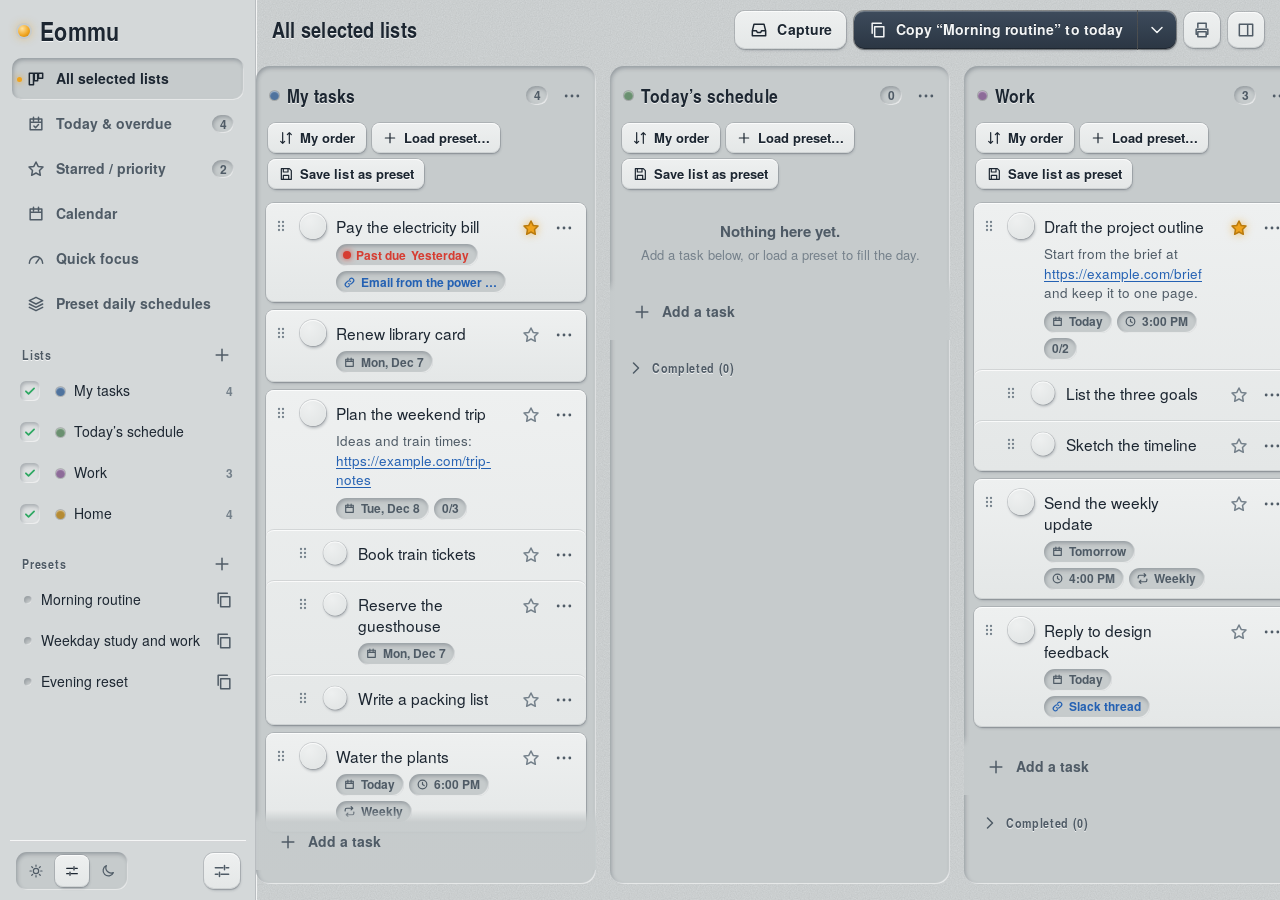
<file: index.html>
<!doctype html>
<html lang="en" data-theme="light">
<head>
<meta charset="utf-8">
<meta name="viewport" content="width=device-width, initial-scale=1, viewport-fit=cover">
<title>Eommu</title>
<meta name="description" content="Eommu is a tasks and daily schedule app that works offline and keeps everything on your device.">
<meta name="theme-color" content="#d7dadb">
<link rel="manifest" href="manifest.webmanifest">
<link rel="icon" href="icons/icon.svg" type="image/svg+xml">
<link rel="apple-touch-icon" href="icons/apple-touch-icon.png">
<meta name="mobile-web-app-capable" content="yes">
<meta name="apple-mobile-web-app-capable" content="yes">
<meta name="apple-mobile-web-app-title" content="Eommu">
<meta name="apple-mobile-web-app-status-bar-style" content="default">
<script>
/* set the theme before first paint so dark mode never flashes light */
try {
  var s = JSON.parse(localStorage.getItem('eommu.v1') || '{}'), t = s.settings && s.settings.theme;
  var dark = t === 'dark' || ((!t || t === 'system') && window.matchMedia && matchMedia('(prefers-color-scheme: dark)').matches);
  document.documentElement.setAttribute('data-theme', dark ? 'dark' : 'light');
} catch (e) {}
</script>
<style>
/* Eommu. One light source (top left). Trays are pressed in, keys and plates stand proud,
   labels are engraved. Amber is the only lamp colour; green means done, red means late. */

@font-face { font-family: 'Heros'; font-weight: 400; font-style: normal; font-display: swap; src: url([data-uri]) format('woff'); }
@font-face { font-family: 'Heros'; font-weight: 700; font-style: normal; font-display: swap; src: url([data-uri]) format('woff'); }
@font-face { font-family: 'HerosCn'; font-weight: 700; font-style: normal; font-display: swap; src: url([data-uri]) format('woff'); }

:root {
  --bg: #d4d8d9;          /* chassis */
  --tray: #c6cbcc;        /* recessed wells */
  --card: #e4e7e7;        /* raised plates */
  --card-hi: #eef0f0;
  --field: #dde0e1;
  --ink: #1c2631;
  --ink2: #4f5b66;
  --ink3: #75818b;
  --hi: rgba(255, 255, 255, .78);
  --lo: rgba(28, 38, 49, .30);
  --lo-soft: rgba(28, 38, 49, .11);
  --line: rgba(28, 38, 49, .15);
  --amber: #f0a31c;
  --amber-deep: #b97a0c;
  --green: #2fa863;
  --red: #d63d32;
  --focus: #2461b3;
  --key: #2b3643;
  --key-hi: #3d4b5c;
  --on-key: #f3f5f6;
  --pig0: #4f739e; --pig1: #6a9070; --pig2: #8d6b99; --pig3: #b58b34; --pig4: #3f8c8e; --pig5: #b2606f;
  --sh-raise: inset 0 1px 0 var(--hi), inset 0 -1px 0 var(--lo-soft), 1px 2px 3px -1px var(--lo), 0 0 0 1px var(--line);
  --sh-sink: inset 1px 2px 4px var(--lo), inset -1px -1px 1px var(--hi);
  --sh-press: inset 1px 2px 3px var(--lo), 0 0 0 1px var(--line);
  --font: 'Heros', 'Helvetica Neue', Helvetica, Arial, sans-serif;
  --font-cn: 'HerosCn', 'Heros', 'Arial Narrow', Arial, sans-serif;
  --safe-b: env(safe-area-inset-bottom, 0px);
  --safe-t: env(safe-area-inset-top, 0px);
  color-scheme: light;
}
:root[data-theme='dark'] {
  --bg: #2a2d30; --tray: #1f2124; --card: #35393d; --card-hi: #3e4348; --field: #25282b;
  --ink: #e8eaec; --ink2: #aab2b9; --ink3: #7f8890;
  --hi: rgba(255, 255, 255, .075); --lo: rgba(0, 0, 0, .6); --lo-soft: rgba(0, 0, 0, .32); --line: rgba(255, 255, 255, .09);
  --amber: #ffb52e; --amber-deep: #d68a10; --green: #43c77c; --red: #ef5d52; --focus: #6aa4f0;
  --key: #566679; --key-hi: #6a7b90; --on-key: #fff;
  color-scheme: dark;
}

* { box-sizing: border-box; -webkit-tap-highlight-color: transparent; }
html, body { height: 100%; margin: 0; }
body {
  font: 15px/1.4 var(--font); color: var(--ink); background: var(--bg); overflow: hidden;
  -webkit-font-smoothing: antialiased; text-rendering: optimizeLegibility; touch-action: manipulation; overscroll-behavior: none;
}
/* matte plastic grain */
body::before {
  content: ''; position: fixed; inset: 0; pointer-events: none; z-index: 0; opacity: .16; mix-blend-mode: multiply;
  background-image: url("data:image/svg+xml;utf8,<svg xmlns='http://www.w3.org/2000/svg' width='180' height='180'><filter id='n'><feTurbulence type='fractalNoise' baseFrequency='.85' numOctaves='2' stitchTiles='stitch'/><feColorMatrix values='0 0 0 0 0 0 0 0 0 0 0 0 0 0 0 0 0 0 .55 0'/></filter><rect width='100%' height='100%' filter='url(%23n)'/></svg>");
}
:root[data-theme='dark'] body::before { opacity: .22; mix-blend-mode: screen; }
button, input, select, textarea { font: inherit; color: inherit; }
button { cursor: pointer; }
:focus-visible { outline: 2px solid var(--focus); outline-offset: 2px; }
h1, h2, h3, p { margin: 0; }
[hidden] { display: none !important; }
kbd { font: 12px var(--font); padding: 1px 6px; border-radius: 4px; background: var(--card); box-shadow: var(--sh-raise); }

/* ---------- icons and small controls ---------- */
.ic { width: 20px; height: 20px; flex: none; fill: none; stroke: currentColor; stroke-width: 1.8; stroke-linecap: round; stroke-linejoin: round; }
.ic.dots { stroke-width: 3.4; }
.ic.ph { stroke: none; }
.ic.turn { transform: rotate(90deg); }
.ic { transition: transform .12s; }

.ibtn {
  width: 36px; height: 36px; display: inline-grid; place-items: center; flex: none; border: 0; border-radius: 10px; padding: 0;
  background: linear-gradient(180deg, var(--card-hi), var(--card)); box-shadow: var(--sh-raise); color: var(--ink2);
}
.ibtn:active, .ibtn.on { box-shadow: var(--sh-press); background: var(--tray); color: var(--ink); }
.ibtn.quiet { background: transparent; box-shadow: none; width: 32px; height: 32px; }
.ibtn.quiet:hover { background: var(--lo-soft); }
.ibtn.quiet:active { box-shadow: var(--sh-press); }
.ibtn.danger-i:hover { color: var(--red); }

.key {
  display: inline-flex; align-items: center; justify-content: center; gap: 8px; min-height: 38px; padding: 0 14px; border: 0; border-radius: 10px;
  background: linear-gradient(180deg, var(--card-hi), var(--card)); box-shadow: var(--sh-raise); color: var(--ink);
  font-weight: 700; font-size: 14px; letter-spacing: .005em; text-shadow: 0 1px 0 var(--hi); white-space: nowrap; transition: transform .06s;
}
.key:active { box-shadow: var(--sh-press); transform: translateY(1px); background: var(--tray); }
.key.small { min-height: 30px; padding: 0 10px; font-size: 13px; gap: 6px; border-radius: 8px; }
.key.small .ic { width: 16px; height: 16px; }
.key.primary {
  background: linear-gradient(180deg, var(--key-hi), var(--key)); color: var(--on-key); text-shadow: 0 -1px 0 rgba(0, 0, 0, .35);
  box-shadow: inset 0 1px 0 rgba(255, 255, 255, .22), inset 0 -1px 0 rgba(0, 0, 0, .3), 1px 2px 3px -1px var(--lo), 0 0 0 1px rgba(0, 0, 0, .35);
}
.key.primary:active { background: var(--key); box-shadow: inset 1px 2px 4px rgba(0, 0, 0, .5), 0 0 0 1px rgba(0, 0, 0, .35); }
.key.danger { color: var(--red); }
.key.left { margin-right: auto; }
.linkbtn { border: 0; background: none; padding: 2px 4px; color: var(--focus); font-weight: 700; font-size: 13px; text-decoration: underline; text-underline-offset: 3px; }

.field {
  width: 100%; min-height: 40px; padding: 8px 11px; border: 0; border-radius: 8px; background: var(--field); box-shadow: var(--sh-sink);
  font-size: 15px; color: var(--ink); resize: vertical;
}
.field::placeholder, .title::placeholder { color: var(--ink3); }
select.field { appearance: none; padding-right: 32px; background-image: url("data:image/svg+xml;utf8,<svg xmlns='http://www.w3.org/2000/svg' width='14' height='14' viewBox='0 0 24 24' fill='none' stroke='%23788591' stroke-width='3' stroke-linecap='round' stroke-linejoin='round'><path d='M6 9l6 6 6-6'/></svg>"); background-repeat: no-repeat; background-position: right 11px center; }
.field.num { width: 84px; }
.field.time { width: 128px; }

.seg { display: inline-flex; padding: 3px; gap: 2px; border-radius: 11px; background: var(--tray); box-shadow: var(--sh-sink); }
.seg button { display: inline-flex; align-items: center; gap: 6px; min-height: 32px; padding: 0 12px; border: 0; border-radius: 8px; background: none; color: var(--ink2); font-weight: 700; font-size: 13px; }
.seg button.on { background: linear-gradient(180deg, var(--card-hi), var(--card)); box-shadow: var(--sh-raise); color: var(--ink); }
.seg .ic { width: 16px; height: 16px; }
.seg.icons button { padding: 0 9px; }

.switch { position: relative; width: 52px; height: 30px; flex: none; border: 0; padding: 0; border-radius: 15px; background: var(--tray); box-shadow: var(--sh-sink); transition: background .15s; }
.switch .knob { position: absolute; top: 3px; left: 3px; width: 24px; height: 24px; border-radius: 50%; background: radial-gradient(circle at 35% 30%, var(--card-hi), var(--card) 70%); box-shadow: 1px 2px 3px var(--lo), inset 0 1px 0 var(--hi); transition: transform .15s; }
.switch.on { background: color-mix(in srgb, var(--amber) 55%, var(--tray)); }
.switch.on .knob { transform: translateX(22px); }

.pills { display: flex; flex-wrap: wrap; gap: 6px; }
.pill { min-width: 44px; min-height: 36px; padding: 0 10px; border: 0; border-radius: 18px; background: linear-gradient(180deg, var(--card-hi), var(--card)); box-shadow: var(--sh-raise); font-weight: 700; font-size: 13px; color: var(--ink2); }
.pill.on { background: var(--tray); box-shadow: var(--sh-press); color: var(--ink); position: relative; }
.pill.on::after { content: ''; position: absolute; top: 5px; right: 7px; width: 5px; height: 5px; border-radius: 50%; background: var(--amber); box-shadow: 0 0 5px var(--amber); }

.count { display: inline-block; min-width: 22px; padding: 1px 7px; border-radius: 11px; background: var(--tray); box-shadow: var(--sh-sink); font-size: 12px; font-weight: 700; text-align: center; color: var(--ink2); font-variant-numeric: tabular-nums; }
.count.soft { background: none; box-shadow: none; color: var(--ink3); }
.dot { display: inline-block; width: 9px; height: 9px; border-radius: 50%; flex: none; background: var(--pig0); box-shadow: inset 0 1px 1px rgba(255, 255, 255, .5), 0 0 0 1px rgba(0, 0, 0, .18); }
.c0 .dot, .dot.c0 { background: var(--pig0); } .c1 .dot, .dot.c1 { background: var(--pig1); } .c2 .dot, .dot.c2 { background: var(--pig2); }
.c3 .dot, .dot.c3 { background: var(--pig3); } .c4 .dot, .dot.c4 { background: var(--pig4); } .c5 .dot, .dot.c5 { background: var(--pig5); }
.led { display: inline-block; width: 8px; height: 8px; border-radius: 50%; flex: none; background: var(--red); box-shadow: 0 0 6px var(--red); }
.lamp { width: 12px; height: 12px; border-radius: 50%; background: radial-gradient(circle at 35% 30%, #ffe3a0, var(--amber) 60%, var(--amber-deep)); box-shadow: 0 0 0 2px var(--tray), 0 0 10px rgba(240, 163, 28, .7); }
.lamp-sm { display: inline-block; width: 8px; height: 8px; border-radius: 50%; flex: none; background: var(--tray); box-shadow: var(--sh-sink); }
.lamp-sm.lit { background: var(--amber); box-shadow: 0 0 6px var(--amber); }

.help { font-size: 13px; color: var(--ink2); line-height: 1.45; }
.empty-note { font-size: 13px; color: var(--ink3); padding: 6px 4px; }
.empty-note.center { text-align: center; padding: 22px; }
.plain { font-size: 15px; line-height: 1.5; }
.engr { text-shadow: 0 1px 0 var(--hi); }

/* ---------- shell ---------- */
#app { position: relative; z-index: 1; display: grid; grid-template-columns: 256px minmax(0, 1fr); height: 100dvh; }
.stage { display: flex; flex-direction: column; min-width: 0; height: 100dvh; padding-top: var(--safe-t); }
.main { flex: 1; min-height: 0; overflow: auto; }
.main.v-board { overflow: hidden; }

.side { display: flex; flex-direction: column; min-height: 0; padding: 14px 10px 10px; background: var(--bg); box-shadow: inset -1px 0 0 var(--line), 1px 0 0 var(--hi); }
.brand { display: flex; align-items: center; gap: 10px; padding: 4px 8px 14px; }
.brand h1 { font: 700 26px/1 var(--font-cn); letter-spacing: .01em; text-shadow: 0 1px 0 var(--hi); }
.side-scroll { flex: 1; min-height: 0; overflow-y: auto; padding: 0 2px; }
.nav { display: grid; gap: 3px; margin-bottom: 14px; }
.nav-item { position: relative; display: flex; align-items: center; gap: 10px; min-height: 42px; padding: 0 10px 0 14px; border: 0; border-radius: 10px; background: none; text-align: left; font-weight: 700; font-size: 14px; color: var(--ink2); }
.nav-item .lbl { flex: 1; }
.nav-item:hover { background: var(--lo-soft); }
.nav-item.on { background: var(--tray); box-shadow: var(--sh-sink); color: var(--ink); }
.nav-item.on::before { content: ''; position: absolute; left: 5px; top: 50%; width: 5px; height: 5px; margin-top: -2.5px; border-radius: 50%; background: var(--amber); box-shadow: 0 0 6px var(--amber); }
.grp { margin-bottom: 14px; }
.grp header { display: flex; align-items: center; justify-content: space-between; padding: 0 6px 0 10px; }
.grp h3 { font: 700 13px var(--font-cn); letter-spacing: .06em; color: var(--ink2); text-shadow: 0 1px 0 var(--hi); }
.grp-rows { display: grid; grid-template-columns: minmax(0, 1fr); gap: 1px; }
.list-row, .preset-row { display: flex; align-items: center; gap: 4px; padding-right: 4px; border-radius: 9px; min-height: 40px; }
.preset-row.on { background: var(--tray); box-shadow: var(--sh-sink); }
.vis { position: relative; width: 36px; height: 36px; display: grid; place-items: center; flex: none; cursor: pointer; }
.vis input { position: absolute; inset: 0; opacity: 0; margin: 0; cursor: pointer; }
.vis .box, .ck .box { width: 20px; height: 20px; display: grid; place-items: center; border-radius: 6px; background: var(--field); box-shadow: var(--sh-sink); color: transparent; }
.vis .box .ic, .ck .box .ic { width: 14px; height: 14px; stroke-width: 3; }
.vis input:checked + .box, .ck input:checked + .box { color: var(--green); }
.vis input:focus-visible + .box, .ck input:focus-visible + .box { outline: 2px solid var(--focus); outline-offset: 2px; }
.lname { flex: 1; min-width: 0; display: flex; align-items: center; gap: 9px; min-height: 38px; padding: 0 4px; border: 0; background: none; text-align: left; font-size: 14px; color: var(--ink); }
.lname .lbl { overflow: hidden; text-overflow: ellipsis; white-space: nowrap; }
.preset-row .lname { padding-left: 12px; }
.side-foot { display: flex; align-items: center; justify-content: space-between; gap: 8px; padding: 10px 6px 0; margin-top: 6px; box-shadow: 0 -1px 0 var(--line), 0 -2px 0 var(--hi); }
.scrim { display: none; }

.topbar { display: flex; align-items: center; gap: 12px; min-height: 60px; padding: 10px 16px; flex: none; }
.menu-btn { display: none; }
.view-title { flex: 1; min-width: 0; font: 700 22px/1.1 var(--font-cn); letter-spacing: .01em; text-shadow: 0 1px 0 var(--hi); overflow: hidden; text-overflow: ellipsis; white-space: nowrap; }
.bar-actions { display: flex; align-items: center; gap: 8px; }
.split { display: inline-flex; }
.split .key:first-child { border-radius: 10px 0 0 10px; }
.split .key.caret { border-radius: 0 10px 10px 0; padding: 0 9px; margin-left: 1px; min-width: 36px; }
.split .pname { max-width: 150px; overflow: hidden; text-overflow: ellipsis; white-space: nowrap; font-weight: 700; }
.split .lbl { display: inline-flex; gap: 4px; align-items: baseline; max-width: 300px; }
.split.wide { display: flex; width: 100%; }
.split.wide .key:first-child { flex: 1; }

.tabbar { display: none; }

/* ---------- board ---------- */
.board { display: flex; align-items: stretch; gap: 14px; height: 100%; padding: 6px 16px 16px; overflow-x: auto; overflow-y: hidden; scroll-snap-type: x proximity; }
.col { flex: none; width: 340px; display: flex; flex-direction: column; min-height: 0; border-radius: 14px; background: var(--tray); box-shadow: var(--sh-sink); scroll-snap-align: start; }
.col.ping { animation: ping .9s ease-out; }
@keyframes ping { 0% { box-shadow: var(--sh-sink), 0 0 0 3px var(--amber); } 100% { box-shadow: var(--sh-sink), 0 0 0 3px transparent; } }
.col.drop-hot, .drop-hot { outline: 2px dashed var(--amber); outline-offset: -4px; }
.col-head { display: flex; align-items: center; gap: 8px; padding: 12px 8px 4px 14px; }
.col-title { flex: 1; min-width: 0; padding: 4px 6px; margin-left: -6px; border: 0; border-radius: 6px; background: transparent; font: 700 19px var(--font-cn); letter-spacing: .01em; color: var(--ink); text-shadow: 0 1px 0 var(--hi); text-overflow: ellipsis; }
.col-title:hover { background: var(--lo-soft); }
.col-title:focus { background: var(--field); box-shadow: var(--sh-sink); outline: none; }
.col-tools { display: flex; flex-wrap: wrap; gap: 6px; padding: 6px 12px 10px; }
.col-body { flex: 1; min-height: 0; overflow-y: auto; padding: 4px 10px 14px; }
.new-col { flex: none; width: 200px; align-self: flex-start; display: flex; align-items: center; justify-content: center; gap: 8px; min-height: 56px; border: 2px dashed var(--line); border-radius: 14px; background: none; font-weight: 700; color: var(--ink2); }
.new-col:hover { border-color: var(--ink3); }

.sec-head { display: flex; align-items: center; justify-content: space-between; padding: 12px 6px 6px; font: 700 13px var(--font-cn); letter-spacing: .06em; color: var(--ink2); text-shadow: 0 1px 0 var(--hi); }
.sec-head.past { color: var(--red); }
.empty { padding: 18px 8px 10px; text-align: center; }
.empty p { font-weight: 700; color: var(--ink2); }
.empty .sub, .blank .sub { font-weight: 400; font-size: 13px; color: var(--ink3); margin-top: 4px; }
.blank { display: grid; place-content: center; justify-items: center; gap: 10px; min-height: 60%; padding: 32px 20px; text-align: center; }
.blank .big { font: 700 22px var(--font-cn); text-shadow: 0 1px 0 var(--hi); }
.blank .sub { max-width: 34ch; margin: 0; }

/* the unit: a parent and its subtasks stay together as one plate */
.unit { margin: 0 0 8px; border-radius: 8px; background: linear-gradient(180deg, var(--card-hi), var(--card)); box-shadow: var(--sh-raise); }
.drag-src { opacity: .35; }
.subs { position: relative; }
.subs .task { border-top: 1px solid var(--lo-soft); box-shadow: 0 1px 0 var(--hi) inset; }
.task { touch-action: pan-y; position: relative; display: grid; grid-template-columns: auto 28px minmax(0, 1fr) auto; align-items: start; gap: 4px 8px; padding: 9px 6px 9px 4px; border-radius: 8px; }
.task:focus-visible { outline-offset: -2px; }
.task.sub { padding-left: 26px; }
.task.sub .check { transform: scale(.88); }
.task.starred { }
.grip { display: grid; place-items: center; width: 22px; height: 30px; color: var(--ink3); cursor: grab; touch-action: none; margin-left: 0; margin-top: -1px; }
.grip .ic { width: 16px; height: 16px; }
.task:not(:has(.grip)) { grid-template-columns: 28px minmax(0, 1fr) auto; padding-left: 10px; }
.task.sub:not(:has(.grip)) { padding-left: 30px; }

.check { position: relative; width: 26px; height: 26px; margin-top: 1px; padding: 0; border: 0; border-radius: 50%; display: grid; place-items: center; flex: none;
  background: radial-gradient(circle at 35% 28%, var(--card-hi), var(--card) 68%); box-shadow: 1px 2px 3px var(--lo), inset 0 1px 0 var(--hi), 0 0 0 1px var(--line); color: transparent; }
.check::after { content: ''; position: absolute; inset: -6px -8px -6px -3px; }
.check .ic { width: 15px; height: 15px; stroke-width: 3.2; }
.check:hover { color: var(--ink3); }
.check[aria-checked='true'] { background: var(--tray); box-shadow: var(--sh-sink); color: var(--green); }
.check[aria-checked='true'] .ic { filter: drop-shadow(0 0 3px color-mix(in srgb, var(--green) 70%, transparent)); }
.check.ghost { background: none; box-shadow: var(--sh-sink); }
.check.mini { width: 18px; height: 18px; margin: 0; }
.check.mini .ic { width: 11px; height: 11px; }
.check.mini::after { inset: -6px; }

.body { min-width: 0; padding-top: 2px; }
.title { display: block; width: 100%; padding: 2px 4px; margin: 0 0 0 -4px; border: 0; border-radius: 5px; resize: none; overflow: hidden; background: transparent; font-size: 15.5px; line-height: 1.35; color: var(--ink); }
.title:hover { background: var(--lo-soft); }
.title:focus { background: var(--field); box-shadow: var(--sh-sink); outline: none; }
.task.done .title { text-decoration: line-through; text-decoration-thickness: 1.5px; color: var(--ink3); }
.task.done .badge { opacity: .7; }
.notes { margin: 2px 0 0 -4px; padding: 3px 4px; border-radius: 5px; font-size: 13.5px; line-height: 1.45; color: var(--ink2); white-space: pre-wrap; overflow-wrap: anywhere; cursor: text; }
.notes:hover { background: var(--lo-soft); }
.notes a { color: var(--focus); text-underline-offset: 2px; }
.notes-in { width: 100%; padding: 5px 6px; border: 0; border-radius: 6px; background: var(--field); box-shadow: var(--sh-sink); font-size: 13.5px; line-height: 1.45; resize: none; overflow: hidden; margin-left: -4px; }
.notes.open { margin-left: 0; }
.meta { display: flex; flex-wrap: wrap; gap: 5px; margin-top: 5px; }
.badge { display: inline-flex; align-items: center; gap: 5px; max-width: 100%; min-height: 22px; padding: 0 9px 0 7px; border: 0; border-radius: 11px; background: var(--tray); box-shadow: var(--sh-sink); font-size: 12px; font-weight: 700; color: var(--ink2); text-decoration: none; white-space: nowrap; }
.badge .ic { width: 13px; height: 13px; stroke-width: 2.2; }
button.badge:hover, a.badge:hover { color: var(--ink); }
.badge.late { color: var(--red); }
.badge.late b { font-weight: 700; }
.badge.src { color: var(--focus); }
.badge.src .tx { overflow: hidden; text-overflow: ellipsis; max-width: 160px; }
.badge.cnt, .badge.crumb { padding: 0 8px; }
.badge.crumb { font-weight: 400; max-width: 100%; overflow: hidden; text-overflow: ellipsis; }
.badge.listb { padding-left: 8px; }

.acts { display: flex; align-items: center; gap: 0; padding-top: 0; }
.star { width: 34px; height: 30px; display: grid; place-items: center; border: 0; padding: 0; background: none; border-radius: 8px; color: var(--ink3); }
.star:hover { color: var(--ink2); }
.star .ic { width: 20px; height: 20px; }
.star.on { color: var(--amber-deep); }
.star.on .ic { fill: var(--amber); filter: drop-shadow(0 0 4px color-mix(in srgb, var(--amber) 65%, transparent)); }
.hovs { position: absolute; right: 78px; top: 7px; display: flex; gap: 2px; padding: 1px; border-radius: 9px; background: var(--card); box-shadow: var(--sh-raise); z-index: 2; }
.hovs .ibtn { width: 28px; height: 28px; }
@media (hover: hover) {
  .hovs { opacity: 0; pointer-events: none; transition: opacity .1s; }
  .task:hover .hovs, .task:focus-within .hovs, .task:focus .hovs { opacity: 1; pointer-events: auto; }
}
@media (hover: none) { .hovs { display: none; } }

.add-holder { position: sticky; bottom: 0; z-index: 3; margin: 6px -10px 8px; padding: 10px 10px 6px; background: linear-gradient(180deg, transparent 0, color-mix(in srgb, var(--tray) 94%, transparent) 12px); }
.add-row { display: flex; align-items: center; gap: 10px; width: 100%; min-height: 44px; padding: 0 12px; border: 0; border-radius: 8px; background: transparent; color: var(--ink2); font-weight: 700; font-size: 14px; text-align: left; }
.add-row:hover { background: var(--lo-soft); }
.add-row.open { cursor: default; padding: 8px 10px; background: linear-gradient(180deg, var(--card-hi), var(--card)); box-shadow: var(--sh-raise); }
.add-row.open .check { width: 22px; height: 22px; flex: none; }
.add-row .title { font-weight: 400; }

.drawer { margin-top: 10px; }
.drawer-head { display: flex; align-items: center; justify-content: space-between; gap: 8px; }
.drawer-toggle { display: inline-flex; align-items: center; gap: 6px; min-height: 36px; padding: 0 6px; border: 0; background: none; font: 700 13px var(--font-cn); letter-spacing: .05em; color: var(--ink2); text-shadow: 0 1px 0 var(--hi); }
.drawer-body { padding-top: 6px; }
.drawer .unit { opacity: .92; }

/* ---------- smart views ---------- */
.panel, .widget { max-width: 760px; margin: 0 auto; padding: 6px 16px 28px; }
.smart-sec { margin-bottom: 8px; }
.smart-rows { border-radius: 10px; background: linear-gradient(180deg, var(--card-hi), var(--card)); box-shadow: var(--sh-raise); }
.smart-rows > .task + .task { border-top: 1px solid var(--lo-soft); box-shadow: 0 1px 0 var(--hi) inset; }
.v-today .sec-head, .v-starred .sec-head, .v-widget .sec-head { padding-left: 4px; }

.widget { display: grid; gap: 14px; max-width: 560px; }
.device { padding: 16px; border-radius: 16px; background: linear-gradient(180deg, var(--card-hi), var(--card)); box-shadow: var(--sh-raise); display: grid; gap: 12px; }
.w-date { font: 700 14px var(--font-cn); letter-spacing: .05em; color: var(--ink2); text-shadow: 0 1px 0 var(--hi); }
.lcd { display: flex; align-items: baseline; justify-content: space-between; gap: 12px; padding: 12px 16px; border-radius: 10px; background: #14181b; box-shadow: inset 0 2px 6px rgba(0, 0, 0, .7), inset 0 0 0 1px rgba(255, 255, 255, .04), 0 1px 0 var(--hi); color: #ffb33a; }
.lcd .pct { font: 700 64px/1 var(--font-cn); font-variant-numeric: tabular-nums; text-shadow: 0 0 14px rgba(255, 179, 58, .45); }
.lcd .pct small { font-size: 28px; margin-left: 2px; }
.lcd-note { font: 700 15px var(--font-cn); letter-spacing: .04em; opacity: .85; text-align: right; }
.leds { display: grid; grid-template-columns: repeat(20, 1fr); gap: 3px; padding: 7px; border-radius: 9px; background: var(--tray); box-shadow: var(--sh-sink); }
.leds i { height: 22px; border-radius: 3px; background: rgba(0, 0, 0, .14); box-shadow: inset 0 1px 2px var(--lo); }
:root[data-theme='dark'] .leds i { background: rgba(255, 255, 255, .05); }
.leds .seg-on { background: linear-gradient(180deg, #ffc84f, #e8960f); box-shadow: 0 0 9px rgba(240, 163, 28, .65), inset 0 1px 0 rgba(255, 255, 255, .55); }
.leds.full .seg-on { background: linear-gradient(180deg, #62d896, #2aa05e); box-shadow: 0 0 9px rgba(47, 168, 99, .6), inset 0 1px 0 rgba(255, 255, 255, .5); }
.w-over { display: flex; align-items: center; gap: 8px; font-size: 13px; color: var(--ink2); }
.w-actions { display: grid; }
.w-list .smart-sec { margin-bottom: 12px; }

/* ---------- calendar ---------- */
.v-calendar { display: flex; flex-direction: column; overflow: hidden; }
.cal { display: flex; flex-direction: column; height: 100%; min-height: 0; padding: 0 16px 14px; }
.cal-bar { display: flex; flex-wrap: wrap; align-items: center; gap: 10px 14px; padding: 4px 0 12px; }
.cal-nav { display: flex; align-items: center; gap: 6px; }
.cal-label { flex: 1; min-width: 150px; font: 700 18px var(--font-cn); letter-spacing: .01em; text-shadow: 0 1px 0 var(--hi); }
.cal-scroll { flex: 1; min-height: 0; overflow: auto; border-radius: 12px; background: var(--tray); box-shadow: var(--sh-sink); }
.cal-inner { position: relative; }
.cal-head { position: sticky; top: 0; z-index: 4; display: grid; background: var(--card); box-shadow: 0 1px 0 var(--line), 0 3px 6px -3px var(--lo); }
.cal-body { display: grid; }
.gut { position: sticky; left: 0; z-index: 3; background: var(--card); box-shadow: 1px 0 0 var(--line); font-size: 11.5px; font-weight: 700; color: var(--ink3); }
.gut.corner { z-index: 5; }
.gut.hr { padding: 6px 6px 0 0; text-align: right; min-height: 58px; }
.gut.ad-label { padding: 8px 6px 0 0; text-align: right; z-index: 5; }
.day-h { display: grid; justify-items: center; gap: 0; padding: 6px 4px 4px; border: 0; background: none; border-left: 1px solid var(--line); color: var(--ink2); }
.day-h .dn { font: 700 12px var(--font-cn); letter-spacing: .06em; }
.day-h .dd { font: 700 20px/1.2 var(--font-cn); width: 34px; height: 34px; display: grid; place-items: center; border-radius: 50%; }
.day-h.today .dd { background: var(--key); color: var(--on-key); box-shadow: inset 0 1px 0 rgba(255, 255, 255, .2), 1px 2px 3px var(--lo); }
.allday { min-height: 34px; grid-template-columns: minmax(0, 1fr); min-width: 0; padding: 3px; display: grid; gap: 3px; align-content: start; border-left: 1px solid var(--line); border-top: 1px solid var(--line); }
.slot { position: relative; min-height: 58px; grid-template-columns: minmax(0, 1fr); min-width: 0; padding: 3px; display: grid; gap: 3px; align-content: start; border-left: 1px solid var(--line); border-top: 1px solid var(--line); }
.slot.today, .allday.today { background: color-mix(in srgb, var(--amber) 7%, transparent); }
.nowline { position: absolute; left: 0; right: 0; height: 0; border-top: 2px solid var(--red); z-index: 2; pointer-events: none; }
.nowline::before { content: ''; position: absolute; left: -4px; top: -5px; width: 8px; height: 8px; border-radius: 50%; background: var(--red); }
.chip { display: flex; align-items: center; gap: 6px; min-height: 28px; padding: 3px 8px 3px 5px; border-radius: 7px; background: linear-gradient(180deg, var(--card-hi), var(--card)); box-shadow: var(--sh-raise); border-left: 4px solid var(--pig0); font-size: 13px; cursor: grab; touch-action: pan-x pan-y; -webkit-touch-callout: none; user-select: none; }
.chip.c1 { border-left-color: var(--pig1); } .chip.c2 { border-left-color: var(--pig2); } .chip.c3 { border-left-color: var(--pig3); } .chip.c4 { border-left-color: var(--pig4); } .chip.c5 { border-left-color: var(--pig5); }
.chip { flex-wrap: wrap; row-gap: 0; }
.chip .ct { flex: 1 1 54px; min-width: 0; overflow: hidden; text-overflow: ellipsis; display: -webkit-box; -webkit-line-clamp: 2; -webkit-box-orient: vertical; line-height: 1.25; font-weight: 700; overflow-wrap: anywhere; }
.chip .cm { font-size: 11.5px; color: var(--ink2); white-space: nowrap; }
.chip.sub .ct { font-weight: 400; }
.chip.done { opacity: .6; }
.chip.done .ct { text-decoration: line-through; }
.chip.late .cm { color: var(--red); }
.chip .smallstar { width: 13px; height: 13px; fill: var(--amber); stroke: var(--amber-deep); }
.slot.drop-hot, .allday.drop-hot { outline: 2px solid var(--amber); outline-offset: -2px; background: color-mix(in srgb, var(--amber) 14%, transparent); }

/* ---------- presets ---------- */
.v-presets { padding: 4px 16px 28px; }
.pm.wide { display: grid; grid-template-columns: 290px minmax(0, 1fr); gap: 18px; align-items: start; max-width: 1100px; margin: 0 auto; }
.pm:not(.wide) { max-width: 700px; margin: 0 auto; }
.pm-list-head { display: flex; align-items: center; justify-content: space-between; padding: 0 4px 10px; }
.pm-list-head h3 { font: 700 16px var(--font-cn); text-shadow: 0 1px 0 var(--hi); }
.pcards { display: grid; gap: 8px; }
.pcard { display: flex; align-items: center; gap: 4px; padding: 4px 6px 4px 4px; border-radius: 10px; background: linear-gradient(180deg, var(--card-hi), var(--card)); box-shadow: var(--sh-raise); }
.pcard.on { background: var(--tray); box-shadow: var(--sh-sink); }
.pc-main { flex: 1; min-width: 0; display: grid; gap: 2px; padding: 8px; border: 0; background: none; text-align: left; }
.pc-name { display: flex; align-items: center; gap: 8px; font-weight: 700; }
.pc-sub { font-size: 12.5px; color: var(--ink2); }
.pe { display: grid; gap: 16px; }
.pe-head { display: flex; flex-wrap: wrap; align-items: center; gap: 10px 12px; }
.pe-name { flex: 1; min-width: 200px; padding: 4px 8px; margin-left: -8px; border: 0; border-radius: 8px; background: transparent; font: 700 26px var(--font-cn); letter-spacing: .01em; color: var(--ink); text-shadow: 0 1px 0 var(--hi); }
.pe-name:hover { background: var(--lo-soft); }
.pe-name:focus { background: var(--field); box-shadow: var(--sh-sink); outline: none; }
.pe-actions { display: flex; flex-wrap: wrap; gap: 8px; align-items: center; }
.pe-set { display: grid; gap: 14px; padding: 14px; border-radius: 12px; background: var(--tray); box-shadow: var(--sh-sink); }
.auto-row { display: flex; flex-wrap: wrap; align-items: center; gap: 10px 14px; }
.inl { display: inline-flex; align-items: center; gap: 8px; }
.pe-items { padding: 12px; border-radius: 12px; background: var(--tray); box-shadow: var(--sh-sink); }
.pe-items-head { padding: 2px 4px 10px; }
.pe-items-head h3 { font: 700 16px var(--font-cn); text-shadow: 0 1px 0 var(--hi); }
.prow { grid-template-columns: auto 116px minmax(0, 1fr) auto; }
.prow .time-in { width: 116px; min-height: 30px; padding: 2px 6px; border: 0; border-radius: 6px; background: var(--field); box-shadow: var(--sh-sink); font-size: 13.5px; font-variant-numeric: tabular-nums; margin-top: 1px; }
.prow.sub { padding-left: 26px; }
.pe-add { display: flex; align-items: center; gap: 10px; margin-top: 8px; padding: 6px 10px; border-radius: 8px; color: var(--ink2); }
.pe-add .title { flex: 1; }

/* ---------- forms and dialogs ---------- */
.form, .copy-form { display: grid; gap: 16px; }
.fld { display: grid; gap: 6px; min-width: 0; }
.fld > span:first-child, .fl { font-size: 13px; font-weight: 700; color: var(--ink2); }
.fld.row { display: flex; align-items: center; justify-content: space-between; }
.two { display: grid; grid-template-columns: 1fr 1fr; gap: 8px; }
.inl-row { display: flex; align-items: center; gap: 10px; }
.rep-box { display: grid; gap: 12px; padding: 12px; border-radius: 10px; background: var(--tray); box-shadow: var(--sh-sink); }
.rep-week { display: grid; gap: 6px; }
.btn-row { display: flex; flex-wrap: wrap; gap: 8px; }
.fl-row { display: flex; align-items: center; justify-content: space-between; }
.mini-actions { display: inline-flex; gap: 4px; }
.keys { list-style: none; margin: 0; padding: 0; display: grid; gap: 6px; }
.keys li { display: flex; align-items: center; gap: 12px; font-size: 13.5px; }
.keys kbd { min-width: 92px; text-align: center; }
.about { padding-top: 4px; }
.checklist { display: grid; gap: 2px; max-height: 260px; overflow: auto; padding: 8px; border-radius: 10px; background: var(--tray); box-shadow: var(--sh-sink); }
.ck { position: relative; display: flex; align-items: center; gap: 10px; min-height: 38px; padding: 0 6px; border-radius: 6px; cursor: pointer; }
.ck.sub { padding-left: 32px; }
.ck.off { opacity: .45; }
.ck input { position: absolute; opacity: 0; inset: 0; margin: 0; cursor: pointer; }
.ck-time { min-width: 64px; font-size: 12.5px; font-weight: 700; color: var(--ink2); font-variant-numeric: tabular-nums; }
.ck-time.none { font-weight: 400; color: var(--ink3); }
.ck-t { flex: 1; min-width: 0; overflow: hidden; text-overflow: ellipsis; white-space: nowrap; }

dialog.dlg { padding: 0; border: 0; border-radius: 16px; width: min(560px, calc(100vw - 24px)); max-height: min(88dvh, 820px); background: var(--bg); color: var(--ink); box-shadow: 0 0 0 1px var(--line), inset 0 1px 0 var(--hi), 0 24px 60px rgba(10, 16, 22, .45); overflow: hidden; }
dialog.dlg.small { width: min(420px, calc(100vw - 24px)); }
dialog.dlg.wide-dlg { width: min(600px, calc(100vw - 24px)); }
dialog.dlg::backdrop { background: rgba(18, 24, 30, .5); }
.dlg-in { display: flex; flex-direction: column; max-height: inherit; }
dialog.dlg[open] .dlg-in { max-height: min(88dvh, 820px); }
.dlg-head { display: flex; align-items: center; justify-content: space-between; gap: 12px; padding: 14px 14px 10px 20px; }
.dlg-head h2 { font: 700 20px var(--font-cn); text-shadow: 0 1px 0 var(--hi); }
.dlg-body { flex: 1; min-height: 0; overflow: auto; padding: 4px 20px 18px; }
.dlg-foot { display: flex; align-items: center; justify-content: flex-end; gap: 8px; padding: 12px 16px calc(14px + var(--safe-b)); box-shadow: 0 -1px 0 var(--line), 0 -2px 0 var(--hi); }

/* ---------- menus, toasts, drag ---------- */
.menu { position: fixed; z-index: 100; min-width: 200px; max-width: min(320px, calc(100vw - 16px)); padding: 6px; border-radius: 12px; background: var(--bg); box-shadow: 0 0 0 1px var(--line), inset 0 1px 0 var(--hi), 0 14px 34px rgba(10, 16, 22, .4); }
.menu-item { display: flex; align-items: center; gap: 10px; width: 100%; min-height: 40px; padding: 0 10px; border: 0; border-radius: 8px; background: none; text-align: left; font-size: 14px; color: var(--ink); }
.menu-item:hover, .menu-item:focus-visible { background: var(--lo-soft); outline: none; }
.menu-item:focus-visible { box-shadow: inset 0 0 0 2px var(--focus); }
.menu-item.danger { color: var(--red); }
.menu-item:disabled { opacity: .45; cursor: default; }
.menu-item .lbl { flex: 1; }
.menu-item .hint { font-size: 12px; color: var(--ink3); }
.menu-item .tick { color: var(--green); stroke-width: 3; }
.menu-sep { height: 1px; margin: 5px 6px; background: var(--line); box-shadow: 0 1px 0 var(--hi); }
.menu-head { padding: 8px 10px 4px; font: 700 12px var(--font-cn); letter-spacing: .06em; color: var(--ink3); }

#toasts { position: fixed; z-index: 200; left: 50%; bottom: calc(18px + var(--safe-b)); transform: translateX(-50%); display: grid; gap: 8px; width: min(460px, calc(100vw - 24px)); pointer-events: none; }
.toast { pointer-events: auto; display: flex; align-items: center; gap: 8px; padding: 8px 6px 8px 14px; border-radius: 12px; background: #2b3541; color: #f1f4f6; font-size: 14px; line-height: 1.35; box-shadow: inset 0 1px 0 rgba(255, 255, 255, .14), 0 10px 26px rgba(8, 12, 16, .45), 0 0 0 1px rgba(0, 0, 0, .4); animation: rise .18s ease-out; }
.toast.reminder { border-left: 5px solid var(--amber); }
.toast .msg { flex: 1; min-width: 0; padding: 4px 0; }
.tbtn { min-height: 34px; padding: 0 12px; border: 0; border-radius: 8px; background: rgba(255, 255, 255, .12); color: #ffd27a; font-weight: 700; font-size: 13.5px; }
.tbtn:active { background: rgba(255, 255, 255, .2); }
.tclose { width: 32px; height: 32px; display: grid; place-items: center; border: 0; background: none; border-radius: 8px; color: #b6bfc8; padding: 0; }
.tclose .ic { width: 16px; height: 16px; }
@keyframes rise { from { transform: translateY(8px); opacity: 0; } to { transform: none; opacity: 1; } }

.ghost { position: fixed; z-index: 300; left: 0; top: 0; pointer-events: none; max-width: 260px; padding: 8px 12px; border-radius: 9px; background: var(--card-hi); color: var(--ink); font-weight: 700; font-size: 14px; box-shadow: 0 12px 28px rgba(10, 16, 22, .4), 0 0 0 1px var(--line); display: grid; }
.ghost span { overflow: hidden; text-overflow: ellipsis; white-space: nowrap; }
.ghost em { font-style: normal; font-weight: 400; font-size: 12px; color: var(--ink2); }
.ghost.no { opacity: .6; }
.dropline { position: fixed; z-index: 250; display: none; height: 3px; margin-top: -1px; border-radius: 2px; background: var(--amber); box-shadow: 0 0 8px var(--amber); pointer-events: none; }
body.dragging, body.dragging * { cursor: grabbing !important; user-select: none; -webkit-user-select: none; }

/* ---------- phone and sidebar-mode layout (class .m is set from JS) ---------- */
body.m { font-size: 16px; }
body.m #app { grid-template-columns: minmax(0, 1fr); }
body.m .side { position: fixed; z-index: 60; top: 0; bottom: 0; left: 0; width: min(310px, 86vw); padding-top: calc(14px + var(--safe-t)); transform: translateX(-102%); transition: transform .2s ease-out; box-shadow: 8px 0 30px rgba(10, 16, 22, .35), inset -1px 0 0 var(--line); }
body.m.side-open .side { transform: none; }
body.m .scrim { display: block; position: fixed; z-index: 55; inset: 0; background: rgba(18, 24, 30, .45); opacity: 0; pointer-events: none; transition: opacity .2s; }
body.m.side-open .scrim { opacity: 1; pointer-events: auto; }
body.m .menu-btn { display: inline-grid; }
body.m .topbar { padding: 8px 12px; gap: 8px; min-height: 56px; }
body.m .view-title { font-size: 19px; }
body.m .bar-actions .lbl:not(.split .lbl) { display: none; }
body.m .bar-actions > .key { width: 38px; padding: 0; }
body.m .bar-split .lbl { display: none; }
body.m .bar-split .key:first-child { width: 40px; padding: 0; }
body.m .hide-m { display: none; }
body.m .stage { padding-bottom: calc(62px + var(--safe-b)); }
body.m .tabbar { position: fixed; z-index: 40; left: 0; right: 0; bottom: 0; display: grid; grid-template-columns: repeat(5, 1fr); padding: 6px 6px calc(6px + var(--safe-b)); background: var(--bg); box-shadow: 0 -1px 0 var(--line), 0 -2px 0 var(--hi); }
.tabbar button { display: grid; justify-items: center; gap: 2px; min-height: 48px; padding: 4px 2px; border: 0; border-radius: 10px; background: none; color: var(--ink2); font-size: 11.5px; font-weight: 700; }
.tabbar button.on { background: var(--tray); box-shadow: var(--sh-sink); color: var(--ink); }
body.m .board { padding: 4px 12px 14px; gap: 10px; scroll-snap-type: x mandatory; scroll-padding-left: 12px; }
body.m .col { width: calc(100vw - 40px); max-width: 420px; }
body.m .new-col { width: 140px; }
body.m .col-tools .key.small { min-height: 36px; }
body.m .grip { width: 32px; height: 42px; margin-top: -6px; }
body.m .task { grid-template-columns: auto 28px minmax(0, 1fr) auto; gap: 4px 6px; padding-left: 0; }
body.m .task.sub { padding-left: 20px; }
body.m #toasts { bottom: calc(74px + var(--safe-b)); }
body.m .panel, body.m .widget { padding: 4px 12px 24px; }
body.m .field, body.m .title, body.m .col-title, body.m .notes-in, body.m .pe-name, body.m .time-in { font-size: 16px; }
body.m .pe-name { font-size: 24px; }
body.m .pe-actions { width: 100%; }
body.m .pe-actions .key.primary { flex: 1 1 100%; }
body.m .pe-actions .key:not(.primary) { flex: 1; }
body.m .v-presets { padding: 4px 12px 24px; }
body.m .cal { padding: 0 10px 10px; }
body.m .lcd .pct { font-size: 54px; }
body.m .leds i { height: 18px; }
body.m .prow { grid-template-columns: auto minmax(0, 1fr) auto; grid-template-areas: 'grip time acts' 'grip body body'; align-items: center; }
body.m .prow > .grip { grid-area: grip; align-self: start; }
body.m .prow > .time-in { grid-area: time; justify-self: start; width: 120px; min-height: 36px; }
body.m .prow > .body { grid-area: body; }
body.m .prow > .acts { grid-area: acts; }
body.m dialog.dlg { width: 100vw; max-width: 100vw; margin: auto 0 0; border-radius: 18px 18px 0 0; max-height: 92dvh; }
body.m dialog.dlg[open] .dlg-in { max-height: 92dvh; }
body.m dialog.dlg.small { margin: auto 12px; width: calc(100vw - 24px); border-radius: 16px; }
body.m .two { grid-template-columns: 1fr; }

body.compact { background: var(--bg); }
body.compact #app { width: 375px; margin-left: auto; box-shadow: -10px 0 36px rgba(10, 16, 22, .3), -1px 0 0 var(--line); background: var(--bg); }
body.compact .side { left: auto; right: 0; transform: translateX(102%); }
body.compact.side-open .side { transform: none; }
body.compact .tabbar { width: 375px; left: auto; right: 0; }
body.compact #toasts { left: auto; right: 12px; transform: none; width: 351px; }
body.compact dialog.dlg { width: 375px; max-width: 375px; margin: auto 0 0 auto; }
body.compact dialog.dlg.small { width: 351px; margin: auto 12px auto auto; }

@media (min-width: 760px) { .stage { min-width: 0; } }

/* ---------- print: lists as clean paper, no controls ---------- */
@media print {
  @page { margin: 14mm; }
  html, body { height: auto; overflow: visible; background: #fff; color: #000; }
  body::before, .scrim { display: none; }
  #app { display: block; height: auto; width: auto !important; box-shadow: none !important; }
  .side, .topbar .bar-actions, .menu-btn, .tabbar, #toasts, .acts, .grip, .add-holder, .col-tools, .drawer, .new-col, .menu, dialog, .cal-bar .seg, .cal-nav, .pe-actions, .pe-add, .pe-set .switch { display: none !important; }
  .stage { height: auto; padding: 0; }
  .topbar { padding: 0 0 8mm; }
  .view-title { font-size: 20pt; color: #000; text-shadow: none; }
  .main, .main.v-board { overflow: visible; height: auto; }
  .board { display: block; height: auto; overflow: visible; padding: 0; }
  .col { width: auto; margin: 0 0 8mm; break-inside: avoid-page; background: none; box-shadow: none; border: 1px solid #999; border-radius: 4px; }
  .col-body { overflow: visible; padding: 2mm 3mm; }
  .col-title { color: #000; text-shadow: none; font-size: 15pt; }
  .unit, .smart-rows { background: none; box-shadow: none; border-radius: 0; margin: 0; }
  .task { padding: 2mm 0; break-inside: avoid; border: 0 !important; box-shadow: none !important; grid-template-columns: 22px 1fr !important; }
  .check { width: 14px; height: 14px; box-shadow: none; background: none; border: 1.5px solid #000; }
  .check .ic { display: none; }
  .check[aria-checked='true'] .ic { display: block; width: 10px; height: 10px; filter: none; color: #000; }
  .hovs { display: none !important; }
  .title { font-size: 11pt; color: #000; overflow: visible; }
  .task.done .title { color: #555; }
  .badge, .count { box-shadow: none; background: none; border: 1px solid #aaa; color: #000; }
  .sec-head { color: #000; text-shadow: none; }
  .cal-scroll, .cal-inner { overflow: visible; box-shadow: none; background: none; }
  .chip { box-shadow: none; border: 1px solid #aaa; background: none; }
  .gut, .cal-head { position: static; background: none; box-shadow: none; }
  .pm.wide { display: block; }
  .pm-list { display: none; }
  .pe-set, .pe-items, .device { box-shadow: none; background: none; border: 1px solid #aaa; }
  .lcd { background: none; color: #000; box-shadow: none; border: 1px solid #000; }
  .lcd .pct { text-shadow: none; }
  .leds i { box-shadow: none; border: 1px solid #aaa; }
  .leds .seg-on { background: #000; box-shadow: none; }
}

@media (prefers-reduced-motion: reduce) {
  *, *::before, *::after { transition-duration: .001ms !important; animation-duration: .001ms !important; }
}


/* ---------- swipe to delete (touch) ---------- */
.col-body, .drawer-body, .smart-rows { position: relative; }
.board, .col-body { overscroll-behavior-x: contain; }
.unit.swiping, .task.swiping { position: relative; z-index: 2; will-change: transform; }
.task.swiping { background: linear-gradient(180deg, var(--card-hi), var(--card)); }
.swipe-bg {
  position: absolute; z-index: 1; display: flex; justify-content: flex-end; overflow: hidden; border-radius: 8px;
  background: #c4382e; background: linear-gradient(180deg, color-mix(in srgb, var(--red) 78%, #000), var(--red));
  box-shadow: inset 0 2px 6px rgba(0, 0, 0, .38), inset 0 -1px 0 rgba(255, 255, 255, .12);
}
.swipe-bg.armed { background: var(--red); box-shadow: inset 0 2px 6px rgba(0, 0, 0, .3), 0 0 14px var(--red); }
.swipe-del {
  flex: none; width: 92px; min-height: 44px; display: flex; flex-direction: column; align-items: center; justify-content: center; gap: 2px;
  border: 0; background: none; color: #fff; font: 700 12px var(--font); letter-spacing: .02em; opacity: var(--p, 0); cursor: pointer;
}
.swipe-del .ic { width: 20px; height: 20px; transition: transform .12s; }
.swipe-bg.armed .swipe-del .ic { transform: scale(1.2); }
@media print { .swipe-bg { display: none !important; } }

/* ---------- list dates ---------- */
.quick-days { display: flex; flex-wrap: wrap; gap: 6px; }
.ldate { flex: none; margin-left: 8px; font-size: 11px; font-weight: 700; color: var(--ink3); white-space: nowrap; }
.ldate.late { color: var(--red); }
.key.date-chip { gap: 6px; }
.key.date-chip.late { color: var(--red); }
.badge.inh { cursor: default; }

</style>
</head>
<body>
<div id="app"><div class="stage"><main id="main" class="main" tabindex="-1"></main></div></div>
<div id="toasts" role="status" aria-live="polite"></div>
<noscript><p style="padding:24px;font:16px sans-serif">Eommu needs JavaScript to run. Nothing is sent anywhere: your tasks stay on this device.</p></noscript>
<script>
/* Eommu logic: pure data rules, no DOM. Loaded in the browser and in Node tests. */
const L = (() => {
  'use strict';
  const L = {};

  /* ---------- clock (overridable in tests) ---------- */
  L.clock = { now: () => new Date() };

  /* ---------- ids ---------- */
  let seq = 0;
  L.uid = (p = 'e') =>
    p + Date.now().toString(36).slice(-5) + (seq++).toString(36) + Math.random().toString(36).slice(2, 6);

  /* ---------- dates: all calendar dates are local 'YYYY-MM-DD' strings ---------- */
  const pad = (n) => String(n).padStart(2, '0');
  L.pad = pad;
  L.fmtDate = (d) => `${d.getFullYear()}-${pad(d.getMonth() + 1)}-${pad(d.getDate())}`;
  L.parseDate = (s) => {
    const [y, m, d] = s.split('-').map(Number);
    return new Date(y, m - 1, d, 12, 0, 0);
  };
  L.isDate = (s) => typeof s === 'string' && /^\d{4}-\d{2}-\d{2}$/.test(s) && !isNaN(L.parseDate(s));
  L.isTime = (s) => typeof s === 'string' && /^([01]\d|2[0-3]):[0-5]\d$/.test(s);
  L.today = () => L.fmtDate(L.clock.now());
  L.nowHM = () => {
    const d = L.clock.now();
    return `${pad(d.getHours())}:${pad(d.getMinutes())}`;
  };
  L.addDays = (s, n) => {
    const d = L.parseDate(s);
    d.setDate(d.getDate() + n);
    return L.fmtDate(d);
  };
  L.diffDays = (a, b) => Math.round((L.parseDate(a) - L.parseDate(b)) / 86400000);
  L.weekday = (s) => L.parseDate(s).getDay(); // 0 = Sunday
  const monIdx = (s) => (L.weekday(s) + 6) % 7; // Monday = 0
  L.monIdx = monIdx;
  L.startOfWeek = (s) => L.addDays(s, -monIdx(s)); // weeks run Monday to Sunday
  const daysInMonth = (y, m) => new Date(y, m + 1, 0).getDate();
  L.addMonths = (s, n, anchorDay) => {
    const d = L.parseDate(s);
    const day = anchorDay || d.getDate();
    const total = d.getFullYear() * 12 + d.getMonth() + n;
    const y = Math.floor(total / 12), m = total % 12;
    return L.fmtDate(new Date(y, m, Math.min(day, daysInMonth(y, m)), 12));
  };
  L.addYears = (s, n, anchorDay) => L.addMonths(s, n * 12, anchorDay);
  L.timeToMin = (t) => { const [h, m] = t.split(':').map(Number); return h * 60 + m; };

  /* ---------- state shape ---------- */
  const LIST_COLORS = 6; // index into a muted pigment palette in CSS
  const SORTS = ['manual', 'due', 'starred', 'title'];
  L.SORTS = SORTS;

  L.blankState = () => ({
    v: 1,
    lists: [],
    tasks: [],
    presets: [],
    settings: {
      theme: 'system', view: 'board', calMode: 'week', compact: false,
      lastPresetId: null, reminders: true,
    },
  });

  const str = (v, max = 4000) => (typeof v === 'string' ? v.slice(0, max) : '');

  L.newList = (state, name, isDefault = false, dueDate = null) => {
    const list = {
      id: L.uid('l'), name: name || 'Untitled list', isDefault, sort: 'manual', visible: true,
      completedOpen: false, color: state.lists.length % LIST_COLORS, dueDate: L.isDate(dueDate) ? dueDate : null,
      order: state.lists.reduce((m, l) => Math.max(m, l.order || 0), -1) + 1,
    };
    state.lists.push(list);
    return list;
  };

  L.defaultList = (state) => state.lists.find((l) => l.isDefault) || state.lists[0];
  L.getList = (state, id) => state.lists.find((l) => l.id === id);

  /**
   * A list can be "for a day" (list.dueDate). Its tasks and subtasks that have no date of their
   * own count as due that day: in the calendar, Today & overdue and the widget. A task's own
   * date always wins. The clock time of a task only exists together with its own date.
   */
  L.dueOf = (state, t) => t.dueDate || ((L.getList(state, t.listId) || {}).dueDate) || null;
  L.dueMap = (state) => {
    const m = new Map(state.lists.map((l) => [l.id, l.dueDate || null]));
    return (t) => t.dueDate || m.get(t.listId) || null;
  };
  L.getTask = (state, id) => state.tasks.find((t) => t.id === id);
  L.getPreset = (state, id) => state.presets.find((p) => p.id === id);

  L.newTask = (state, props) => {
    const t = Object.assign({
      id: L.uid('t'), listId: null, parentId: null, title: '', notes: '',
      isCompleted: false, completedAt: null, isStarred: false, starredAt: null,
      dueDate: null, dueTime: null, source: null, recur: null, order: 0, createdAt: Date.now(),
      presetId: null, presetItemId: null, spawnedNextId: null,
    }, props);
    state.tasks.push(t);
    return t;
  };

  /* ---------- sibling ordering (shared by tasks and preset items) ---------- */
  const bySiblingOrder = (a, b) => a.order - b.order;

  /** Children of a record, in manual order. */
  L.childrenOf = (records, id) => records.filter((r) => r.parentId === id).sort(bySiblingOrder);

  /** Top-level records in a scope (a list, or a whole preset) in manual order. */
  L.topLevel = (records, scope = () => true) =>
    records.filter((r) => !r.parentId && scope(r)).sort(bySiblingOrder);

  const renumber = (siblings) => siblings.forEach((r, i) => { r.order = i + 1; });

  /**
   * Place `rec` under `parentId` (null = top level), before `beforeId` or at the end.
   * `scope` limits which top-level records count as siblings (the task's list).
   */
  L.place = (records, rec, { parentId = null, beforeId = null, scope = () => true } = {}) => {
    rec.parentId = parentId;
    const sibs = records
      .filter((r) => r !== rec && r.parentId === parentId && (parentId ? true : scope(r)))
      .sort(bySiblingOrder);
    let idx = beforeId ? sibs.findIndex((r) => r.id === beforeId) : -1;
    if (idx < 0) idx = sibs.length;
    sibs.splice(idx, 0, rec);
    renumber(sibs);
  };

  /** Move a record up (-1) or down (+1) among its siblings. */
  L.nudge = (records, rec, dir, scope = () => true) => {
    const sibs = records
      .filter((r) => r.parentId === rec.parentId && (rec.parentId ? true : scope(r)))
      .sort(bySiblingOrder);
    const i = sibs.indexOf(rec), j = i + dir;
    if (j < 0 || j >= sibs.length) return false;
    sibs.splice(i, 1);
    sibs.splice(j, 0, rec);
    renumber(sibs);
    return true;
  };

  /**
   * Demote a top-level record into a subtask of the top-level record directly above it.
   * `orderedTopIds` is the order the person sees. Any subtasks it owned are flattened
   * under the new parent so the tree never exceeds two levels.
   * Returns { ok, reason, flattened }.
   */
  L.indent = (records, rec, orderedTopIds) => {
    if (rec.parentId) return { ok: false, reason: 'already-sub' };
    const i = orderedTopIds.indexOf(rec.id);
    if (i <= 0) return { ok: false, reason: 'no-parent-above' };
    const parent = records.find((r) => r.id === orderedTopIds[i - 1]);
    const kids = L.childrenOf(records, rec.id);
    L.place(records, rec, { parentId: parent.id });
    kids.forEach((k) => L.place(records, k, { parentId: parent.id }));
    if ('recur' in rec) rec.recur = null; // only top-level tasks repeat
    if ('listId' in rec) { rec.listId = parent.listId; kids.forEach((k) => { k.listId = parent.listId; }); }
    return { ok: true, flattened: kids.length };
  };

  /** Promote a subtask to a top-level record, directly below its former parent unit. */
  L.unindent = (records, rec, scope = () => true) => {
    if (!rec.parentId) return { ok: false, reason: 'already-top' };
    const parent = records.find((r) => r.id === rec.parentId);
    const tops = L.topLevel(records, scope).filter((r) => r !== rec);
    const pi = tops.findIndex((r) => r === parent);
    const next = tops[pi + 1];
    L.place(records, rec, { parentId: null, beforeId: next ? next.id : null, scope });
    return { ok: true };
  };

  /* ---------- completion, cascade, recurrence ---------- */
  const STEP = (recur, base) => {
    const n = Math.max(1, parseInt(recur.n, 10) || 1);
    switch (recur.freq) {
      case 'day': return L.addDays(base, n);
      case 'week': {
        const set = (recur.weekdays && recur.weekdays.length ? recur.weekdays : [L.weekday(base)])
          .map((d) => (d + 6) % 7).sort((a, b) => a - b);
        const bi = monIdx(base);
        const later = set.find((d) => d > bi);
        if (later !== undefined) return L.addDays(base, later - bi);
        return L.addDays(base, -bi + 7 * n + set[0]);
      }
      case 'month': return L.addMonths(base, n, recur.anchorDay);
      case 'year': return L.addYears(base, n, recur.anchorDay);
      default: return null;
    }
  };

  /** Next valid date for a repeating task, or null when it has ended. */
  L.nextOccurrence = (task, today = L.today()) => {
    const r = task.recur;
    if (!r || !r.freq || r.freq === 'none') return null;
    let next = STEP(r, task.dueDate || today);
    for (let i = 0; next && next < today && i < 4000; i++) next = STEP(r, next);
    if (!next) return null;
    const end = r.end || { type: 'never' };
    if (end.type === 'date' && end.date && next > end.date) return null;
    if (end.type === 'count' && (r.occ || 1) >= (parseInt(end.count, 10) || 1)) return null;
    return next;
  };

  const cloneTaskBase = (t) => ({
    notes: t.notes, isStarred: t.isStarred, starredAt: t.starredAt, dueTime: t.dueTime,
    source: t.source ? { ...t.source } : null,
  });

  /** Create the next occurrence (with fresh copies of its subtasks). Returns the new task or null. */
  L.spawnNext = (state, task, today = L.today()) => {
    const next = L.nextOccurrence(task, today);
    if (!next) return null;
    const delta = task.dueDate ? L.diffDays(next, task.dueDate) : 0;
    const recur = JSON.parse(JSON.stringify(task.recur));
    recur.occ = (recur.occ || 1) + 1;
    const nt = L.newTask(state, {
      ...cloneTaskBase(task), listId: task.listId, title: task.title, dueDate: next,
      recur, presetId: task.presetId, presetItemId: task.presetItemId,
    });
    L.place(state.tasks, nt, { scope: (r) => r.listId === task.listId });
    // sit right after the original in manual order
    const sibs = L.topLevel(state.tasks, (r) => r.listId === task.listId).filter((r) => r !== nt);
    const at = sibs.findIndex((r) => r.id === task.id);
    sibs.splice(at + 1, 0, nt);
    renumber(sibs);
    L.childrenOf(state.tasks, task.id).forEach((k, i) => {
      const nk = L.newTask(state, {
        ...cloneTaskBase(k), listId: task.listId, parentId: nt.id, title: k.title, order: i + 1,
        dueDate: k.dueDate ? L.addDays(k.dueDate, delta) : null,
        presetId: k.presetId, presetItemId: k.presetItemId,
      });
      void nk;
    });
    task.spawnedNextId = nt.id;
    return nt;
  };

  L.deleteTask = (state, id) => {
    const ids = new Set([id]);
    state.tasks.forEach((t) => { if (t.parentId === id) ids.add(t.id); });
    state.tasks = state.tasks.filter((t) => !ids.has(t.id));
  };

  /**
   * Check or uncheck a task. Returns { spawned } for UI feedback.
   * - Completing a parent completes all subtasks.
   * - Unchecking a subtask re-opens its parent.
   * - Completing a repeating parent spawns the next occurrence; unchecking removes it again
   *   if it has not been touched.
   */
  L.setCompleted = (state, id, done, now = Date.now()) => {
    const t = L.getTask(state, id);
    if (!t || t.isCompleted === done) return { spawned: null };
    const out = { spawned: null };
    if (done) {
      t.isCompleted = true; t.completedAt = now;
      if (!t.parentId) {
        L.childrenOf(state.tasks, t.id).forEach((k) => {
          if (!k.isCompleted) { k.isCompleted = true; k.completedAt = now; }
        });
        if (t.recur && !t.spawnedNextId) out.spawned = L.spawnNext(state, t);
      }
    } else {
      t.isCompleted = false; t.completedAt = null;
      if (t.parentId) {
        const p = L.getTask(state, t.parentId);
        if (p && p.isCompleted) {
          p.isCompleted = false; p.completedAt = null;
          if (p.spawnedNextId) dropSpawned(state, p);
        }
      } else if (t.spawnedNextId) {
        dropSpawned(state, t);
      }
    }
    return out;
  };

  function dropSpawned(state, t) {
    const n = L.getTask(state, t.spawnedNextId);
    if (n && !n.isCompleted) L.deleteTask(state, n.id);
    t.spawnedNextId = null;
  }

  L.setStarred = (state, id, on, now = Date.now()) => {
    const t = L.getTask(state, id);
    if (!t) return;
    t.isStarred = on;
    t.starredAt = on ? now : null;
  };

  /* ---------- views and sorting ---------- */
  const timeKey = (t) => (t.dueTime ? t.dueTime : '');
  const dueCmpWith = (E) => (a, b) => {
    const da = E(a) || '9999-99-99', db = E(b) || '9999-99-99';
    if (da !== db) return da < db ? -1 : 1;
    // all-day first, then clock times
    const ta = timeKey(a), tb = timeKey(b);
    if (ta !== tb) return ta < tb ? -1 : 1;
    return a.order - b.order;
  };

  /** The task (parent or its earliest dated subtask) that decides where a parent sits by date. */
  const effectiveDue = (E, cmp, parent, kids) => {
    if (E(parent)) return parent;
    const dated = kids.filter((k) => E(k)).sort(cmp);
    return dated[0] || parent;
  };

  L.dueBucket = (date, today = L.today()) => {
    if (!date) return 'none';
    if (date < today) return 'past';
    if (date === today) return 'today';
    if (date === L.addDays(today, 1)) return 'tomorrow';
    return 'upcoming';
  };
  const BUCKETS = [['past', 'Past due'], ['today', 'Today'], ['tomorrow', 'Tomorrow'],
    ['upcoming', 'Upcoming'], ['none', 'No due date']];
  L.BUCKETS = BUCKETS;

  /**
   * Everything one list column needs.
   * sections: [{ key, label|null, units: [{ task, kids: [] }] }]
   * completed: [{ task, kids, crumb }]  (completed parents carry their subtasks;
   * a completed subtask of an open parent stands alone with a crumb naming the parent)
   */
  L.listView = (state, list, today = L.today()) => {
    const E = L.dueMap(state), dueCmp = dueCmpWith(E);
    const mine = state.tasks.filter((t) => t.listId === list.id);
    const parents = mine.filter((t) => !t.parentId);
    const kidsOf = (id) => mine.filter((t) => t.parentId === id);
    const active = parents.filter((p) => !p.isCompleted);

    const unit = (p) => {
      let kids = kidsOf(p.id).filter((k) => !k.isCompleted).sort(bySiblingOrder);
      if (list.sort === 'starred') {
        kids = kids.slice().sort((a, b) => (b.isStarred - a.isStarred) || ((b.starredAt || 0) - (a.starredAt || 0)) || a.order - b.order);
      }
      return { task: p, kids };
    };

    let sections;
    const units = active.map(unit);
    switch (list.sort) {
      case 'due': {
        const map = new Map(BUCKETS.map(([k]) => [k, []]));
        units.forEach((u) => {
          const eff = effectiveDue(E, dueCmp, u.task, u.kids);
          map.get(L.dueBucket(E(eff), today)).push({ u, eff });
        });
        sections = BUCKETS.map(([key, label]) => ({
          key, label,
          units: map.get(key).sort((a, b) => dueCmp(a.eff, b.eff)).map((x) => x.u),
        })).filter((s) => s.units.length);
        break;
      }
      case 'starred':
        sections = [{ key: 'all', label: null, units: units.sort((a, b) =>
          (b.task.isStarred - a.task.isStarred) || ((b.task.starredAt || 0) - (a.task.starredAt || 0)) ||
          a.task.order - b.task.order) }];
        break;
      case 'title':
        sections = [{ key: 'all', label: null, units: units.sort((a, b) =>
          a.task.title.localeCompare(b.task.title, undefined, { sensitivity: 'base', numeric: true }) ||
          a.task.order - b.task.order) }];
        break;
      default:
        sections = [{ key: 'all', label: null, units: units.sort((a, b) => a.task.order - b.task.order) }];
    }

    const completed = [];
    parents.filter((p) => p.isCompleted).forEach((p) =>
      completed.push({ task: p, kids: kidsOf(p.id).sort(bySiblingOrder), crumb: null }));
    parents.filter((p) => !p.isCompleted).forEach((p) =>
      kidsOf(p.id).filter((k) => k.isCompleted).forEach((k) =>
        completed.push({ task: k, kids: [], crumb: p.title })));
    completed.sort((a, b) => (b.task.completedAt || 0) - (a.task.completedAt || 0));

    return { sections, completed, count: active.length };
  };

  /** Uncompleted tasks and subtasks due today or earlier, across every list. */
  L.todayView = (state, today = L.today()) => {
    const E = L.dueMap(state);
    const hit = state.tasks.filter((t) => !t.isCompleted && E(t) && E(t) <= today);
    const sorted = hit.sort(dueCmpWith(E));
    return {
      past: sorted.filter((t) => E(t) < today),
      today: sorted.filter((t) => E(t) === today),
      count: sorted.length,
    };
  };

  /** Starred tasks and subtasks across lists, most recently starred first. */
  L.starredView = (state) => {
    const s = state.tasks.filter((t) => t.isStarred);
    const byStar = (a, b) => (b.starredAt || 0) - (a.starredAt || 0);
    return {
      active: s.filter((t) => !t.isCompleted).sort(byStar),
      completed: s.filter((t) => t.isCompleted).sort((a, b) => (b.completedAt || 0) - (a.completedAt || 0)),
    };
  };

  /** Progress for the quick widget: today's tasks plus anything overdue. */
  L.todayStats = (state, today = L.today()) => {
    const E = L.dueMap(state);
    const dueToday = state.tasks.filter((t) => E(t) === today);
    const overdue = state.tasks.filter((t) => !t.isCompleted && E(t) && E(t) < today);
    const done = dueToday.filter((t) => t.isCompleted).length;
    const total = dueToday.length + overdue.length;
    return { done, total, pct: total ? Math.round((done / total) * 100) : 0, overdue: overdue.length };
  };

  /** Reminders whose clock time has been reached today and are still open. */
  L.dueReminders = (state, date = L.today(), hm = L.nowHM()) =>
    state.tasks.filter((t) => !t.isCompleted && t.dueDate === date && t.dueTime && t.dueTime <= hm);

  /* ---------- presets ---------- */
  L.newPreset = (state, name) => {
    const p = {
      id: L.uid('p'), name: name || 'New preset', targetListId: (L.defaultList(state) || {}).id || null,
      items: [], conflictMode: 'skip',
      auto: { enabled: false, time: '06:00', days: [0, 1, 2, 3, 4, 5, 6] }, lastCopiedDate: null,
    };
    state.presets.push(p);
    return p;
  };

  L.newPresetItem = (preset, props) => {
    const it = Object.assign({
      id: L.uid('i'), parentId: null, title: '', notes: '', isStarred: false, time: null, order: 0,
    }, props);
    preset.items.push(it);
    return it;
  };

  L.clonePreset = (state, preset, name) => {
    const copy = JSON.parse(JSON.stringify(preset));
    copy.id = L.uid('p');
    copy.name = name || `${preset.name} copy`;
    copy.auto.enabled = false;
    copy.lastCopiedDate = null;
    const map = new Map();
    copy.items.forEach((it) => { const nid = L.uid('i'); map.set(it.id, nid); it.id = nid; });
    copy.items.forEach((it) => { if (it.parentId) it.parentId = map.get(it.parentId) || null; });
    state.presets.push(copy);
    return copy;
  };

  /** Snapshot a list's open tasks, subtasks, notes, stars and clock times as a new preset. */
  L.presetFromList = (state, list, name) => {
    const p = L.newPreset(state, name || `${list.name} preset`);
    p.targetListId = list.id;
    const mine = state.tasks.filter((t) => t.listId === list.id && !t.isCompleted);
    const idMap = new Map();
    L.topLevel(mine).forEach((t, i) => {
      const it = L.newPresetItem(p, { title: t.title, notes: t.notes, isStarred: t.isStarred, time: t.dueTime, order: i + 1 });
      idMap.set(t.id, it.id);
    });
    L.topLevel(mine).forEach((t) => {
      L.childrenOf(mine, t.id).forEach((k, j) => {
        L.newPresetItem(p, { parentId: idMap.get(t.id), title: k.title, notes: k.notes, isStarred: k.isStarred, time: k.dueTime, order: j + 1 });
      });
    });
    return p;
  };

  /**
   * Copy a preset into a list on a date. Every created task is an independent record:
   * nothing in the preset is ever referenced, completed or changed by it.
   * opts: { date, listId, mode: 'skip'|'fresh'|'append', skip: Set<itemId> }
   */
  L.copyPreset = (state, presetId, opts = {}) => {
    const preset = L.getPreset(state, presetId);
    if (!preset) throw new Error('Preset not found');
    const date = opts.date || L.today();
    const listId = opts.listId || preset.targetListId || (L.defaultList(state) || {}).id;
    const mode = opts.mode || preset.conflictMode || 'skip';
    const skip = opts.skip || new Set();
    const res = { created: 0, updated: 0, removed: 0, listId, date };
    const now = Date.now();

    if (mode === 'fresh') {
      const gone = new Set(state.tasks
        .filter((t) => t.listId === listId && t.presetId === preset.id && !t.isCompleted)
        .map((t) => t.id));
      state.tasks.forEach((t) => { if (t.parentId && gone.has(t.parentId) && !t.isCompleted) gone.add(t.id); });
      res.removed = gone.size;
      state.tasks = state.tasks.filter((t) => !gone.has(t.id));
    }

    const tops = L.topLevel(preset.items).filter((it) => !skip.has(it.id));
    const mkProps = (it) => ({
      listId, title: it.title, notes: it.notes, isStarred: it.isStarred,
      starredAt: it.isStarred ? now : null, dueDate: date, dueTime: it.time || null,
      presetId: preset.id, presetItemId: it.id,
    });
    const nextOrder = (parentId) => state.tasks
      .filter((t) => t.parentId === parentId && (parentId ? true : t.listId === listId))
      .reduce((m, t) => Math.max(m, t.order), 0) + 1;

    tops.forEach((it) => {
      const kids = L.childrenOf(preset.items, it.id).filter((k) => !skip.has(k.id));
      let parent = null;
      if (mode === 'skip') {
        parent = state.tasks.find((t) => t.listId === listId && !t.parentId && !t.isCompleted &&
          t.presetId === preset.id && t.presetItemId === it.id) || null;
      }
      if (parent) {
        if (parent.dueDate !== date) { parent.dueDate = date; res.updated++; }
      } else {
        parent = L.newTask(state, { ...mkProps(it), order: nextOrder(null) });
        res.created++;
      }
      kids.forEach((k) => {
        let child = null;
        if (mode === 'skip') {
          child = state.tasks.find((t) => t.parentId === parent.id && !t.isCompleted &&
            t.presetId === preset.id && t.presetItemId === k.id) || null;
        }
        if (child) {
          if (child.dueDate !== date) { child.dueDate = date; res.updated++; }
        } else {
          L.newTask(state, { ...mkProps(k), parentId: parent.id, order: nextOrder(parent.id) });
          res.created++;
        }
      });
    });

    if (date === L.today()) preset.lastCopiedDate = date;
    return res;
  };

  /** Presets whose auto-copy time has arrived today and have not yet run. */
  L.autoCopyDue = (state, date = L.today(), hm = L.nowHM()) => {
    const wd = L.weekday(date);
    return state.presets.filter((p) => p.auto && p.auto.enabled && (p.auto.days || []).includes(wd) &&
      p.auto.time <= hm && p.lastCopiedDate !== date);
  };

  /* ---------- load, normalise, validate ---------- */
  /** Repair anything that would break the app: missing lists, orphans, depth over two, bad fields. */
  L.normalize = (state) => {
    if (!state.lists.length) L.newList(state, 'My tasks', true);
    if (!state.lists.some((l) => l.isDefault)) state.lists[0].isDefault = true;
    const def = L.defaultList(state);
    const listIds = new Set(state.lists.map((l) => l.id));
    const ids = new Set();
    state.tasks = state.tasks.filter((t) => t && typeof t.id === 'string' && !ids.has(t.id) && ids.add(t.id));
    state.tasks.forEach((t) => {
      if (!listIds.has(t.listId)) t.listId = def.id;
      t.title = str(t.title, 500); t.notes = str(t.notes);
      if (!L.isDate(t.dueDate)) t.dueDate = null;
      if (!L.isTime(t.dueTime) || !t.dueDate) t.dueTime = null;
      t.isCompleted = !!t.isCompleted; t.isStarred = !!t.isStarred;
      if (!t.isCompleted) t.completedAt = null;
      if (!t.isStarred) t.starredAt = null;
      if (typeof t.order !== 'number' || isNaN(t.order)) t.order = 0;
      if (t.source && !(typeof t.source.url === 'string' && t.source.url)) t.source = null;
    });
    const byId = new Map(state.tasks.map((t) => [t.id, t]));
    state.tasks.forEach((t) => {
      if (!t.parentId) return;
      const p = byId.get(t.parentId);
      if (!p || p.parentId || p === t) t.parentId = null; // orphan or third level: promote
      else { t.listId = p.listId; t.recur = null; }
    });
    state.lists.forEach((l) => {
      if (!SORTS.includes(l.sort)) l.sort = 'manual';
      l.name = str(l.name, 120) || 'Untitled list';
      if (typeof l.color !== 'number') l.color = 0;
      if (!L.isDate(l.dueDate)) l.dueDate = null;
      renumber(L.topLevel(state.tasks, (t) => t.listId === l.id));
    });
    state.tasks.filter((t) => !t.parentId).forEach((p) => renumber(L.childrenOf(state.tasks, p.id)));
    state.presets.forEach((p) => {
      p.name = str(p.name, 120) || 'Untitled preset';
      if (!listIds.has(p.targetListId)) p.targetListId = def.id;
      if (!['skip', 'fresh', 'append'].includes(p.conflictMode)) p.conflictMode = 'skip';
      p.auto = Object.assign({ enabled: false, time: '06:00', days: [0, 1, 2, 3, 4, 5, 6] }, p.auto);
      if (!L.isTime(p.auto.time)) p.auto.time = '06:00';
      p.auto.days = (p.auto.days || []).filter((d) => d >= 0 && d <= 6);
      p.items = (p.items || []).filter((i) => i && typeof i.id === 'string');
      const pm = new Map(p.items.map((i) => [i.id, i]));
      p.items.forEach((i) => {
        i.title = str(i.title, 500); i.notes = str(i.notes);
        if (!L.isTime(i.time)) i.time = null;
        const par = i.parentId && pm.get(i.parentId);
        if (!par || par.parentId) i.parentId = null;
      });
      renumber(L.topLevel(p.items));
      p.items.filter((i) => !i.parentId).forEach((i) => renumber(L.childrenOf(p.items, i.id)));
    });
    state.settings = Object.assign(L.blankState().settings, state.settings);
    return state;
  };

  /** Validate a parsed backup file. Throws a readable Error when it is not an Eommu backup. */
  L.validateImport = (obj) => {
    if (!obj || typeof obj !== 'object' || Array.isArray(obj)) throw new Error('This file is not an Eommu backup.');
    const data = obj.data && typeof obj.data === 'object' ? obj.data : obj;
    if (!Array.isArray(data.lists) || !Array.isArray(data.tasks)) {
      throw new Error('This file is missing lists or tasks, so it is not an Eommu backup.');
    }
    const s = L.blankState();
    s.lists = data.lists.filter((l) => l && typeof l.id === 'string').map((l) => ({
      id: l.id, name: l.name, isDefault: !!l.isDefault, sort: l.sort, visible: l.visible !== false,
      completedOpen: !!l.completedOpen, color: l.color, order: l.order || 0, dueDate: l.dueDate,
    }));
    s.tasks = data.tasks.filter((t) => t && typeof t.id === 'string').map((t) => ({
      id: t.id, listId: t.listId, parentId: t.parentId || null, title: t.title, notes: t.notes,
      isCompleted: t.isCompleted, completedAt: typeof t.completedAt === 'number' ? t.completedAt : null,
      isStarred: t.isStarred, starredAt: typeof t.starredAt === 'number' ? t.starredAt : null,
      dueDate: t.dueDate, dueTime: t.dueTime,
      source: t.source && typeof t.source.url === 'string'
        ? { label: str(t.source.label, 120), url: str(t.source.url, 2000) } : null,
      recur: t.recur && typeof t.recur === 'object' ? t.recur : null,
      order: t.order, createdAt: t.createdAt || Date.now(), presetId: t.presetId || null,
      presetItemId: t.presetItemId || null, spawnedNextId: t.spawnedNextId || null,
    }));
    s.presets = Array.isArray(data.presets) ? data.presets.filter((p) => p && typeof p.id === 'string') : [];
    s.settings = Object.assign(s.settings, data.settings || {});
    return L.normalize(s);
  };

  /* ---------- sample content, dated relative to the day of first launch ---------- */
  L.sampleState = (today = L.today()) => {
    const s = L.blankState();
    const my = L.newList(s, 'My tasks', true);
    const sched = L.newList(s, 'Today’s schedule');
    const work = L.newList(s, 'Work');
    const home = L.newList(s, 'Home');
    const T = (list, title, extra = {}, kids = []) => {
      const top = L.topLevel(s.tasks, (t) => t.listId === list.id);
      const t = L.newTask(s, { listId: list.id, title, order: top.length + 1, ...extra });
      if (t.isStarred && !t.starredAt) t.starredAt = Date.now() - Math.random() * 1e6;
      kids.forEach((k, i) => L.newTask(s, { listId: list.id, parentId: t.id, order: i + 1, ...(typeof k === 'string' ? { title: k } : k) }));
      return t;
    };
    T(my, 'Pay the electricity bill', {
      dueDate: L.addDays(today, -1), isStarred: true,
      source: { label: 'Email from the power company', url: 'https://example.com/billing' },
    });
    T(my, 'Renew library card', { dueDate: L.addDays(today, 2) });
    T(my, 'Plan the weekend trip', { dueDate: L.addDays(today, 3), notes: 'Ideas and train times: https://example.com/trip-notes' },
      ['Book train tickets', { title: 'Reserve the guesthouse', dueDate: L.addDays(today, 2) }, 'Write a packing list']);
    T(my, 'Water the plants', {
      dueDate: today, dueTime: '18:00',
      recur: { freq: 'week', n: 1, weekdays: [1, 4], end: { type: 'never' }, occ: 1 },
    });
    T(work, 'Draft the project outline', {
      dueDate: today, dueTime: '15:00', isStarred: true,
      notes: 'Start from the brief at https://example.com/brief and keep it to one page.',
    }, ['List the three goals', 'Sketch the timeline']);
    T(work, 'Send the weekly update', {
      dueDate: L.addDays(today, 1), dueTime: '16:00',
      recur: { freq: 'week', n: 1, weekdays: [5], end: { type: 'never' }, occ: 1 },
    });
    T(work, 'Reply to design feedback', {
      dueDate: today, source: { label: 'Slack thread', url: 'https://example.com/thread' },
    });
    T(home, 'Fix the loose cabinet hinge', {});
    T(home, 'Order printer ink', { dueDate: L.addDays(today, 6) });
    T(home, 'Clear the hall closet', { dueDate: L.addDays(today, 10) }, ['Donate old coats', 'Recycle boxes']);
    T(home, 'Back up family photos', { notes: 'External drive is in the desk drawer.' });
    L.normalize(s);

    const P = (name, items) => {
      const p = L.newPreset(s, name);
      p.targetListId = sched.id;
      items.forEach(([time, title, kids = [], extra = {}], i) => {
        const it = L.newPresetItem(p, { title, time, order: i + 1, ...extra });
        kids.forEach((k, j) => L.newPresetItem(p, {
          parentId: it.id, order: j + 1, ...(typeof k === 'string' ? { title: k } : k),
        }));
      });
      return p;
    };
    P('Morning routine', [
      ['06:30', 'Wake up and drink water'],
      ['06:45', 'Stretch', ['Neck and shoulders', 'Hips and hamstrings']],
      ['07:15', 'Breakfast'],
      ['07:45', 'Plan the day', ['Check the calendar', { title: 'Pick the three that matter', isStarred: true }], { isStarred: true }],
    ]);
    const wk = P('Weekday study and work', [
      ['09:00', 'Deep work block', ['Close chat and email', 'Work on the top task'], { isStarred: true }],
      ['11:00', 'Email and messages'],
      ['13:00', 'Lunch away from the screen'],
      ['14:00', 'Study session', ['Review yesterday’s notes', 'New material', 'Write three questions']],
      ['17:30', 'Shut down and write tomorrow’s list'],
    ]);
    wk.auto.days = [1, 2, 3, 4, 5]; wk.auto.time = '08:30';
    P('Evening reset', [
      ['20:00', 'Tidy the living space'],
      ['20:30', 'Pack the bag for tomorrow'],
      ['21:30', 'Write down what is on your mind'],
      ['22:00', 'Phone on the charger, away from the bed'],
    ]);
    L.normalize(s);
    s.settings.lastPresetId = s.presets[0].id;
    return s;
  };

  return L;
})();

if (typeof module !== 'undefined' && module.exports) module.exports = L;

/* ===== Eommu UI core: DOM helper, icons, storage, toasts, dialogs, menus ===== */
'use strict';
const KEY = 'eommu.v1';
const $ = (s, r = document) => r.querySelector(s);
const $$ = (s, r = document) => Array.from(r.querySelectorAll(s));

/** Small element builder. Text is always inserted as text, never as HTML. */
function h(tag, props, ...kids) {
  const el = document.createElement(tag);
  for (const [k, v] of Object.entries(props || {})) {
    if (v == null || v === false) continue;
    if (k === 'class') el.className = v;
    else if (k === 'dataset') Object.assign(el.dataset, v);
    else if (k === 'style' && typeof v === 'object') Object.assign(el.style, v);
    else if (k === 'a') for (const [ak, av] of Object.entries(v)) el.setAttribute(ak, av);
    else if (k.startsWith('on')) el.addEventListener(k.slice(2), v);
    else if (k in el) el[k] = v;
    else el.setAttribute(k, v);
  }
  const add = (c) => {
    if (c == null || c === false) return;
    if (Array.isArray(c)) c.forEach(add);
    else el.append(c instanceof Node ? c : document.createTextNode(String(c)));
  };
  kids.forEach(add);
  return el;
}

/* ---------- icons: one stroke style, drawn on a 24 grid ---------- */
const ICONS = {
  check: 'M5 12.5l4.5 4.5L19 7.5',
  plus: 'M12 5v14M5 12h14',
  star: 'M12 3.6l2.6 5.3 5.8.8-4.2 4.1 1 5.8L12 16.8l-5.2 2.8 1-5.8-4.2-4.1 5.8-.8z',
  more: 'M5 12h.01M12 12h.01M19 12h.01',
  trash: 'M4 7h16M10 11v6M14 11v6M6 7l1 12h10l1-12M9 7V4h6v3',
  indent: 'M4 6h16M11 10h9M11 14h9M4 18h16M4 9.5l3.2 2.5L4 14.5',
  unindent: 'M4 6h16M11 10h9M11 14h9M4 18h16M7.2 9.5L4 12l3.2 2.5',
  grip: 'M9 6h.01M15 6h.01M9 12h.01M15 12h.01M9 18h.01M15 18h.01',
  chevR: 'M9 6l6 6-6 6',
  chevD: 'M6 9l6 6 6-6',
  chevL: 'M15 6l-6 6 6 6',
  cal: 'M5 6h14v13H5zM5 10h14M9 4v4M15 4v4',
  today: 'M5 6h14v13H5zM5 10h14M9 4v4M15 4v4M9.5 14.5l2 2 3.5-3.8',
  clock: 'M12 4a8 8 0 100 16 8 8 0 000-16zM12 8v4.2l3 1.8',
  link: 'M10 14a4 4 0 005.7 0l3-3a4 4 0 00-5.7-5.7l-1 1M14 10a4 4 0 00-5.7 0l-3 3a4 4 0 005.7 5.7l1-1',
  copy: 'M8 8h11v12H8zM5 16V4h11',
  sliders: 'M4 8h9M17 8h3M4 16h3M11 16h9M15 5.5v5M9 13.5v5',
  sun: 'M12 8a4 4 0 100 8 4 4 0 000-8zM12 3v2M12 19v2M3 12h2M19 12h2M5.6 5.6L7 7M17 17l1.4 1.4M5.6 18.4L7 17M17 7l1.4-1.4',
  moon: 'M20 14.5A8 8 0 019.5 4a8 8 0 1010.5 10.5z',
  panel: 'M4 5h16v14H4zM14 5v14',
  print: 'M7 9V4h10v5M7 17H5v-6h14v6h-2M7 14h10v6H7z',
  bell: 'M6 17v-6a6 6 0 0112 0v6l1.5 2h-15zM10 21h4',
  up: 'M12 19V6M6 11.5l6-6 6 6',
  down: 'M12 5v13M6 12.5l6 6 6-6',
  x: 'M6 6l12 12M18 6L6 18',
  dl: 'M12 4v11M7 11l5 5 5-5M5 20h14',
  ul: 'M12 16V5M7 9l5-5 5 5M5 20h14',
  repeat: 'M4 11V9a3 3 0 013-3h11M15 3l3 3-3 3M20 13v2a3 3 0 01-3 3H6M9 21l-3-3 3-3',
  note: 'M6 4h12v16H6zM9 9h6M9 13h6M9 17h3',
  board: 'M4 5h5v14H4zM10 5h4v9h-4zM15 5h5v6h-5z',
  gauge: 'M4 17a8 8 0 0116 0M12 17l3.6-5.2',
  stack: 'M12 4l8 4-8 4-8-4zM4 12l8 4 8-4M4 16l8 4 8-4',
  inbox: 'M4 13l2-8h12l2 8M4 13v6h16v-6M4 13h5l1 2h4l1-2h5',
  sort: 'M7 4v16M4 17l3 3 3-3M17 20V4M14 7l3-3 3 3',
  menu: 'M4 7h16M4 12h16M4 17h16',
  undo: 'M9 14L4 9l5-5M4 9h10a6 6 0 010 12h-3',
  rename: 'M4 20h4L19 9l-4-4L4 16zM13 7l4 4',
  save: 'M5 4h12l3 3v13H5zM8 4v5h7V4M8 20v-6h8v6',
  download: 'M12 4v11M7 11l5 5 5-5M5 20h14',
};
const DOTTED = new Set(['more', 'grip']);
function icon(name, cls = '') {
  const svg = document.createElementNS('http://www.w3.org/2000/svg', 'svg');
  svg.setAttribute('viewBox', '0 0 24 24');
  svg.setAttribute('aria-hidden', 'true');
  svg.setAttribute('class', `ic ${cls}${DOTTED.has(name) ? ' dots' : ''}`);
  const p = document.createElementNS('http://www.w3.org/2000/svg', 'path');
  p.setAttribute('d', ICONS[name] || '');
  svg.append(p);
  return svg;
}
const iconBtn = (name, label, onclick, cls = '') =>
  h('button', { class: `ibtn ${cls}`, type: 'button', title: label, a: { 'aria-label': label }, onclick }, icon(name));

/* ---------- state ---------- */
let S;                       // persisted data
const UI = {                 // session-only view state
  view: 'board', presetId: null, cal: { date: null }, notesOpen: null, focusId: null,
  focusTitleId: null, fresh: null, reopenAdd: null, sidebarOpen: false, starDone: false,
  orderCtx: {}, presetPane: 'list',
};

function loadState() {
  let raw = null;
  try { raw = localStorage.getItem(KEY); } catch (e) { /* storage blocked */ }
  if (raw) {
    try { return L.validateImport({ data: JSON.parse(raw) }); }
    catch (e) {
      try { localStorage.setItem(KEY + '.corrupt', raw); } catch (e2) { /* ignore */ }
      setTimeout(() => toast('Saved data could not be read, so Eommu started fresh. A copy was kept in this browser.', { ms: 9000 }), 500);
    }
  }
  return L.sampleState();
}

let quotaWarned = false;
function save() {
  try { localStorage.setItem(KEY, JSON.stringify(S)); }
  catch (e) {
    if (!quotaWarned) {
      quotaWarned = true;
      toast('This browser would not save your changes. Export a backup from Settings so nothing is lost.', { ms: 10000 });
    }
  }
  if (typeof afterSave === 'function') afterSave();
}

/* ---------- render scheduling ---------- */
let rendering = false, deferT = null;
function commit() { L.normalize(S); save(); render(); }
/** For background triggers: never rebuild the page under someone who is typing. */
function softRender() {
  const a = document.activeElement;
  if (a && a.matches && a.matches('input, textarea, select') && !a.closest('dialog')) { return; }
  if ($('dialog[open]')) return;
  render();
}
/** After saving an inline edit on blur: wait so a click that caused the blur still lands. */
function deferRender(ms = 350) { clearTimeout(deferT); deferT = setTimeout(softRender, ms); }

/* ---------- formatting ---------- */
function dateLabel(date, today = L.today()) {
  if (date === today) return 'Today';
  if (date === L.addDays(today, 1)) return 'Tomorrow';
  if (date === L.addDays(today, -1)) return 'Yesterday';
  const d = L.parseDate(date);
  const sameYear = d.getFullYear() === L.parseDate(today).getFullYear();
  return d.toLocaleDateString([], { weekday: 'short', month: 'short', day: 'numeric', ...(sameYear ? {} : { year: 'numeric' }) });
}
function timeLabel(hm) {
  if (!hm) return '';
  const [H, M] = hm.split(':').map(Number);
  return new Date(2000, 0, 1, H, M).toLocaleTimeString([], { hour: 'numeric', minute: '2-digit' });
}
function repeatLabel(r) {
  if (!r || !r.freq || r.freq === 'none') return '';
  const n = Math.max(1, parseInt(r.n, 10) || 1);
  const unit = { day: 'day', week: 'week', month: 'month', year: 'year' }[r.freq];
  if (n === 1) return { day: 'Daily', week: 'Weekly', month: 'Monthly', year: 'Yearly' }[r.freq];
  return `Every ${n} ${unit}s`;
}

const URL_RE = /\b((?:https?:\/\/|www\.)[^\s<>"']+)/gi;
/** Turn plain text into text plus real links (opened in a new tab). */
function linkify(text) {
  const frag = document.createDocumentFragment();
  let last = 0, m;
  URL_RE.lastIndex = 0;
  while ((m = URL_RE.exec(text))) {
    let url = m[1], trail = '';
    const t = url.match(/[.,;:!?)\]}'"]+$/);
    if (t) { trail = t[0]; url = url.slice(0, -trail.length); }
    if (m.index > last) frag.append(text.slice(last, m.index));
    frag.append(h('a', {
      href: /^www\./i.test(url) ? 'https://' + url : url, target: '_blank', rel: 'noopener noreferrer',
      onclick: (e) => e.stopPropagation(),
    }, url));
    if (trail) frag.append(trail);
    last = m.index + m[1].length;
  }
  if (last < text.length) frag.append(text.slice(last));
  return frag;
}
function safeUrl(u) {
  try { const x = new URL(u, location.href); return /^https?:$/.test(x.protocol) ? x.href : null; }
  catch (e) { return null; }
}
function autoSize(ta) { ta.style.height = 'auto'; ta.style.height = ta.scrollHeight + 'px'; }
function fitAll(root) { $$('textarea.grow', root).forEach(autoSize); }

/* ---------- toasts ---------- */
function toast(msg, { actions = [], ms, kind = '' } = {}) {
  const box = $('#toasts');
  while (box.children.length > 3) box.firstChild.remove();
  let timer;
  const close = () => { clearTimeout(timer); el.remove(); };
  const el = h('div', { class: `toast ${kind}`, role: 'status' },
    h('span', { class: 'msg' }, msg),
    actions.map((a) => h('button', { class: 'tbtn', type: 'button', onclick: () => { close(); a.fn(); } }, a.label)),
    h('button', { class: 'tclose', type: 'button', title: 'Dismiss', a: { 'aria-label': 'Dismiss' }, onclick: close }, icon('x')));
  box.append(el);
  timer = setTimeout(close, ms || (actions.length ? 8000 : 4500));
  return { close };
}

/* ---------- dialogs ---------- */
/** Focus a field shortly after a dialog opens, unless the person has already started typing in another one. */
function focusSoon(el, select = false) {
  setTimeout(() => {
    const a = document.activeElement;
    if (a && a !== el && a.matches && a.matches('dialog input, dialog textarea, dialog select')) return;
    el.focus();
    if (select && el.select) el.select();
  }, 30);
}
function openDialog({ title, body, actions = [], cls = '', onClose }) {
  const dlg = h('dialog', { class: `dlg ${cls}` });
  let closed = false;
  const close = (val) => {
    if (closed) return;
    closed = true;
    try { dlg.close(); } catch (e) { /* not open */ }
    dlg.remove();
    if (onClose) onClose(val);
  };
  dlg.addEventListener('cancel', (e) => { e.preventDefault(); close(); });
  dlg.addEventListener('mousedown', (e) => { dlg._down = e.target === dlg; });
  dlg.addEventListener('click', (e) => { if (e.target === dlg && dlg._down) close(); });
  const foot = actions.length ? h('div', { class: 'dlg-foot' }, actions.map((a) =>
    h('button', {
      class: `key ${a.kind || ''}`, type: 'button',
      onclick: async () => { const r = a.onClick ? await a.onClick(close) : undefined; if (r !== false && !a.stay) close(a.value); },
    }, a.label))) : null;
  dlg.append(h('div', { class: 'dlg-in' },
    h('header', { class: 'dlg-head' }, h('h2', {}, title), iconBtn('x', 'Close', () => close(), 'quiet')),
    h('div', { class: 'dlg-body' }, body), foot));
  document.body.append(dlg);
  dlg.showModal();
  return { el: dlg, close };
}

function confirmDialog(message, { confirmLabel = 'Confirm', danger = false, title = 'Are you sure?' } = {}) {
  return new Promise((resolve) => {
    let answer = false;
    openDialog({
      title, cls: 'small', body: h('p', { class: 'plain' }, message),
      actions: [{ label: 'Cancel', kind: '' }, { label: confirmLabel, kind: danger ? 'danger' : 'primary', onClick: () => { answer = true; } }],
      onClose: () => resolve(answer),
    });
  });
}

function promptDialog({ title, label, value = '', confirmLabel = 'Save', placeholder = '' }) {
  return new Promise((resolve) => {
    let out = null;
    const input = h('input', { class: 'field', type: 'text', value, placeholder, maxLength: 120, a: { 'aria-label': label } });
    const submit = (close) => { const v = input.value.trim(); if (!v) { input.focus(); return false; } out = v; };
    const dlg = openDialog({
      title, cls: 'small', body: h('label', { class: 'fld' }, h('span', {}, label), input),
      actions: [{ label: 'Cancel' }, { label: confirmLabel, kind: 'primary', onClick: submit }],
      onClose: () => resolve(out),
    });
    input.addEventListener('keydown', (e) => {
      if (e.key === 'Enter') { e.preventDefault(); if (submit() !== false) dlg.close(); }
    });
    input.focus(); input.select();
  });
}

/* ---------- menus ---------- */
let openMenuEl = null, menuAnchor = null;
function closeMenu(returnFocus) {
  if (openMenuEl) { openMenuEl.remove(); openMenuEl = null; }
  if (returnFocus && menuAnchor && document.contains(menuAnchor)) menuAnchor.focus();
  menuAnchor = null;
}
function openMenu(anchor, items, { align = 'start', width } = {}) {
  closeMenu();
  menuAnchor = anchor;
  const m = h('div', { class: 'menu', role: 'menu' }, items.map((it) => it.sep ? h('div', { class: 'menu-sep' }) :
    it.head ? h('div', { class: 'menu-head' }, it.head) :
    h('button', {
      class: `menu-item${it.danger ? ' danger' : ''}`, type: 'button', role: 'menuitem', disabled: !!it.disabled,
      onclick: () => { closeMenu(); if (it.onClick) it.onClick(); },
    }, it.icon ? icon(it.icon) : h('span', { class: 'ic ph' }), h('span', { class: 'lbl' }, it.label),
    it.hint ? h('span', { class: 'hint' }, it.hint) : null,
    it.checked ? icon('check', 'tick') : null)));
  if (width) m.style.minWidth = width + 'px';
  document.body.append(m);
  openMenuEl = m;
  const r = anchor.getBoundingClientRect(), mw = m.offsetWidth, mh = m.offsetHeight;
  let left = align === 'end' ? r.right - mw : r.left;
  left = Math.max(8, Math.min(left, innerWidth - mw - 8));
  let top = r.bottom + 6;
  if (top + mh > innerHeight - 8) top = Math.max(8, r.top - mh - 6);
  m.style.left = left + 'px'; m.style.top = top + 'px';
  const first = $('.menu-item:not(:disabled)', m);
  if (first) first.focus({ preventScroll: true });
  return m;
}
document.addEventListener('pointerdown', (e) => {
  if (openMenuEl && !openMenuEl.contains(e.target) && !(menuAnchor && menuAnchor.contains(e.target))) closeMenu();
}, true);
document.addEventListener('keydown', (e) => {
  if (!openMenuEl) return;
  const items = $$('.menu-item:not(:disabled)', openMenuEl);
  const i = items.indexOf(document.activeElement);
  if (e.key === 'Escape') { e.preventDefault(); e.stopPropagation(); closeMenu(true); }
  else if (e.key === 'ArrowDown') { e.preventDefault(); items[(i + 1) % items.length].focus(); }
  else if (e.key === 'ArrowUp') { e.preventDefault(); items[(i - 1 + items.length) % items.length].focus(); }
  else if (e.key === 'Tab') closeMenu();
}, true);
window.addEventListener('resize', () => closeMenu());

/* ---------- shared form controls ---------- */
function segmented(options, value, onPick, label) {
  const wrap = h('div', { class: 'seg', role: 'group', a: { 'aria-label': label || '' } });
  options.forEach(([val, text, ic]) => wrap.append(h('button', {
    type: 'button', class: val === value ? 'on' : '', a: { 'aria-pressed': String(val === value) },
    onclick: () => onPick(val),
  }, ic ? icon(ic) : null, h('span', {}, text))));
  return wrap;
}
function switchBtn(on, onToggle, label) {
  const b = h('button', {
    type: 'button', class: `switch${on ? ' on' : ''}`, role: 'switch', a: { 'aria-checked': String(!!on), 'aria-label': label },
    onclick: () => { const v = b.getAttribute('aria-checked') !== 'true'; b.setAttribute('aria-checked', String(v)); b.classList.toggle('on', v); onToggle(v); },
  }, h('span', { class: 'knob' }));
  return b;
}
const WEEK_MON_FIRST = [[1, 'Mon'], [2, 'Tue'], [3, 'Wed'], [4, 'Thu'], [5, 'Fri'], [6, 'Sat'], [0, 'Sun']];
const WEEK_SUN_FIRST = [[0, 'Sun'], [1, 'Mon'], [2, 'Tue'], [3, 'Wed'], [4, 'Thu'], [5, 'Fri'], [6, 'Sat']];
function dayPills(order, selected, onChange, label) {
  const sel = new Set(selected);
  const wrap = h('div', { class: 'pills', role: 'group', a: { 'aria-label': label } });
  order.forEach(([d, name]) => {
    const b = h('button', {
      type: 'button', class: `pill${sel.has(d) ? ' on' : ''}`, a: { 'aria-pressed': String(sel.has(d)) }, title: name,
      onclick: () => {
        if (sel.has(d)) sel.delete(d); else sel.add(d);
        b.classList.toggle('on', sel.has(d)); b.setAttribute('aria-pressed', String(sel.has(d)));
        onChange([...sel].sort((a, c) => a - c));
      },
    }, name.slice(0, 3));
    wrap.append(b);
  });
  return wrap;
}

/* ===== Eommu actions: every change to data goes through here ===== */
'use strict';

function withUndo(message, fn) {
  const snap = JSON.stringify(S);
  fn();
  commit();
  toast(message, {
    actions: [{ label: 'Undo', fn: () => { S = L.validateImport({ data: JSON.parse(snap) }); commit(); } }],
    ms: 7000,
  });
}

const inList = (listId) => (t) => t.listId === listId;
const $task = (id) => L.getTask(S, id);

/* ----- tasks ----- */
function addTask(listId, title, { parentId = null, afterId = null, props = {} } = {}) {
  const parent = parentId ? $task(parentId) : null;
  const t = L.newTask(S, { listId: parent ? parent.listId : listId, title, parentId, ...props });
  const scope = inList(t.listId);
  if (afterId) {
    const sibs = (parentId ? L.childrenOf(S.tasks, parentId) : L.topLevel(S.tasks, scope)).filter((x) => x !== t);
    const i = sibs.findIndex((x) => x.id === afterId);
    const next = sibs[i + 1];
    L.place(S.tasks, t, { parentId, beforeId: next ? next.id : null, scope });
  } else if (parentId) {
    L.place(S.tasks, t, { parentId });
  } else {
    // one rule, always: a new task goes to the end of its list, so the order is the order you added them
    L.place(S.tasks, t, { scope });
  }
  return t;
}

function setTitle(id, title) {
  const t = $task(id);
  if (!t) return;
  t.title = title.slice(0, 500);
  save();
}

function toggleDone(id) {
  const t = $task(id);
  if (!t) return;
  const res = L.setCompleted(S, id, !t.isCompleted);
  commit();
  if (res.spawned) {
    toast(`Next one is set for ${dateLabel(res.spawned.dueDate)}${res.spawned.dueTime ? ' at ' + timeLabel(res.spawned.dueTime) : ''}.`);
  }
}

function toggleStar(id) {
  const t = $task(id);
  if (!t) return;
  L.setStarred(S, id, !t.isStarred);
  commit();
}

function removeTask(id) {
  const t = $task(id);
  if (!t) return;
  const n = L.childrenOf(S.tasks, id).length;
  withUndo(n ? `Task and ${n} subtask${n > 1 ? 's' : ''} deleted.` : 'Task deleted.', () => L.deleteTask(S, id));
}

function updateTask(id, props) {
  const t = $task(id);
  if (!t) return;
  Object.assign(t, props);
  if (t.dueDate === null) t.dueTime = null;
}

/** Top-level order the person currently sees, for the Tab key and Indent button. */
function visibleTopIds(listId) {
  if (UI.orderCtx[listId]) return UI.orderCtx[listId];
  const list = L.getList(S, listId);
  return L.listView(S, list).sections.flatMap((s) => s.units.map((u) => u.task.id));
}

function indentTask(id) {
  const t = $task(id);
  if (!t) return false;
  if (t.parentId) { toast('Subtasks can only go one level deep.'); return false; }
  const res = L.indent(S.tasks, t, visibleTopIds(t.listId));
  if (!res.ok) { toast('There is no task above to nest this under.'); return false; }
  UI.focusId = id;
  commit();
  if (res.flattened) toast(`Its ${res.flattened} subtask${res.flattened > 1 ? 's' : ''} moved up one level with it.`);
  return true;
}

function unindentTask(id) {
  const t = $task(id);
  if (!t || !t.parentId) return false;
  const res = L.unindent(S.tasks, t, inList(t.listId));
  if (!res.ok) return false;
  UI.focusId = id;
  commit();
  return true;
}

function nudgeTask(id, dir) {
  const t = $task(id);
  if (!t) return;
  const list = L.getList(S, t.listId);
  if (list.sort !== 'manual') { toast('Switch this list to My order to rearrange its tasks.'); return; }
  if (!L.nudge(S.tasks, t, dir, inList(t.listId))) return;
  UI.focusId = id;
  commit();
}

/** Move a parent (with all its subtasks) to another list. */
function moveToList(id, listId, beforeId = null) {
  const t = $task(id);
  if (!t || !L.getList(S, listId)) return;
  const kids = L.childrenOf(S.tasks, id);
  if (t.parentId) { t.parentId = null; }
  t.listId = listId; kids.forEach((k) => { k.listId = listId; });
  L.place(S.tasks, t, { parentId: null, beforeId, scope: inList(listId) });
}

function startSubtask(parentId) {
  const p = $task(parentId);
  if (!p || p.parentId) return;
  if (p.isCompleted) L.setCompleted(S, p.id, false);
  const t = addTask(p.listId, '', { parentId });
  UI.fresh = t.id; UI.focusTitleId = t.id;
  commit();
}

function openNotes(id) { UI.notesOpen = id; render(); }

/* ----- lists ----- */
function addList(name, dueDate = null) {
  const l = L.newList(S, name, false, dueDate);
  commit();
  return l;
}
/** Make a list "for a day" (or clear it). Its undated tasks then follow that date. */
function setListDate(id, date) {
  const l = L.getList(S, id);
  if (!l) return;
  l.dueDate = L.isDate(date) ? date : null;
  commit();
}
function renameList(id, name) {
  const l = L.getList(S, id);
  if (l && name.trim()) { l.name = name.trim().slice(0, 120); save(); }
}
function deleteList(id) {
  const l = L.getList(S, id);
  if (!l || l.isDefault) return;
  const n = S.tasks.filter((t) => t.listId === id).length;
  confirmDialog(
    n ? `“${l.name}” and its ${n} task${n > 1 ? 's' : ''} will be deleted.` : `“${l.name}” will be deleted.`,
    { confirmLabel: 'Delete list', danger: true, title: 'Delete this list?' },
  ).then((ok) => {
    if (!ok) return;
    withUndo(`List “${l.name}” deleted.`, () => {
      S.tasks = S.tasks.filter((t) => t.listId !== id);
      S.lists = S.lists.filter((x) => x.id !== id);
      const def = L.defaultList(S);
      S.presets.forEach((p) => { if (p.targetListId === id) p.targetListId = def.id; });
    });
  });
}
function setSort(listId, sort) {
  const l = L.getList(S, listId);
  if (l) { l.sort = sort; commit(); }
}
function purgeCompleted(listId) {
  const l = L.getList(S, listId);
  const n = S.tasks.filter((t) => t.listId === listId && t.isCompleted).length;
  if (!n) return;
  confirmDialog(`${n} finished task${n > 1 ? 's' : ''} in “${l.name}” will be deleted for good.`,
    { confirmLabel: 'Delete all completed', danger: true, title: 'Clear the completed drawer?' }).then((ok) => {
    if (!ok) return;
    withUndo(`${n} completed task${n > 1 ? 's' : ''} deleted.`, () => {
      // a completed parent goes with its subtasks; a completed subtask of an open parent goes alone
      S.tasks = S.tasks.filter((t) => !(t.listId === listId && t.isCompleted));
    });
  });
}

/* ----- presets ----- */
function presetTargetName(p, listId) {
  const l = L.getList(S, listId || p.targetListId);
  return l ? l.name : 'its list';
}

/** One-click copy. Returns the result, or null if it could not run. */
function copyPresetNow(presetId, opts = {}) {
  const p = L.getPreset(S, presetId);
  if (!p) return null;
  const date = opts.date || L.today();
  const snap = JSON.stringify(S);
  let res;
  try { res = L.copyPreset(S, presetId, { date, listId: opts.listId, mode: opts.mode, skip: opts.skip }); }
  catch (e) { toast('That preset could not be copied.'); return null; }
  S.settings.lastPresetId = presetId;
  commit();
  if (!opts.quiet) {
    const bits = [];
    if (res.created) bits.push(`${res.created} added`);
    if (res.updated) bits.push(`${res.updated} moved to ${dateLabel(date).toLowerCase()}`);
    if (res.removed) bits.push(`${res.removed} old removed`);
    const msg = bits.length ? `${p.name}: ${bits.join(', ')} in ${presetTargetName(p, res.listId)}.`
      : `${p.name} is already in ${presetTargetName(p, res.listId)} for ${dateLabel(date).toLowerCase()}.`;
    const changed = res.created || res.updated || res.removed;
    toast(msg, { actions: changed ? [{ label: 'Undo', fn: () => { S = L.validateImport({ data: JSON.parse(snap) }); commit(); } }] : [], ms: changed ? 7000 : 3500 });
  }
  return res;
}

/* ===== Eommu views: shell, sidebar, board, smart views, quick widget, render loop ===== */
'use strict';

const VIEW_SHORT = { board: 'Lists', today: 'Today', starred: 'Starred', calendar: 'Calendar', widget: 'Focus', presets: 'Presets' };
const VIEW_TITLES = {
  board: 'All selected lists', today: 'Today & overdue', starred: 'Starred / priority',
  calendar: 'Calendar', widget: 'Quick focus', presets: 'Preset daily schedules',
};

function setView(view, extra = {}) {
  UI.view = view;
  if (extra.presetId !== undefined) UI.presetId = extra.presetId;
  if (view === 'presets' && extra.pane) UI.presetPane = extra.pane;
  S.settings.view = view;
  UI.sidebarOpen = false;
  save();
  render();
  const main = $('#main');
  if (main) main.scrollTop = 0;
}

/* ---------- theme and layout ---------- */
const darkQuery = window.matchMedia ? matchMedia('(prefers-color-scheme: dark)') : null;
function applyTheme() {
  const t = S.settings.theme;
  const dark = t === 'dark' || (t === 'system' && darkQuery && darkQuery.matches);
  document.documentElement.dataset.theme = dark ? 'dark' : 'light';
  const meta = $('meta[name="theme-color"]');
  if (meta) meta.content = dark ? '#2b2e31' : '#d7dadb';
}
function applyLayout() {
  const compact = !!S.settings.compact;
  document.body.classList.toggle('compact', compact);
  document.body.classList.toggle('m', compact || innerWidth < 760);
  document.body.classList.toggle('side-open', UI.sidebarOpen);
}
if (darkQuery) darkQuery.addEventListener('change', () => { if (S && S.settings.theme === 'system') applyTheme(); });
window.addEventListener('resize', () => { if (S) applyLayout(); });

/* ---------- render loop ---------- */
function captureScroll() {
  const main = $('#main'), board = $('.board'), side = $('.side-scroll');
  const cols = {};
  $$('.col-body').forEach((c) => { cols[c.dataset.list] = c.scrollTop; });
  const cs = $('.cal-scroll');
  return {
    main: main ? main.scrollTop : 0, board: board ? board.scrollLeft : 0, cols,
    side: side ? side.scrollTop : 0, cal: cs ? [cs.scrollLeft, cs.scrollTop] : null,
    pe: $('.pe-items') ? $('.pe-items').scrollTop : 0,
  };
}
function restoreScroll(sc) {
  const main = $('#main'), board = $('.board'), side = $('.side-scroll');
  if (main) main.scrollTop = sc.main;
  if (board) board.scrollLeft = sc.board;
  if (side) side.scrollTop = sc.side;
  $$('.col-body').forEach((c) => { if (sc.cols[c.dataset.list] != null) c.scrollTop = sc.cols[c.dataset.list]; });
  const cs = $('.cal-scroll');
  if (cs && sc.cal) { cs.scrollLeft = sc.cal[0]; cs.scrollTop = sc.cal[1]; }
  const pe = $('.pe-items'); if (pe) pe.scrollTop = sc.pe;
}
function activeControl() {
  const a = document.activeElement;
  const row = a && a.closest && a.closest('.task');
  if (!row) return null;
  if (a === row) return { id: row.dataset.id, sel: null };
  if (a.matches('.check')) return { id: row.dataset.id, sel: '.check' };
  if (a.matches('.star')) return { id: row.dataset.id, sel: '.star' };
  return null;
}

function render() {
  if (rendering || !S) return;
  rendering = true;
  try {
    const prev = activeControl();
    const sc = captureScroll();
    UI.focusEl = null; UI.orderCtx = {};
    applyTheme(); applyLayout();
    renderSidebar(); renderTopbar(); renderMain(); renderTabbar();
    fitAll(document);
    restoreScroll(sc);
    if (UI.focusEl) {
      const el = UI.focusEl; UI.focusEl = null; UI.focusTitleId = null;
      el.focus({ preventScroll: false });
      try { el.setSelectionRange(el.value.length, el.value.length); } catch (e) { /* not text */ }
    } else if (prev) {
      const row = $(`.task[data-id="${prev.id}"]`);
      const el = row && (prev.sel ? $(prev.sel, row) : row);
      if (el) el.focus({ preventScroll: true });
    }
    // roving tab stop: one task row is reachable by Tab, arrow keys do the rest
    const rows = $$('.task');
    const stop = (UI.focusId && rows.find((r) => r.dataset.id === UI.focusId)) || rows[0];
    if (stop) stop.tabIndex = 0;
    document.title = `${VIEW_TITLES[UI.view]} – Eommu`;
  } finally { rendering = false; }
}

/* ---------- sidebar ---------- */
function openCount(list) { return S.tasks.filter((t) => t.listId === list.id && !t.parentId && !t.isCompleted).length; }

function renderSidebar() {
  const today = L.today();
  const todayN = L.todayView(S, today).count;
  const starN = L.starredView(S).active.length;
  const navItem = (view, ic, label, count) => h('button', {
    class: `nav-item${UI.view === view ? ' on' : ''}`, type: 'button', a: { 'aria-current': UI.view === view ? 'page' : 'false' },
    onclick: () => setView(view),
  }, icon(ic), h('span', { class: 'lbl' }, label), count ? h('span', { class: 'count' }, count) : null);

  const lists = S.lists.slice().sort((a, b) => a.order - b.order);
  const listRows = lists.map((l) => {
    const cb = h('input', {
      type: 'checkbox', checked: l.visible, a: { 'aria-label': `Show ${l.name} on the board` },
      onchange: () => { l.visible = cb.checked; save(); if (UI.view === 'board') render(); else renderSidebar(); },
    });
    return h('div', { class: 'list-row' },
      h('label', { class: 'vis', title: 'Show on the board' }, cb, h('span', { class: 'box' }, icon('check'))),
      h('button', {
        class: 'lname', type: 'button', title: `Go to ${l.name}`,
        onclick: () => {
          if (!l.visible) l.visible = true;
          save(); UI.view = 'board'; S.settings.view = 'board'; UI.sidebarOpen = false; render();
          const col = $(`.col[data-list="${l.id}"]`);
          if (col) { col.scrollIntoView({ inline: 'center', block: 'nearest', behavior: 'smooth' }); col.classList.add('ping'); setTimeout(() => col.classList.remove('ping'), 900); }
        },
      }, h('i', { class: `dot c${l.color % 6}` }), h('span', { class: 'lbl' }, l.name),
      l.dueDate ? h('span', { class: `ldate${l.dueDate < today && openCount(l) ? ' late' : ''}` }, dateLabel(l.dueDate, today)) : null),
      h('span', { class: 'count soft' }, openCount(l) || ''));
  });

  const presetRows = S.presets.map((p) => h('div', { class: `preset-row${UI.view === 'presets' && UI.presetId === p.id ? ' on' : ''}` },
    h('button', {
      class: 'lname', type: 'button', title: 'Open this preset',
      onclick: () => setView('presets', { presetId: p.id, pane: 'edit' }),
    }, h('i', { class: `lamp-sm${p.auto && p.auto.enabled ? ' lit' : ''}`, title: p.auto && p.auto.enabled ? 'Auto-copy is on' : '' }), h('span', { class: 'lbl' }, p.name)),
    iconBtn('copy', `Copy “${p.name}” to today`, () => copyPresetNow(p.id), 'quiet')));

  const themeBtn = (val, ic, label) => h('button', {
    type: 'button', class: S.settings.theme === val ? 'on' : '', title: label, a: { 'aria-label': label, 'aria-pressed': String(S.settings.theme === val) },
    onclick: () => { S.settings.theme = val; save(); applyTheme(); renderSidebar(); },
  }, icon(ic));

  const side = h('aside', { class: 'side', a: { 'aria-label': 'Navigation' } },
    h('div', { class: 'brand' }, h('span', { class: 'lamp' }), h('h1', {}, 'Eommu')),
    h('div', { class: 'side-scroll' },
      h('nav', { class: 'nav' },
        navItem('board', 'board', 'All selected lists'),
        navItem('today', 'today', 'Today & overdue', todayN || ''),
        navItem('starred', 'star', 'Starred / priority', starN || ''),
        navItem('calendar', 'cal', 'Calendar'),
        navItem('widget', 'gauge', 'Quick focus'),
        navItem('presets', 'stack', 'Preset daily schedules')),
      h('section', { class: 'grp' },
        h('header', {}, h('h3', {}, 'Lists'), iconBtn('plus', 'New list', newListFlow, 'quiet')),
        h('div', { class: 'grp-rows' }, listRows)),
      h('section', { class: 'grp' },
        h('header', {}, h('h3', {}, 'Presets'), iconBtn('plus', 'New preset', () => newPresetFlow(), 'quiet')),
        h('div', { class: 'grp-rows' }, presetRows.length ? presetRows : h('p', { class: 'empty-note' }, 'No presets yet.')))),
    h('div', { class: 'side-foot' },
      h('div', { class: 'seg icons', role: 'group', a: { 'aria-label': 'Theme' } },
        themeBtn('light', 'sun', 'Light theme'), themeBtn('system', 'sliders', 'Match system theme'), themeBtn('dark', 'moon', 'Dark theme')),
      iconBtn('sliders', 'Settings', openSettings)));

  const old = $('.side');
  if (old) old.replaceWith(side); else $('#app').prepend(side);
  const scrim = $('.scrim');
  if (!scrim) $('#app').append(h('div', { class: 'scrim', onclick: () => { UI.sidebarOpen = false; applyLayout(); } }));
}

/** Quick picks that fill a date field. */
function quickDays(dateInput) {
  const today = L.today();
  return h('div', { class: 'quick-days' }, [['Today', today], ['Tomorrow', L.addDays(today, 1)], ['Next week', L.addDays(today, 7)]].map(([label, d]) =>
    h('button', { class: 'key small', type: 'button', onclick: () => { dateInput.value = d; dateInput.dispatchEvent(new Event('input')); } }, label)));
}

/** Give a list a day (or take it away). */
function listDateDialog(listId) {
  const l = L.getList(S, listId);
  if (!l) return;
  const date = h('input', { class: 'field', type: 'date', value: l.dueDate || '', a: { 'aria-label': 'List date' } });
  openDialog({
    title: `Date for “${l.name}”`, cls: 'small',
    body: h('div', { class: 'form' },
      h('p', { class: 'help' }, 'Make this a list for one day. Tasks in it that have no date of their own show on the calendar on that day, and in Today & overdue.'),
      h('label', { class: 'fld' }, h('span', {}, 'Date'), date), quickDays(date)),
    actions: [
      { label: 'Cancel' },
      l.dueDate ? { label: 'Clear date', kind: 'danger', onClick: () => { setListDate(l.id, null); } } : null,
      { label: 'Save date', kind: 'primary', onClick: () => {
        if (!L.isDate(date.value)) { toast('Pick a date, or use Clear date.'); date.focus(); return false; }
        setListDate(l.id, date.value);
      } },
    ].filter(Boolean),
  });
}

async function newListFlow() {
  const res = await new Promise((resolve) => {
    let out = null;
    const name = h('input', { class: 'field', type: 'text', maxLength: 120, placeholder: 'Groceries', a: { 'aria-label': 'List name' } });
    const date = h('input', { class: 'field', type: 'date', a: { 'aria-label': 'List date (optional)' } });
    const submit = () => {
      const v = name.value.trim();
      if (!v) { name.focus(); return false; }
      out = { name: v, date: L.isDate(date.value) ? date.value : null };
    };
    const dlg = openDialog({
      title: 'New list', cls: 'small',
      body: h('div', { class: 'form' },
        h('label', { class: 'fld' }, h('span', {}, 'List name'), name),
        h('label', { class: 'fld' }, h('span', {}, 'Date (optional)'), date), quickDays(date),
        h('p', { class: 'help' }, 'A dated list is for one day, for example a plan for Friday. Its tasks show on the calendar that day.')),
      actions: [{ label: 'Cancel' }, { label: 'Create list', kind: 'primary', onClick: submit }],
      onClose: () => resolve(out),
    });
    name.addEventListener('keydown', (e) => { if (e.key === 'Enter') { e.preventDefault(); if (submit() !== false) dlg.close(); } });
    name.focus();
  });
  if (!res) return;
  const l = addList(res.name, res.date);
  setView('board');
  const col = $(`.col[data-list="${l.id}"]`);
  if (col) col.scrollIntoView({ inline: 'center', block: 'nearest' });
}

/* ---------- top bar and tab bar ---------- */
function presetMenu(anchor, { listId } = {}) {
  if (!S.presets.length) { toast('Create a preset first.'); setView('presets'); return; }
  const items = [{ head: listId ? `Copy to today in ${L.getList(S, listId).name}` : 'Copy to today' }];
  S.presets.forEach((p) => items.push({
    label: p.name, icon: 'copy', hint: listId ? '' : presetTargetName(p),
    onClick: () => copyPresetNow(p.id, { listId }),
  }));
  items.push({ sep: true }, { label: 'Customize or pick a date', icon: 'cal', hint: 'Ctrl+Shift+P', onClick: () => openCopyModal({ listId }) },
    { label: 'Manage presets', icon: 'stack', onClick: () => setView('presets') });
  openMenu(anchor, items, { align: 'end', width: 240 });
}

/** One tap copies the preset you used last; the arrow chooses another. */
function presetSplit({ listId, cls = '' } = {}) {
  const p = L.getPreset(S, S.settings.lastPresetId) || S.presets[0];
  const main = h('button', {
    class: 'key primary', type: 'button',
    title: p ? `Copy “${p.name}” to today` : 'Create your first preset',
    onclick: () => { if (!p) { setView('presets'); return; } copyPresetNow(p.id, { listId }); },
  }, icon('copy'), h('span', { class: 'lbl' }, p ? 'Copy ' : 'Add a preset', p ? h('b', { class: 'pname' }, `“${p.name}”`) : null, p ? ' to today' : null));
  const caret = h('button', {
    class: 'key primary caret', type: 'button', title: 'Choose a preset', a: { 'aria-label': 'Choose a preset', 'aria-haspopup': 'menu' },
    onclick: () => presetMenu(caret, { listId }),
  }, icon('chevD'));
  return h('div', { class: `split ${cls}` }, main, caret);
}

function renderTopbar() {
  const bar = h('header', { class: 'topbar' },
    h('button', {
      class: 'ibtn menu-btn', type: 'button', title: 'Lists and views', a: { 'aria-label': 'Open navigation' },
      onclick: () => { UI.sidebarOpen = !UI.sidebarOpen; applyLayout(); },
    }, icon('menu')),
    h('h2', { class: 'view-title' }, document.body.classList.contains('m') ? VIEW_SHORT[UI.view] : VIEW_TITLES[UI.view]),
    h('div', { class: 'bar-actions' },
      h('button', { class: 'key', type: 'button', onclick: () => openCapture(), title: 'Capture an external source' },
        icon('inbox'), h('span', { class: 'lbl' }, 'Capture')),
      presetSplit({ cls: 'bar-split' }),
      iconBtn('print', 'Print this view', () => window.print(), 'hide-m'),
      h('button', {
        class: `ibtn${S.settings.compact ? ' on' : ''}`, type: 'button', title: S.settings.compact ? 'Leave sidebar mode' : 'Sidebar mode: a narrow panel for beside other windows',
        a: { 'aria-pressed': String(!!S.settings.compact), 'aria-label': 'Sidebar mode' },
        onclick: () => { S.settings.compact = !S.settings.compact; save(); render(); },
      }, icon('panel'))));
  const old = $('.topbar');
  if (old) old.replaceWith(bar); else $('.stage').prepend(bar);
}

function renderTabbar() {
  const tab = (view, ic, label) => h('button', {
    class: UI.view === view ? 'on' : '', type: 'button', a: { 'aria-current': UI.view === view ? 'page' : 'false' },
    onclick: () => setView(view),
  }, icon(ic), h('span', {}, label));
  const bar = h('nav', { class: 'tabbar', a: { 'aria-label': 'Views' } },
    tab('board', 'board', 'Lists'), tab('today', 'today', 'Today'), tab('calendar', 'cal', 'Calendar'),
    tab('presets', 'stack', 'Presets'), tab('widget', 'gauge', 'Focus'));
  const old = $('.tabbar');
  if (old) old.replaceWith(bar); else $('#app').append(bar);
}

function renderMain() {
  const main = $('#main');
  const v = UI.view;
  const node = v === 'board' ? boardView() : v === 'today' ? todayViewEl() : v === 'starred' ? starredViewEl()
    : v === 'calendar' ? calendarView() : v === 'widget' ? widgetView() : presetsView();
  main.className = `main v-${v}`;
  main.replaceChildren(node);
}

/* ---------- board ---------- */
function listColumn(list, today) {
  const view = L.listView(S, list, today);
  UI.orderCtx[list.id] = view.sections.flatMap((s) => s.units.map((u) => u.task.id));
  const sortNames = { manual: 'My order', due: 'Due date', starred: 'Starred recently', title: 'Title' };

  const titleIn = h('input', { class: 'col-title', type: 'text', value: list.name, maxLength: 120, a: { 'aria-label': 'List name' } });
  titleIn.addEventListener('keydown', (e) => {
    if (e.key === 'Enter') titleIn.blur();
    if (e.key === 'Escape') { titleIn.value = list.name; titleIn.blur(); }
  });
  titleIn.addEventListener('blur', () => {
    const v = titleIn.value.trim();
    if (v && v !== list.name) { renameList(list.id, v); deferRender(); } else titleIn.value = list.name;
  });

  const menuBtn = h('button', {
    class: 'ibtn quiet', type: 'button', title: 'List actions', a: { 'aria-label': `Actions for ${list.name}`, 'aria-haspopup': 'menu' },
    onclick: () => openMenu(menuBtn, [
      { label: 'Rename', icon: 'rename', onClick: () => { titleIn.focus(); titleIn.select(); } },
      { label: list.dueDate ? 'Change list date…' : 'Set list date…', icon: 'cal', onClick: () => listDateDialog(list.id) },
      { label: 'Hide from board', icon: 'board', onClick: () => { list.visible = false; commit(); } },
      { sep: true },
      { label: list.isDefault ? 'Default list can’t be deleted' : 'Delete list', icon: 'trash', danger: true, disabled: list.isDefault, onClick: () => deleteList(list.id) },
    ], { align: 'end' }),
  }, icon('more'));

  const sortBtn = h('button', {
    class: 'key small', type: 'button', title: 'Sort this list', a: { 'aria-haspopup': 'menu' },
    onclick: () => openMenu(sortBtn, [{ head: 'Sort this list' }].concat(L.SORTS.map((s) => ({
      label: sortNames[s], icon: 'sort', checked: list.sort === s, onClick: () => setSort(list.id, s),
    })))),
  }, icon('sort'), h('span', {}, sortNames[list.sort]));

  const lateList = !!list.dueDate && list.dueDate < today && view.count > 0;
  const tools = h('div', { class: 'col-tools' },
    list.dueDate ? h('button', {
      class: `key small date-chip${lateList ? ' late' : ''}`, type: 'button', title: 'This list is for one day. Click to change it.',
      onclick: () => listDateDialog(list.id),
    }, lateList ? h('i', { class: 'led' }) : icon('cal'), dateLabel(list.dueDate, today)) : null,
    sortBtn,
    h('button', { class: 'key small', type: 'button', onclick: (e) => presetMenu(e.currentTarget, { listId: list.id }) }, icon('plus'), 'Load preset…'),
    h('button', {
      class: 'key small', type: 'button', title: 'Save this list as a reusable preset schedule',
      onclick: () => saveListAsPreset(list.id),
    }, icon('save'), 'Save list as preset'));

  const body = h('div', { class: 'col-body', dataset: { list: list.id }, role: 'list', a: { 'aria-label': `${list.name} tasks` } });
  view.sections.forEach((s) => {
    if (s.label) body.append(h('div', { class: `sec-head ${s.key}` }, h('span', {}, s.label), h('span', { class: 'count soft' }, s.units.length)));
    s.units.forEach((u) => body.append(taskUnit(u, { mode: 'board', drag: true, today })));
  });
  if (!view.count) {
    body.append(h('div', { class: 'empty' },
      h('p', {}, view.completed.length ? 'All done here.' : 'Nothing here yet.'),
      h('p', { class: 'sub' }, 'Add a task below, or load a preset to fill the day.')));
  }
  body.append(addRow(list));
  body.append(completedDrawer(list, view));

  return h('section', { class: `col c${list.color % 6}`, dataset: { list: list.id }, a: { 'aria-label': list.name } },
    h('header', { class: 'col-head' }, h('i', { class: `dot c${list.color % 6}` }), titleIn, h('span', { class: 'count' }, view.count), menuBtn),
    tools, body);
}

function boardView() {
  const today = L.today();
  const lists = S.lists.filter((l) => l.visible).sort((a, b) => a.order - b.order);
  if (!lists.length) {
    return h('div', { class: 'blank' },
      h('p', { class: 'big' }, 'No lists are showing.'),
      h('p', { class: 'sub' }, 'Tick a list in the sidebar to put it on the board.'),
      h('button', { class: 'key primary', type: 'button', onclick: () => { UI.sidebarOpen = true; applyLayout(); } }, 'Open lists'));
  }
  const board = h('div', { class: 'board' }, lists.map((l) => listColumn(l, today)),
    h('button', { class: 'new-col', type: 'button', onclick: newListFlow }, icon('plus'), h('span', {}, 'New list')));
  return board;
}

async function saveListAsPreset(listId) {
  const list = L.getList(S, listId);
  const open = S.tasks.filter((t) => t.listId === listId && !t.isCompleted);
  if (!open.length) { toast('This list has no open tasks to save.'); return; }
  const name = await promptDialog({
    title: 'Save list as preset', label: 'Preset name', value: `${list.name} preset`, confirmLabel: 'Save preset',
  });
  if (!name) return;
  const p = L.presetFromList(S, list, name);
  S.settings.lastPresetId = p.id;
  commit();
  toast(`Saved “${p.name}” with ${p.items.length} item${p.items.length > 1 ? 's' : ''}.`, {
    actions: [{ label: 'Open', fn: () => setView('presets', { presetId: p.id, pane: 'edit' }) }],
  });
}

/* ---------- smart views ---------- */
function emptyState(title, sub, withPreset) {
  return h('div', { class: 'blank' }, h('p', { class: 'big' }, title), h('p', { class: 'sub' }, sub), withPreset ? presetSplit() : null);
}
function rowsFor(tasks, today) {
  return tasks.map((t) => {
    const parent = t.parentId ? L.getTask(S, t.parentId) : null;
    return taskRow(t, { mode: 'smart', showList: true, today, crumb: parent ? parent.title : null });
  });
}
function todayViewEl() {
  const today = L.today();
  const v = L.todayView(S, today);
  if (!v.count) return emptyState('Nothing due today.', 'Anything overdue or due today shows up here, from every list.', true);
  const wrap = h('div', { class: 'panel' });
  if (v.past.length) wrap.append(h('section', { class: 'smart-sec' },
    h('div', { class: 'sec-head past' }, h('span', {}, 'Past due'), h('span', { class: 'count soft' }, v.past.length)),
    h('div', { class: 'smart-rows', role: 'list' }, rowsFor(v.past, today))));
  if (v.today.length) wrap.append(h('section', { class: 'smart-sec' },
    h('div', { class: 'sec-head today' }, h('span', {}, 'Today'), h('span', { class: 'count soft' }, v.today.length)),
    h('div', { class: 'smart-rows', role: 'list' }, rowsFor(v.today, today))));
  return wrap;
}
function starredViewEl() {
  const today = L.today();
  const v = L.starredView(S);
  if (!v.active.length && !v.completed.length) return emptyState('No starred tasks.', 'Star a task or subtask and it appears here, still kept in its own list.', false);
  const wrap = h('div', { class: 'panel' },
    h('section', { class: 'smart-sec' }, h('div', { class: 'smart-rows', role: 'list' }, v.active.length ? rowsFor(v.active, today) : h('p', { class: 'empty-note' }, 'Everything starred is done.'))));
  if (v.completed.length) {
    const open = UI.starDone;
    wrap.append(h('div', { class: `drawer${open ? ' open' : ''}` },
      h('div', { class: 'drawer-head' }, h('button', {
        class: 'drawer-toggle', type: 'button', a: { 'aria-expanded': String(open) },
        onclick: () => { UI.starDone = !open; render(); },
      }, icon('chevR', open ? 'turn' : ''), h('span', {}, `Completed (${v.completed.length})`))),
      open ? h('div', { class: 'drawer-body', role: 'list' }, rowsFor(v.completed, today)) : null));
  }
  return wrap;
}

/* ---------- quick focus widget ---------- */
function widgetView() {
  const today = L.today();
  const st = L.todayStats(S, today);
  const t = L.todayView(S, today);
  const E = L.dueMap(S);
  const doneToday = S.tasks.filter((x) => E(x) === today && x.isCompleted)
    .sort((a, b) => (b.completedAt || 0) - (a.completedAt || 0));
  const N = 20, lit = Math.round((st.pct / 100) * N);
  const segs = Array.from({ length: N }, (_, i) => h('i', { class: i < lit ? 'seg-on' : '' }));
  const full = st.total > 0 && st.done === st.total;
  const date = L.parseDate(today).toLocaleDateString([], { weekday: 'long', month: 'long', day: 'numeric' });

  const quick = h('input', {
    class: 'field', type: 'text', placeholder: 'Add something for today', maxLength: 500, a: { 'aria-label': 'Add a task for today' },
  });
  quick.addEventListener('keydown', (e) => {
    if (e.key !== 'Enter' || e.isComposing) return;
    const v = quick.value.trim();
    if (!v) return;
    const def = L.defaultList(S);
    addTask(def.id, v, { props: { dueDate: today } });
    commit();
    const q = $('.widget .field'); if (q) q.focus();
  });

  return h('div', { class: 'widget' },
    h('section', { class: 'device', a: { 'aria-label': 'Progress today' } },
      h('p', { class: 'w-date' }, date),
      h('div', { class: 'lcd' },
        h('span', { class: 'pct', a: { 'aria-live': 'polite' } }, `${st.pct}`, h('small', {}, '%')),
        h('span', { class: 'lcd-note' }, st.total ? (full ? 'All done' : `${st.done} of ${st.total} done`) : 'Nothing planned')),
      h('div', { class: `leds${full ? ' full' : ''}`, role: 'progressbar', a: { 'aria-valuemin': '0', 'aria-valuemax': '100', 'aria-valuenow': String(st.pct), 'aria-label': 'Completed today' } }, segs),
      st.overdue ? h('p', { class: 'w-over' }, h('i', { class: 'led' }), `${st.overdue} overdue ${st.overdue > 1 ? 'tasks are' : 'task is'} included`) : null,
      h('div', { class: 'w-actions' }, presetSplit({ cls: 'wide' })),
      quick),
    h('section', { class: 'w-list', a: { 'aria-label': 'Today’s checklist' } },
      t.past.length ? h('div', { class: 'smart-sec' }, h('div', { class: 'sec-head past' }, h('span', {}, 'Overdue'), h('span', { class: 'count soft' }, t.past.length)),
        h('div', { class: 'smart-rows', role: 'list' }, rowsFor(t.past, today))) : null,
      t.today.length ? h('div', { class: 'smart-sec' }, h('div', { class: 'sec-head today' }, h('span', {}, 'To do today'), h('span', { class: 'count soft' }, t.today.length)),
        h('div', { class: 'smart-rows', role: 'list' }, rowsFor(t.today, today))) : null,
      doneToday.length ? h('div', { class: 'smart-sec' }, h('div', { class: 'sec-head' }, h('span', {}, 'Done'), h('span', { class: 'count soft' }, doneToday.length)),
        h('div', { class: 'smart-rows', role: 'list' }, rowsFor(doneToday, today))) : null,
      !t.count && !doneToday.length ? h('p', { class: 'empty-note center' }, 'Load a preset or add a task to start the day.') : null));
}

/* ===== Eommu task rows: the card, its inline editing, notes, badges and menus ===== */
'use strict';

function listChipFor(listId) {
  const l = L.getList(S, listId);
  if (!l) return null;
  return h('span', { class: `badge listb c${l.color % 6}` }, h('i', { class: 'dot' }), l.name);
}

function sourceChip(src) {
  const url = safeUrl(src.url);
  const label = src.label || (url ? new URL(url).hostname.replace(/^www\./, '') : 'Source');
  if (!url) return h('span', { class: 'badge src' }, icon('link'), label);
  return h('a', { class: 'badge src', href: url, target: '_blank', rel: 'noopener noreferrer', title: url, onclick: (e) => e.stopPropagation() },
    icon('link'), h('span', { class: 'tx' }, label));
}

function dateBadges(t, today, mode = 'board') {
  const out = [];
  const listDate = !t.dueDate && !t.isCompleted ? (L.getList(S, t.listId) || {}).dueDate : null;
  if (listDate && (listDate < today || mode !== 'board')) {
    // the date comes from the list: only worth a badge when it is late, or in views that mix lists
    const past = listDate < today;
    out.push(h('span', { class: `badge date inh${past ? ' late' : ''}`, title: 'This task follows the date of its list' },
      past ? h('i', { class: 'led' }) : icon('cal'), past ? h('b', {}, 'Past due') : null, dateLabel(listDate, today)));
  }
  if (t.dueDate) {
    const past = !t.isCompleted && t.dueDate < today;
    out.push(h('button', {
      class: `badge date${past ? ' late' : ''}`, type: 'button', title: 'Change due date',
      onclick: (e) => { e.stopPropagation(); openTaskSheet(t.id, { focus: 'date' }); },
    }, past ? h('i', { class: 'led' }) : icon('cal'), past ? h('b', {}, 'Past due') : null, dateLabel(t.dueDate, today)));
    if (t.dueTime) {
      out.push(h('button', {
        class: `badge time${past ? ' late' : ''}`, type: 'button', title: 'Change time',
        onclick: (e) => { e.stopPropagation(); openTaskSheet(t.id, { focus: 'time' }); },
      }, icon('clock'), timeLabel(t.dueTime)));
    }
  }
  return out;
}

/* ----- notes: collapsed when empty, expands when clicked or filled; URLs become links ----- */
function notesBlock(t) {
  if (UI.notesOpen === t.id) {
    const ta = h('textarea', {
      class: 'notes-in grow', rows: 2, value: t.notes, placeholder: 'Add notes. Links become clickable.',
      a: { 'aria-label': 'Notes' },
    });
    ta.addEventListener('input', () => autoSize(ta));
    const finish = () => {
      if (ta._done) return; ta._done = true;
      t.notes = ta.value.slice(0, 4000);
      UI.notesOpen = null; save(); deferRender(120);
    };
    ta.addEventListener('blur', finish);
    ta.addEventListener('keydown', (e) => {
      if (e.key === 'Escape') { e.preventDefault(); ta.blur(); }
    });
    UI.focusEl = ta;
    return h('div', { class: 'notes open' }, ta);
  }
  if (!t.notes) return null;
  const view = h('div', {
    class: 'notes', tabIndex: 0, role: 'button', title: 'Edit notes',
    onclick: (e) => { if (e.target.closest('a')) return; openNotes(t.id); },
    onkeydown: (e) => { if (e.key === 'Enter' && e.target === view) { e.preventDefault(); openNotes(t.id); } },
  }, linkify(t.notes));
  return view;
}

function taskMenu(t, anchor, mode) {
  const list = L.getList(S, t.listId);
  const board = mode === 'board';
  const items = [{ label: 'Details', icon: 'sliders', onClick: () => openTaskSheet(t.id) }];
  if (!t.notes) items.push({ label: 'Add notes', icon: 'note', onClick: () => openNotes(t.id) });
  if (!t.parentId && !t.isCompleted) items.push({ label: 'Add subtask', icon: 'plus', onClick: () => startSubtask(t.id) });
  if (board && !t.isCompleted) {
    items.push({ sep: true });
    if (!t.parentId) items.push({ label: 'Indent', icon: 'indent', hint: 'Tab', onClick: () => indentTask(t.id) });
    else items.push({ label: 'Unindent', icon: 'unindent', hint: 'Shift+Tab', onClick: () => unindentTask(t.id) });
    if (list.sort === 'manual') {
      items.push({ label: 'Move up', icon: 'up', onClick: () => nudgeTask(t.id, -1) },
        { label: 'Move down', icon: 'down', onClick: () => nudgeTask(t.id, 1) });
    }
  }
  items.push({ sep: true }, { label: 'Delete', icon: 'trash', danger: true, onClick: () => removeTask(t.id) });
  openMenu(anchor, items, { align: 'end' });
}

/**
 * One task or subtask.
 * o.mode: 'board' (manual editing, drag), 'smart' (aggregate views), 'drawer' (completed)
 */
function taskRow(t, o = {}) {
  const today = o.today || L.today();
  const sub = !!t.parentId;
  const mode = o.mode || 'board';
  const kids = sub ? [] : S.tasks.filter((k) => k.parentId === t.id);
  const row = h('div', {
    class: `task${sub ? ' sub' : ''}${t.isCompleted ? ' done' : ''}${t.isStarred ? ' starred' : ''}`,
    tabIndex: -1, role: 'listitem',
    dataset: { id: t.id, level: sub ? 2 : 1, list: t.listId, parent: t.parentId || '' },
  });
  row.addEventListener('click', (e) => {
    if (e.target === row || e.target.classList.contains('body') || e.target.classList.contains('meta')) { UI.focusId = t.id; row.focus(); }
  });
  row.addEventListener('focus', () => { UI.focusId = t.id; });

  const grip = o.drag
    ? h('span', { class: 'grip', dataset: { drag: 'task' }, title: 'Drag to move', a: { 'aria-hidden': 'true' } }, icon('grip'))
    : null;

  const check = h('button', {
    class: 'check', type: 'button', role: 'checkbox',
    a: { 'aria-checked': String(t.isCompleted), 'aria-label': t.isCompleted ? 'Mark as not done' : 'Mark as done' },
    onclick: (e) => { e.stopPropagation(); toggleDone(t.id); },
  }, icon('check'));

  /* title: an always-editable field, so a click edits immediately with no modal */
  const ta = h('textarea', {
    class: 'title grow', rows: 1, maxLength: 500, value: t.title, spellcheck: true, placeholder: 'Task title',
    a: { 'aria-label': sub ? 'Subtask title' : 'Task title' },
  });
  ta.addEventListener('input', () => autoSize(ta));
  ta.addEventListener('focus', () => { UI.focusId = t.id; });
  const flush = () => {
    const v = ta.value.trim();
    if (v) { if (v !== t.title) setTitle(t.id, v); if (UI.fresh === t.id) UI.fresh = null; return true; }
    return false;
  };
  ta.addEventListener('keydown', (e) => {
    if (e.isComposing) return;
    if (e.key === 'Enter' && !e.shiftKey) {
      e.preventDefault();
      if (!flush()) {
        if (UI.fresh === t.id) { ta._done = true; L.deleteTask(S, t.id); UI.fresh = null; UI.focusId = null; commit(); }
        else { ta.value = t.title; ta.blur(); }
        return;
      }
      ta._done = true;
      if (mode === 'board' && !t.isCompleted) {
        const n = addTask(t.listId, '', { parentId: t.parentId, afterId: t.id });
        UI.fresh = n.id; UI.focusTitleId = n.id; commit();
      } else { save(); ta.blur(); deferRender(0); }
    } else if (e.key === 'Escape') {
      e.preventDefault();
      ta.value = t.title; autoSize(ta); ta._done = true; ta.blur();
      if (UI.fresh === t.id && !t.title) { L.deleteTask(S, t.id); UI.fresh = null; commit(); return; }
      row.focus();
    } else if (e.key === 'Tab' && mode === 'board' && !t.isCompleted) {
      if (!e.shiftKey && !t.parentId) {
        const ids = visibleTopIds(t.listId);
        if (ids.indexOf(t.id) > 0) {
          e.preventDefault();
          if (!flush() && UI.fresh !== t.id) ta.value = t.title;
          ta._done = true; UI.focusTitleId = t.id; indentTask(t.id);
        }
      } else if (e.shiftKey && t.parentId) {
        e.preventDefault(); flush(); ta._done = true; UI.focusTitleId = t.id; unindentTask(t.id);
      }
    }
  });
  ta.addEventListener('blur', () => {
    if (ta._done) return;
    if (flush()) { deferRender(); return; }
    if (UI.fresh === t.id) { L.deleteTask(S, t.id); UI.fresh = null; save(); deferRender(); }
    else ta.value = t.title;
  });
  if (UI.focusTitleId === t.id) UI.focusEl = ta;

  const meta = [];
  if (!sub && t.recur && t.recur.freq && t.recur.freq !== 'none') {
    meta.push(h('button', { class: 'badge rep', type: 'button', title: 'Change repeat', onclick: (e) => { e.stopPropagation(); openTaskSheet(t.id, { focus: 'repeat' }); } },
      icon('repeat'), repeatLabel(t.recur)));
  }
  meta.unshift(...dateBadges(t, today, mode));
  if (t.source) meta.push(sourceChip(t.source));
  if (kids.length) {
    const d = kids.filter((k) => k.isCompleted).length;
    meta.push(h('span', { class: 'badge cnt', title: `${d} of ${kids.length} subtasks done` }, `${d}/${kids.length}`));
  }
  if (o.showList) meta.push(listChipFor(t.listId));
  if (o.crumb) meta.push(h('span', { class: 'badge crumb', title: 'Subtask of' }, 'in ', h('em', {}, o.crumb)));

  const body = h('div', { class: 'body' }, ta, notesBlock(t), meta.length ? h('div', { class: 'meta' }, meta) : null);

  const star = h('button', {
    class: `star${t.isStarred ? ' on' : ''}`, type: 'button', title: t.isStarred ? 'Remove star' : 'Star as priority',
    a: { 'aria-pressed': String(t.isStarred), 'aria-label': t.isStarred ? 'Remove star' : 'Star as priority' },
    onclick: (e) => { e.stopPropagation(); toggleStar(t.id); },
  }, icon('star'));
  const more = h('button', {
    class: 'ibtn quiet', type: 'button', title: 'More actions', a: { 'aria-label': 'More actions', 'aria-haspopup': 'menu' },
    onclick: (e) => { e.stopPropagation(); taskMenu(t, more, mode); },
  }, icon('more'));

  const acts = h('div', { class: 'acts' }, star, more);
  const hovs = h('div', { class: 'hovs' });
  if (!t.dueDate && !t.isCompleted) hovs.append(iconBtn('cal', 'Add a due date', () => openTaskSheet(t.id, { focus: 'date' }), 'quiet'));
  if (mode === 'board' && !t.isCompleted) {
    hovs.append(sub
      ? iconBtn('unindent', 'Unindent (Shift+Tab)', () => unindentTask(t.id), 'quiet')
      : iconBtn('indent', 'Indent (Tab)', () => indentTask(t.id), 'quiet'));
  }

  row.append(...[grip, check, body, acts, hovs.children.length ? hovs : null].filter(Boolean));
  return row;
}

/** A parent with its open subtasks, kept together as one unit. */
function taskUnit(u, o) {
  const wrap = h('div', { class: 'unit', dataset: { unit: u.task.id } });
  wrap.append(taskRow(u.task, o));
  if (u.kids.length) {
    const subs = h('div', { class: 'subs' });
    u.kids.forEach((k) => subs.append(taskRow(k, o)));
    wrap.append(subs);
  }
  return wrap;
}

/** "Add a task": click for an inline input; Enter saves and opens the next one. */
function addRow(list) {
  const btn = () => h('button', {
    class: 'add-row', type: 'button',
    onclick: () => { UI.reopenAdd = null; open(); },
  }, icon('plus'), h('span', {}, 'Add a task'));
  const holder = h('div', { class: 'add-holder' });
  const closed = btn();
  holder.append(closed);

  function open() {
    const ta = h('textarea', { class: 'title grow', rows: 1, maxLength: 500, placeholder: 'Task title', a: { 'aria-label': `New task in ${list.name}` } });
    const wrap = h('div', { class: 'add-row open' }, h('span', { class: 'check ghost', a: { 'aria-hidden': 'true' } }), ta);
    let done = false;
    ta.addEventListener('input', () => autoSize(ta));
    ta.addEventListener('keydown', (e) => {
      if (e.isComposing) return;
      if (e.key === 'Enter' && !e.shiftKey) {
        e.preventDefault();
        const v = ta.value.trim();
        if (!v) { done = true; holder.replaceChildren(btn()); return; }
        done = true;
        addTask(list.id, v);
        UI.reopenAdd = list.id;
        commit();
      } else if (e.key === 'Escape') { e.preventDefault(); done = true; holder.replaceChildren(btn()); }
    });
    ta.addEventListener('blur', () => {
      if (done) return;
      const v = ta.value.trim();
      if (v) { addTask(list.id, v); done = true; save(); deferRender(); }
      else { holder.replaceChildren(btn()); }
    });
    holder.replaceChildren(wrap);
    ta.focus();
  }

  if (UI.reopenAdd === list.id) { UI.reopenAdd = null; queueMicrotask(open); }
  return holder;
}

function completedDrawer(list, view) {
  const total = view.completed.reduce((n, c) => n + 1 + c.kids.length, 0);
  const open = !!list.completedOpen;
  const head = h('div', { class: 'drawer-head' },
    h('button', {
      class: 'drawer-toggle', type: 'button', a: { 'aria-expanded': String(open) },
      onclick: () => { list.completedOpen = !open; save(); render(); },
    }, icon('chevR', open ? 'turn' : ''), h('span', {}, `Completed (${total})`)),
    open && total ? h('button', { class: 'key small danger', type: 'button', onclick: () => purgeCompleted(list.id) }, icon('trash'), 'Delete all completed') : null);
  const wrap = h('div', { class: `drawer${open ? ' open' : ''}` }, head);
  if (open) {
    const body = h('div', { class: 'drawer-body', role: 'list' });
    if (!view.completed.length) body.append(h('p', { class: 'empty-note' }, 'Finished tasks will collect here.'));
    view.completed.forEach((c) => {
      const unit = h('div', { class: 'unit' }, taskRow(c.task, { mode: 'drawer', crumb: c.crumb }));
      if (c.kids.length) unit.append(h('div', { class: 'subs' }, c.kids.map((k) => taskRow(k, { mode: 'drawer' }))));
      body.append(unit);
    });
    wrap.append(body);
  }
  return wrap;
}

/* ===== Eommu calendar: Day and 7-day grids with an all-day row and hourly slots ===== */
'use strict';

const CAL_FIRST = 6, CAL_LAST = 22; // 06:00 to 22:00

function calChip(t, today, E) {
  const l = L.getList(S, t.listId);
  const late = !t.isCompleted && E(t) < today;
  const chip = h('div', {
    class: `chip c${(l ? l.color : 0) % 6}${t.isCompleted ? ' done' : ''}${late ? ' late' : ''}${t.parentId ? ' sub' : ''}${t.dueDate ? '' : ' inh'}`,
    dataset: { id: t.id, drag: 'chip' }, tabIndex: 0, role: 'button',
    title: `${t.title}${l ? ' – ' + l.name : ''}${t.dueDate ? '' : ' (date from the list)'}`,
    onclick: (e) => { if (!e.target.closest('.check')) openTaskSheet(t.id); },
    onkeydown: (e) => { if (e.key === 'Enter' && e.target === chip) { e.preventDefault(); openTaskSheet(t.id); } },
  },
  h('button', {
    class: 'check mini', type: 'button', role: 'checkbox',
    a: { 'aria-checked': String(t.isCompleted), 'aria-label': t.isCompleted ? 'Mark as not done' : 'Mark as done' },
    onclick: (e) => { e.stopPropagation(); toggleDone(t.id); },
  }, icon('check')),
  h('span', { class: 'ct' }, t.title || 'Untitled'),
  t.dueTime ? h('span', { class: 'cm' }, timeLabel(t.dueTime)) : null,
  t.isStarred ? icon('star', 'smallstar') : null);
  return chip;
}

function calRangeLabel(days, mode) {
  const a = L.parseDate(days[0]), b = L.parseDate(days[days.length - 1]);
  if (mode === 'day') return a.toLocaleDateString([], { weekday: 'long', month: 'long', day: 'numeric', year: 'numeric' });
  const sameMonth = a.getMonth() === b.getMonth() && a.getFullYear() === b.getFullYear();
  const first = a.toLocaleDateString([], { month: 'short', day: 'numeric' });
  const last = sameMonth ? String(b.getDate()) : b.toLocaleDateString([], { month: 'short', day: 'numeric' });
  return `${first}–${last}, ${b.getFullYear()}`;
}

function calendarView() {
  const today = L.today();
  if (!UI.cal.date) UI.cal.date = today;
  const mode = S.settings.calMode === 'day' ? 'day' : 'week';
  const start = mode === 'week' ? L.startOfWeek(UI.cal.date) : UI.cal.date;
  const days = Array.from({ length: mode === 'week' ? 7 : 1 }, (_, i) => L.addDays(start, i));
  const step = mode === 'week' ? 7 : 1;
  const go = (d) => { UI.cal.date = d; render(); };

  const E = L.dueMap(S); // a task's own date, else the date of its list
  const dated = S.tasks.filter((t) => E(t) && days.includes(E(t)));
  const cmp = (a, b) => (a.dueTime || '').localeCompare(b.dueTime || '') || a.order - b.order;

  const dayHead = days.map((d) => {
    const dt = L.parseDate(d);
    return h('button', {
      class: `day-h${d === today ? ' today' : ''}`, type: 'button', title: mode === 'week' ? 'Open this day' : '',
      onclick: () => { if (mode === 'week') { S.settings.calMode = 'day'; UI.cal.date = d; save(); render(); } },
    }, h('span', { class: 'dn' }, dt.toLocaleDateString([], { weekday: 'short' })), h('span', { class: 'dd' }, dt.getDate()));
  });

  const cols = `56px repeat(${days.length}, minmax(${mode === 'week' ? 124 : 200}px, 1fr))`;
  const minW = 56 + days.length * (mode === 'week' ? 124 : 200);

  const head = h('div', { class: 'cal-head', style: { gridTemplateColumns: cols } },
    h('div', { class: 'gut corner' }),
    dayHead,
    h('div', { class: 'gut ad-label' }, 'All day'),
    days.map((d) => h('div', { class: `allday${d === today ? ' today' : ''}`, dataset: { date: d } },
      dated.filter((t) => E(t) === d && !t.dueTime).sort(cmp).map((t) => calChip(t, today, E)))));

  const body = h('div', { class: 'cal-body', style: { gridTemplateColumns: cols } });
  const nowHM = L.nowHM();
  for (let hr = CAL_FIRST; hr <= CAL_LAST; hr++) {
    body.append(h('div', { class: 'gut hr', dataset: { hour: hr } }, h('span', {}, `${L.pad(hr)}:00`)));
    days.forEach((d) => {
      const inHour = dated.filter((t) => E(t) === d && t.dueTime && Math.min(CAL_LAST, Math.max(CAL_FIRST, parseInt(t.dueTime, 10))) === hr).sort(cmp);
      const slot = h('div', { class: `slot${d === today ? ' today' : ''}`, dataset: { date: d, hour: hr } }, inHour.map((t) => calChip(t, today, E)));
      if (d === today && parseInt(nowHM, 10) === hr) {
        slot.append(h('div', { class: 'nowline', style: { top: `${(parseInt(nowHM.slice(3), 10) / 60) * 100}%` }, title: `Now, ${timeLabel(nowHM)}` }));
      }
      body.append(slot);
    });
  }

  const scroll = h('div', { class: 'cal-scroll' }, h('div', { class: 'cal-inner', style: { minWidth: minW + 'px' } }, head, body));

  const bar = h('div', { class: 'cal-bar' },
    h('div', { class: 'cal-nav' },
      iconBtn('chevL', mode === 'week' ? 'Previous week' : 'Previous day', () => go(L.addDays(UI.cal.date, -step))),
      h('button', { class: 'key small', type: 'button', onclick: () => go(today) }, 'Today'),
      iconBtn('chevR', mode === 'week' ? 'Next week' : 'Next day', () => go(L.addDays(UI.cal.date, step)))),
    h('h3', { class: 'cal-label', a: { 'aria-live': 'polite' } }, calRangeLabel(days, mode)),
    segmented([['day', 'Day'], ['week', '7 days']], mode, (m) => { S.settings.calMode = m; save(); render(); }, 'Calendar range'));

  requestAnimationFrame(() => {
    if (UI.calInit) return;
    UI.calInit = true;
    const target = Math.min(CAL_LAST, Math.max(CAL_FIRST, new Date().getHours() - 1));
    const el = $(`.cal-body .gut.hr[data-hour="${target}"]`);
    const sc = $('.cal-scroll');
    if (el && sc) sc.scrollTop = Math.max(0, el.offsetTop - $('.cal-head').offsetHeight);
  });

  return h('div', { class: 'cal' }, bar, scroll);
}

/* ===== Eommu presets: reusable daily schedules, kept apart from live task lists ===== */
'use strict';

const MODES = [
  ['skip', 'Skip unfinished duplicates', 'An unfinished copy from an earlier day moves to the new date instead of being duplicated. Everything else is added.'],
  ['fresh', 'Fresh daily reset', 'Unfinished copies this preset made earlier are removed first, then a full new copy is added.'],
  ['append', 'Append all', 'A complete new copy is always added, whatever is already there.'],
];
const modeHelp = (m) => (MODES.find((x) => x[0] === m) || MODES[0])[2];

async function newPresetFlow() {
  const name = await promptDialog({ title: 'New preset', label: 'Preset name', confirmLabel: 'Create preset', placeholder: 'Morning routine' });
  if (!name) return;
  const p = L.newPreset(S, name);
  UI.presetId = p.id; UI.presetAddFocus = p.id;
  commit();
  setView('presets', { presetId: p.id, pane: 'edit' });
}

/* ----- item operations (items mirror tasks: parentId + order, two levels) ----- */
const presetTopIds = (p) => L.topLevel(p.items).map((i) => i.id);
function addItem(p, { parentId = null, afterId = null, title = '' } = {}) {
  const it = L.newPresetItem(p, { title, parentId });
  const sibs = (parentId ? L.childrenOf(p.items, parentId) : L.topLevel(p.items)).filter((x) => x !== it);
  let beforeId = null;
  if (afterId) { const i = sibs.findIndex((x) => x.id === afterId); beforeId = (sibs[i + 1] || {}).id || null; }
  L.place(p.items, it, { parentId, beforeId });
  return it;
}
function removeItem(p, id) {
  withUndo('Item removed from the preset.', () => {
    p.items = p.items.filter((i) => i.id !== id && i.parentId !== id);
  });
}

function presetItemRow(p, it) {
  const sub = !!it.parentId;
  const row = h('div', { class: `task prow${sub ? ' sub' : ''}${it.isStarred ? ' starred' : ''}`, tabIndex: -1, role: 'listitem', dataset: { id: it.id, level: sub ? 2 : 1, parent: it.parentId || '' } });
  const grip = h('span', { class: 'grip', dataset: { drag: 'pitem' }, title: 'Drag to reorder', a: { 'aria-hidden': 'true' } }, icon('grip'));
  const time = h('input', {
    class: 'time-in', type: 'time', value: it.time || '', title: 'Clock time, applied to whatever date you copy to',
    a: { 'aria-label': 'Clock time' },
  });
  time.addEventListener('change', () => { it.time = L.isTime(time.value) ? time.value : null; save(); });

  const ta = h('textarea', { class: 'title grow', rows: 1, maxLength: 500, value: it.title, placeholder: sub ? 'Subtask' : 'Task', spellcheck: true, a: { 'aria-label': 'Preset task title' } });
  ta.addEventListener('input', () => autoSize(ta));
  const flush = () => { const v = ta.value.trim(); if (v) { it.title = v.slice(0, 500); if (UI.fresh === it.id) UI.fresh = null; save(); return true; } return false; };
  ta.addEventListener('keydown', (e) => {
    if (e.isComposing) return;
    if (e.key === 'Enter' && !e.shiftKey) {
      e.preventDefault();
      if (!flush()) { if (UI.fresh === it.id) { ta._done = true; p.items = p.items.filter((x) => x.id !== it.id); UI.fresh = null; commit(); } return; }
      ta._done = true;
      const n = addItem(p, { parentId: it.parentId, afterId: it.id });
      UI.fresh = n.id; UI.focusTitleId = n.id; commit();
    } else if (e.key === 'Escape') { e.preventDefault(); ta.value = it.title; ta._done = true; ta.blur(); }
    else if (e.key === 'Tab') {
      if (!e.shiftKey && !it.parentId && presetTopIds(p).indexOf(it.id) > 0) {
        e.preventDefault(); flush(); ta._done = true; UI.focusTitleId = it.id; indentItem(p, it);
      } else if (e.shiftKey && it.parentId) {
        e.preventDefault(); flush(); ta._done = true; UI.focusTitleId = it.id; unindentItem(p, it);
      }
    }
  });
  ta.addEventListener('blur', () => {
    if (ta._done) return;
    if (flush()) { deferRender(); return; }
    if (UI.fresh === it.id) { p.items = p.items.filter((x) => x.id !== it.id); UI.fresh = null; save(); deferRender(); } else ta.value = it.title;
  });
  if (UI.focusTitleId === it.id) UI.focusEl = ta;

  const star = h('button', {
    class: `star${it.isStarred ? ' on' : ''}`, type: 'button', title: it.isStarred ? 'Remove star' : 'Star as priority',
    a: { 'aria-pressed': String(it.isStarred), 'aria-label': it.isStarred ? 'Remove star' : 'Star as priority' },
    onclick: () => { it.isStarred = !it.isStarred; commit(); },
  }, icon('star'));
  const more = h('button', { class: 'ibtn quiet', type: 'button', title: 'More actions', a: { 'aria-label': 'More actions', 'aria-haspopup': 'menu' },
    onclick: () => {
      const items = [];
      if (!it.notes) items.push({ label: 'Add notes', icon: 'note', onClick: () => openNotes(it.id) });
      if (!sub) items.push({ label: 'Add subtask', icon: 'plus', onClick: () => { const n = addItem(p, { parentId: it.id }); UI.fresh = n.id; UI.focusTitleId = n.id; commit(); } });
      items.push({ label: 'Move up', icon: 'up', onClick: () => { if (L.nudge(p.items, it, -1)) { UI.focusId = it.id; commit(); } } },
        { label: 'Move down', icon: 'down', onClick: () => { if (L.nudge(p.items, it, 1)) { UI.focusId = it.id; commit(); } } },
        { sep: true }, { label: 'Delete item', icon: 'trash', danger: true, onClick: () => removeItem(p, it.id) });
      openMenu(more, items, { align: 'end' });
    } }, icon('more'));

  const acts = h('div', { class: 'acts' },
    sub ? iconBtn('unindent', 'Unindent (Shift+Tab)', () => unindentItem(p, it), 'quiet')
      : iconBtn('indent', 'Indent (Tab)', () => indentItem(p, it), 'quiet'),
    star, more);
  row.append(grip, time, h('div', { class: 'body' }, ta, notesBlock(it)), acts);
  row.addEventListener('focus', () => { UI.focusId = it.id; });
  return row;
}

function indentItem(p, it) {
  const r = L.indent(p.items, it, presetTopIds(p));
  if (!r.ok) { toast(r.reason === 'no-parent-above' ? 'There is no item above to nest this under.' : 'Subtasks only go one level deep.'); return; }
  UI.focusId = it.id; commit();
}
function unindentItem(p, it) {
  if (!L.unindent(p.items, it).ok) return;
  UI.focusId = it.id; commit();
}

function presetEditor(p) {
  const nameIn = h('input', { class: 'pe-name', type: 'text', value: p.name, maxLength: 120, a: { 'aria-label': 'Preset name' } });
  nameIn.addEventListener('keydown', (e) => { if (e.key === 'Enter') nameIn.blur(); if (e.key === 'Escape') { nameIn.value = p.name; nameIn.blur(); } });
  nameIn.addEventListener('blur', () => { const v = nameIn.value.trim(); if (v && v !== p.name) { p.name = v.slice(0, 120); save(); deferRender(); } else nameIn.value = p.name; });

  const head = h('header', { class: 'pe-head' },
    UI.presetPane === 'edit' ? h('button', { class: 'ibtn back-btn', type: 'button', title: 'Back to presets', a: { 'aria-label': 'Back to presets' }, onclick: () => { UI.presetPane = 'list'; render(); } }, icon('chevL')) : null,
    nameIn,
    h('div', { class: 'pe-actions' },
      h('button', { class: 'key primary', type: 'button', onclick: () => copyPresetNow(p.id) }, icon('copy'), 'Copy preset to today'),
      h('button', { class: 'key', type: 'button', onclick: () => openCopyModal({ presetId: p.id }) }, icon('cal'), 'Customize / copy to date'),
      iconBtn('stack', 'Duplicate this preset', () => {
        const c = L.clonePreset(S, p, `${p.name} copy`);
        commit(); setView('presets', { presetId: c.id, pane: 'edit' }); toast(`Duplicated as “${c.name}”.`);
      }),
      iconBtn('trash', 'Delete this preset', async () => {
        const ok = await confirmDialog(`“${p.name}” will be deleted. Tasks already copied from it stay where they are.`, { confirmLabel: 'Delete preset', danger: true, title: 'Delete this preset?' });
        if (!ok) return;
        withUndo(`Preset “${p.name}” deleted.`, () => {
          S.presets = S.presets.filter((x) => x.id !== p.id);
          if (S.settings.lastPresetId === p.id) S.settings.lastPresetId = null;
          UI.presetId = null; UI.presetPane = 'list';
        });
      }, 'danger-i')));

  const listSel = h('select', { class: 'field', a: { 'aria-label': 'Target task list' }, onchange: () => { p.targetListId = listSel.value; save(); } },
    S.lists.slice().sort((a, b) => a.order - b.order).map((l) => h('option', { value: l.id, selected: l.id === p.targetListId }, l.name)));
  const modeSel = h('select', { class: 'field', a: { 'aria-label': 'When tasks already exist' } }, MODES.map(([v, label]) => h('option', { value: v, selected: v === p.conflictMode }, label)));
  const help = h('p', { class: 'help' }, modeHelp(p.conflictMode));
  modeSel.addEventListener('change', () => { p.conflictMode = modeSel.value; help.textContent = modeHelp(p.conflictMode); save(); });

  const autoTime = h('input', { class: 'field time', type: 'time', value: p.auto.time, a: { 'aria-label': 'Rollover time' } });
  const autoNote = h('p', { class: 'help' });
  const updNote = () => {
    autoNote.textContent = p.auto.enabled
      ? `Copies into ${presetTargetName(p)} at ${timeLabel(p.auto.time)} on the days chosen, the first time Eommu is open after that. Copying by hand today counts too.${p.lastCopiedDate ? ` Last copied ${dateLabel(p.lastCopiedDate)}.` : ''}`
      : 'Off. Turn it on to have this preset copied for you each day.';
  };
  autoTime.addEventListener('change', () => { if (L.isTime(autoTime.value)) { p.auto.time = autoTime.value; save(); updNote(); } else autoTime.value = p.auto.time; });
  const autoSw = switchBtn(p.auto.enabled, (on) => {
    p.auto.enabled = on;
    if (on && L.nowHM() >= p.auto.time && p.lastCopiedDate !== L.today()) {
      p.lastCopiedDate = L.today(); // don't copy straight away just because it was switched on late
      toast(`Auto-copy starts tomorrow at ${timeLabel(p.auto.time)}.`);
    }
    save(); updNote(); renderSidebar();
  }, 'Auto-copy every day');
  updNote();

  const settings = h('section', { class: 'pe-set' },
    h('label', { class: 'fld' }, h('span', {}, 'Copy into list'), listSel),
    h('div', { class: 'fld' }, h('label', { class: 'fl' }, 'If tasks from this preset already exist'), modeSel, help),
    h('div', { class: 'fld auto' },
      h('div', { class: 'auto-row' }, h('span', { class: 'fl' }, 'Auto-copy every day'), autoSw, h('label', { class: 'inl' }, h('span', {}, 'at'), autoTime)),
      dayPills(WEEK_SUN_FIRST, p.auto.days, (d) => { p.auto.days = d; save(); }, 'Days of the week'),
      autoNote));

  const items = h('section', { class: 'pe-items', a: { 'aria-label': 'Preset tasks' } });
  const ordered = L.topLevel(p.items);
  const list = h('div', { class: 'pe-rows', role: 'list', dataset: { preset: p.id } });
  ordered.forEach((it) => {
    const unit = h('div', { class: 'unit', dataset: { unit: it.id } }, presetItemRow(p, it));
    const kids = L.childrenOf(p.items, it.id);
    if (kids.length) unit.append(h('div', { class: 'subs' }, kids.map((k) => presetItemRow(p, k))));
    list.append(unit);
  });
  const add = h('textarea', { class: 'title grow add-in', rows: 1, maxLength: 500, placeholder: 'Add a task to this schedule', a: { 'aria-label': 'Add a task to this preset' } });
  add.addEventListener('input', () => autoSize(add));
  add.addEventListener('keydown', (e) => {
    if (e.key !== 'Enter' || e.shiftKey || e.isComposing) return;
    e.preventDefault();
    const v = add.value.trim();
    if (!v) return;
    const it = addItem(p, { title: v });
    void it; UI.presetAddFocus = p.id; commit();
  });
  if (UI.presetAddFocus === p.id) { UI.presetAddFocus = null; UI.focusEl = add; }
  items.append(
    h('div', { class: 'pe-items-head' }, h('h3', {}, 'Schedule'), h('p', { class: 'help' }, 'Times repeat daily. They attach to whichever date you copy to.')),
    list,
    h('div', { class: 'pe-add' }, icon('plus'), add));
  if (!ordered.length) list.append(h('p', { class: 'empty-note' }, 'Nothing in this schedule yet. Add the tasks you do every day, in order.'));

  return h('div', { class: 'pe' }, head, settings, items);
}

function presetsView() {
  const wide = !document.body.classList.contains('m');
  if (wide && (!UI.presetId || !L.getPreset(S, UI.presetId)) && S.presets.length) UI.presetId = S.presets[0].id;
  if (UI.presetId && !L.getPreset(S, UI.presetId)) UI.presetId = null;
  const cur = UI.presetId ? L.getPreset(S, UI.presetId) : null;

  const cards = S.presets.map((p) => {
    const parents = p.items.filter((i) => !i.parentId).length;
    const open = () => { UI.presetId = p.id; UI.presetPane = 'edit'; S.settings.view = 'presets'; render(); };
    return h('div', { class: `pcard${cur && cur.id === p.id ? ' on' : ''}` },
      h('button', { class: 'pc-main', type: 'button', onclick: open },
        h('span', { class: 'pc-name' }, h('i', { class: `lamp-sm${p.auto.enabled ? ' lit' : ''}` }), p.name),
        h('span', { class: 'pc-sub' }, `${parents} task${parents === 1 ? '' : 's'} into ${presetTargetName(p)}${p.auto.enabled ? `, auto at ${timeLabel(p.auto.time)}` : ''}`)),
      iconBtn('copy', `Copy “${p.name}” to today`, () => copyPresetNow(p.id)));
  });
  const listPane = h('aside', { class: 'pm-list' },
    h('div', { class: 'pm-list-head' }, h('h3', {}, 'Presets'),
      h('button', { class: 'key small', type: 'button', onclick: () => newPresetFlow() }, icon('plus'), 'New preset')),
    cards.length ? h('div', { class: 'pcards' }, cards) : h('p', { class: 'empty-note' }, 'Build a schedule once, then copy it into any day with one tap.'));

  const editPane = h('div', { class: 'pm-edit' }, cur ? presetEditor(cur)
    : h('div', { class: 'blank' }, h('p', { class: 'big' }, 'No preset open.'), h('p', { class: 'sub' }, 'Make a schedule you can copy into any day.'),
      h('button', { class: 'key primary', type: 'button', onclick: () => newPresetFlow() }, icon('plus'), 'New preset')));

  const showEdit = wide || (UI.presetPane === 'edit' && cur);
  const showList = wide || !showEdit;
  return h('div', { class: `pm${wide ? ' wide' : ''}` }, showList ? listPane : null, showEdit ? editPane : null);
}

/* ----- Customize / copy to date ----- */
function openCopyModal({ presetId, listId, date } = {}) {
  if (!S.presets.length) { toast('Create a preset first.'); setView('presets'); return; }
  let p = L.getPreset(S, presetId) || L.getPreset(S, S.settings.lastPresetId) || S.presets[0];
  const today = L.today();
  const st = { date: date || today, listId: listId || p.targetListId, mode: p.conflictMode, off: new Set(), choice: 'today' };
  if (st.date === L.addDays(today, 1)) st.choice = 'tomorrow'; else if (st.date !== today) st.choice = 'pick';

  const presetSel = h('select', { class: 'field', a: { 'aria-label': 'Preset' } }, S.presets.map((x) => h('option', { value: x.id, selected: x.id === p.id }, x.name)));
  const listSel = h('select', { class: 'field', a: { 'aria-label': 'Destination list' } },
    S.lists.slice().sort((a, b) => a.order - b.order).map((l) => h('option', { value: l.id, selected: l.id === st.listId }, l.name)));
  const modeSel = h('select', { class: 'field', a: { 'aria-label': 'Duplicate handling' } }, MODES.map(([v, label]) => h('option', { value: v, selected: v === st.mode }, label)));
  const dateIn = h('input', { class: 'field', type: 'date', min: today, value: st.date, a: { 'aria-label': 'Date' } });
  const checklist = h('div', { class: 'checklist', role: 'group', a: { 'aria-label': 'Tasks to copy' } });
  const countEl = h('span', {});
  const dateSeg = h('div', { class: 'seg', role: 'group', a: { 'aria-label': 'When' } });
  let userPicked = !!date;   // once the person chooses a day, a dated list no longer suggests one
  const copyBtnLabel = () => {
    const n = p.items.filter((i) => !st.off.has(i.id)).length;
    countEl.textContent = `Copy ${n} item${n === 1 ? '' : 's'}`;
  };

  function drawDateSeg() {
    dateSeg.replaceChildren(...[['today', 'Today'], ['tomorrow', 'Tomorrow'], ['pick', 'Pick a date']].map(([v, label]) => h('button', {
      type: 'button', class: st.choice === v ? 'on' : '', a: { 'aria-pressed': String(st.choice === v) },
      onclick: () => {
        st.choice = v; userPicked = true;
        if (v === 'today') st.date = today; else if (v === 'tomorrow') st.date = L.addDays(today, 1);
        dateIn.value = st.date; dateIn.hidden = v !== 'pick'; drawDateSeg();
      },
    }, label)));
  }
  function drawChecklist() {
    checklist.replaceChildren();
    L.topLevel(p.items).forEach((it) => {
      const kids = L.childrenOf(p.items, it.id);
      const parentOff = st.off.has(it.id);
      const mk = (x, sub, disabled) => {
        const cb = h('input', { type: 'checkbox', checked: !st.off.has(x.id) && !disabled, disabled });
        cb.addEventListener('change', () => { if (cb.checked) st.off.delete(x.id); else st.off.add(x.id); drawChecklist(); copyBtnLabel(); });
        return h('label', { class: `ck${sub ? ' sub' : ''}${disabled ? ' off' : ''}` }, cb, h('span', { class: 'box' }, icon('check')),
          x.time ? h('span', { class: 'ck-time' }, timeLabel(x.time)) : h('span', { class: 'ck-time none' }, 'Any time'), h('span', { class: 'ck-t' }, x.title || 'Untitled'));
      };
      checklist.append(mk(it, false, false));
      kids.forEach((k) => checklist.append(mk(k, true, parentOff)));
    });
    if (!p.items.length) checklist.append(h('p', { class: 'empty-note' }, 'This preset is empty.'));
  }

  presetSel.addEventListener('change', () => {
    p = L.getPreset(S, presetSel.value); st.off = new Set();
    st.listId = p.targetListId; listSel.value = st.listId; st.mode = p.conflictMode; modeSel.value = st.mode;
    followList(); drawChecklist(); copyBtnLabel();
  });
  /** A list that is for one day suggests that day, unless the person already picked another. */
  function followList() {
    if (userPicked) return;
    const ld = (L.getList(S, st.listId) || {}).dueDate;
    const d = ld && ld >= today ? ld : today;
    st.date = d;
    st.choice = d === today ? 'today' : d === L.addDays(today, 1) ? 'tomorrow' : 'pick';
    dateIn.value = d; dateIn.hidden = st.choice !== 'pick'; drawDateSeg();
  }
  listSel.addEventListener('change', () => { st.listId = listSel.value; followList(); });
  modeSel.addEventListener('change', () => { st.mode = modeSel.value; modeNote.textContent = modeHelp(st.mode); });
  dateIn.addEventListener('change', () => { userPicked = true; if (L.isDate(dateIn.value) && dateIn.value >= today) st.date = dateIn.value; else dateIn.value = st.date; });
  const modeNote = h('p', { class: 'help' }, modeHelp(st.mode));
  dateIn.hidden = st.choice !== 'pick';
  drawDateSeg(); followList(); drawChecklist(); copyBtnLabel();

  const body = h('div', { class: 'copy-form' },
    h('label', { class: 'fld' }, h('span', {}, 'Preset'), presetSel),
    h('div', { class: 'fld' }, h('span', { class: 'fl' }, 'Copy to'), dateSeg, dateIn),
    h('label', { class: 'fld' }, h('span', {}, 'Into list'), listSel),
    h('div', { class: 'fld' }, h('label', { class: 'fl' }, 'If tasks from this preset already exist'), modeSel, modeNote),
    h('div', { class: 'fld' },
      h('div', { class: 'fl-row' }, h('span', { class: 'fl' }, 'Tasks to include'),
        h('span', { class: 'mini-actions' },
          h('button', { class: 'linkbtn', type: 'button', onclick: () => { st.off = new Set(); drawChecklist(); copyBtnLabel(); } }, 'All'),
          h('button', { class: 'linkbtn', type: 'button', onclick: () => { st.off = new Set(p.items.map((i) => i.id)); drawChecklist(); copyBtnLabel(); } }, 'None'))),
      checklist,
      h('p', { class: 'help' }, 'Unchecked tasks are skipped for this copy only. The saved preset does not change.')));

  openDialog({
    title: 'Copy preset to a date', body, cls: 'wide-dlg',
    actions: [{ label: 'Cancel' }, {
      label: 'Copy', kind: 'primary', onClick: () => {
        const skip = new Set(st.off);
        p.items.forEach((i) => { if (i.parentId && st.off.has(i.parentId)) skip.add(i.id); });
        if (skip.size >= p.items.length) { toast('Pick at least one task to copy.'); return false; }
        copyPresetNow(p.id, { date: st.date, listId: st.listId, mode: st.mode, skip });
      },
    }],
  });
  // make the primary button show the live count
  const prim = $('dialog.wide-dlg .dlg-foot .key.primary');
  if (prim) { prim.replaceChildren(countEl); }
}

/* ===== Eommu sheets: task details, capture external source, settings and backup ===== */
'use strict';

function listSelect(selected) {
  return h('select', { class: 'field', a: { 'aria-label': 'List' } },
    S.lists.slice().sort((a, b) => a.order - b.order).map((l) => h('option', { value: l.id, selected: l.id === selected }, l.name)));
}
function normalizeUrl(u) {
  u = (u || '').trim();
  if (!u) return '';
  if (!/^[a-z][a-z0-9+.-]*:/i.test(u)) u = 'https://' + u;
  return safeUrl(u) || '';
}

/* ----- task details ----- */
function openTaskSheet(id, { focus } = {}) {
  const t = L.getTask(S, id);
  if (!t) return;
  const sub = !!t.parentId;
  const today = L.today();

  const title = h('input', { class: 'field', type: 'text', value: t.title, maxLength: 500, a: { 'aria-label': 'Title' } });
  const notes = h('textarea', { class: 'field', rows: 3, value: t.notes, placeholder: 'Notes. Links become clickable.', a: { 'aria-label': 'Notes' } });
  const date = h('input', { class: 'field', type: 'date', value: t.dueDate || '', a: { 'aria-label': 'Due date' } });
  const time = h('input', { class: 'field', type: 'time', value: t.dueTime || '', a: { 'aria-label': 'Clock time' } });
  const dateHint = h('p', { class: 'help' });
  const syncHint = () => {
    const ld = (L.getList(S, listSel.value) || {}).dueDate;
    dateHint.hidden = !(ld && !date.value);
    dateHint.textContent = ld ? `No date of its own, so this task follows its list: ${dateLabel(ld)}.` : '';
  };
  const clear = h('button', { class: 'linkbtn', type: 'button', onclick: () => { date.value = ''; time.value = ''; syncRepeat(); syncHint(); } }, 'Clear date and time');
  const listSel = listSelect(t.listId);
  const dayFor = () => ((L.getList(S, listSel.value) || {}).dueDate) || today; // a dated list suggests its own day
  time.addEventListener('change', () => { if (time.value && !date.value) date.value = dayFor(); });
  const star = switchBtn(t.isStarred, () => {}, 'Priority star');
  const srcLabel = h('input', { class: 'field', type: 'text', value: t.source ? t.source.label : '', maxLength: 120, placeholder: 'Label, e.g. Email from Priya', a: { 'aria-label': 'Source label' } });
  const srcUrl = h('input', { class: 'field', type: 'text', value: t.source ? t.source.url : '', placeholder: 'https://', inputMode: 'url', a: { 'aria-label': 'Source link' } });

  /* repeat (top-level tasks only) */
  const r = t.recur || { freq: 'none', n: 1, weekdays: [], end: { type: 'never' } };
  const rs = { freq: r.freq || 'none', n: r.n || 1, weekdays: (r.weekdays || []).slice(), endType: (r.end && r.end.type) || 'never', endDate: (r.end && r.end.date) || '', endCount: (r.end && r.end.count) || 5 };
  const freq = h('select', { class: 'field', a: { 'aria-label': 'Repeat' } },
    [['none', 'Does not repeat'], ['day', 'Days'], ['week', 'Weeks'], ['month', 'Months'], ['year', 'Years']].map(([v, l]) => h('option', { value: v, selected: v === rs.freq }, l)));
  const every = h('input', { class: 'field num', type: 'number', min: 1, max: 365, value: rs.n, a: { 'aria-label': 'Repeat every' } });
  const wk = h('div', { class: 'rep-week' }, h('span', { class: 'fl' }, 'On'), dayPills(WEEK_MON_FIRST, rs.weekdays, (d) => { rs.weekdays = d; }, 'Repeat on weekdays'));
  const endSel = h('select', { class: 'field', a: { 'aria-label': 'Ends' } },
    [['never', 'Never ends'], ['date', 'Ends on a date'], ['count', 'Ends after a number of times']].map(([v, l]) => h('option', { value: v, selected: v === rs.endType }, l)));
  const endDate = h('input', { class: 'field', type: 'date', value: rs.endDate, a: { 'aria-label': 'End date' } });
  const endCount = h('input', { class: 'field num', type: 'number', min: 1, max: 999, value: rs.endCount, a: { 'aria-label': 'Number of occurrences' } });
  const repBox = h('div', { class: 'rep-box' });
  function syncRepeat() {
    const f = freq.value;
    every.parentElement && (every.parentElement.hidden = f === 'none');
    wk.hidden = f !== 'week';
    endSel.parentElement && (endSel.parentElement.hidden = f === 'none');
    endDate.hidden = f === 'none' || endSel.value !== 'date';
    endCount.hidden = f === 'none' || endSel.value !== 'count';
    unitEl.textContent = { day: 'day(s)', week: 'week(s)', month: 'month(s)', year: 'year(s)' }[f] || '';
  }
  const unitEl = h('span', {});
  freq.addEventListener('change', () => {
    if (freq.value !== 'none' && !date.value) date.value = dayFor();
    if (freq.value === 'week' && !rs.weekdays.length && date.value) rs.weekdays = [L.weekday(date.value)];
    if (freq.value === 'week') { wk.replaceChildren(h('span', { class: 'fl' }, 'On'), dayPills(WEEK_MON_FIRST, rs.weekdays, (d) => { rs.weekdays = d; }, 'Repeat on weekdays')); }
    syncRepeat();
  });
  endSel.addEventListener('change', syncRepeat);
  repBox.append(
    h('label', { class: 'fld' }, h('span', {}, 'Repeat'), freq),
    h('div', { class: 'fld inl-row' }, h('span', { class: 'fl' }, 'Every'), every, unitEl),
    wk,
    h('div', { class: 'fld' }, h('span', { class: 'fl' }, 'End'), endSel, endDate, endCount));
  if (rs.freq === 'week' && wk) { /* pills already reflect saved weekdays */ }

  const body = h('div', { class: 'form' },
    h('label', { class: 'fld' }, h('span', {}, 'Title'), title),
    h('label', { class: 'fld' }, h('span', {}, 'Notes'), notes),
    h('div', { class: 'fld' }, h('span', { class: 'fl' }, 'Due'),
      h('div', { class: 'two' }, date, time), clear, dateHint),
    sub ? h('p', { class: 'help' }, 'Subtasks follow their parent’s list and can’t repeat on their own.') : repBox,
    sub ? null : h('label', { class: 'fld' }, h('span', {}, 'List'), listSel),
    h('div', { class: 'fld row' }, h('span', { class: 'fl' }, 'Priority star'), star),
    h('div', { class: 'fld' }, h('span', { class: 'fl' }, 'Source link'),
      h('div', { class: 'two' }, srcLabel, srcUrl)));
  if (sub) repBox.hidden = true;
  syncRepeat();
  date.addEventListener('input', syncHint); date.addEventListener('change', syncHint); listSel.addEventListener('change', syncHint);
  syncHint();

  const dlg = openDialog({
    title: sub ? 'Subtask details' : 'Task details', body, cls: 'sheet',
    actions: [
      { label: 'Delete', kind: 'danger left', onClick: (close) => { close(); removeTask(id); return false; }, stay: true },
      { label: 'Cancel' },
      {
        label: 'Save changes', kind: 'primary',
        onClick: () => {
          const v = title.value.trim();
          if (!v) { toast('Give the task a title.'); title.focus(); return false; }
          if (srcUrl.value.trim() && !normalizeUrl(srcUrl.value)) { toast('That source link is not a web address.'); srcUrl.focus(); return false; }
          let dueDate = L.isDate(date.value) ? date.value : null;
          let dueTime = L.isTime(time.value) ? time.value : null;
          if (dueTime && !dueDate) dueDate = dayFor();
          if (!dueDate) dueTime = null;
          if (!sub && freq.value !== 'none' && !dueDate) dueDate = dayFor();
          let recur = null;
          if (!sub && freq.value !== 'none') {
            const n = Math.max(1, Math.min(365, parseInt(every.value, 10) || 1));
            const end = { type: endSel.value };
            if (end.type === 'date') {
              if (!L.isDate(endDate.value)) { toast('Pick an end date for the repeat.'); endDate.focus(); return false; }
              end.date = endDate.value;
            }
            if (end.type === 'count') end.count = Math.max(1, parseInt(endCount.value, 10) || 1);
            recur = {
              freq: freq.value, n, end, occ: (t.recur && t.recur.occ) || 1,
              weekdays: freq.value === 'week' ? (rs.weekdays.length ? rs.weekdays.slice() : [L.weekday(dueDate || today)]) : [],
              anchorDay: (freq.value === 'month' || freq.value === 'year') && dueDate ? L.parseDate(dueDate).getDate() : undefined,
            };
          }
          const src = srcUrl.value.trim() ? { label: srcLabel.value.trim(), url: normalizeUrl(srcUrl.value) } : null;
          t.title = v; t.notes = notes.value.slice(0, 4000); t.dueDate = dueDate; t.dueTime = dueTime; t.source = src;
          if (!sub) t.recur = recur;
          const wantStar = star.getAttribute('aria-checked') === 'true';
          if (wantStar !== t.isStarred) L.setStarred(S, id, wantStar);
          if (!sub && listSel.value !== t.listId) moveToList(id, listSel.value);
          commit();
          if (dueTime) nudgeNotifications();
        },
      },
    ],
  });
  const fe = { date, time, repeat: freq, title }[focus] || title;
  focusSoon(fe, fe === title);
  void dlg;
}

/* ----- capture external source ----- */
function openCapture(prefill = {}) {
  const today = L.today();
  const title = h('input', { class: 'field', type: 'text', value: prefill.title || '', maxLength: 500, placeholder: 'What needs doing?', a: { 'aria-label': 'Task title' } });
  const label = h('input', { class: 'field', type: 'text', value: prefill.label || '', maxLength: 120, placeholder: 'e.g. Email from Priya', a: { 'aria-label': 'Source label' } });
  const url = h('input', { class: 'field', type: 'text', value: prefill.url || '', placeholder: 'https://', inputMode: 'url', a: { 'aria-label': 'Source link' } });
  const listSel = listSelect((L.defaultList(S) || {}).id);
  const date = h('input', { class: 'field', type: 'date', value: prefill.date || '', a: { 'aria-label': 'Due date' } });
  const time = h('input', { class: 'field', type: 'time', value: '', a: { 'aria-label': 'Clock time' } });
  time.addEventListener('change', () => { if (time.value && !date.value) date.value = today; });
  const body = h('div', { class: 'form' },
    h('p', { class: 'help' }, 'Keep a link to the email, message or document this task came from. It shows on the task as a chip you can open in one click.'),
    h('label', { class: 'fld' }, h('span', {}, 'Task'), title),
    h('div', { class: 'fld' }, h('span', { class: 'fl' }, 'Source'), h('div', { class: 'two' }, label, url)),
    h('label', { class: 'fld' }, h('span', {}, 'List'), listSel),
    h('div', { class: 'fld' }, h('span', { class: 'fl' }, 'Due (optional)'), h('div', { class: 'two' }, date, time)));
  openDialog({
    title: 'Capture external source', body, cls: 'sheet',
    actions: [{ label: 'Cancel' }, {
      label: 'Add task', kind: 'primary',
      onClick: () => {
        const v = title.value.trim();
        if (!v) { toast('Give the task a title.'); title.focus(); return false; }
        if (url.value.trim() && !normalizeUrl(url.value)) { toast('That source link is not a web address.'); url.focus(); return false; }
        const dueDate = L.isDate(date.value) ? date.value : null;
        const t = addTask(listSel.value, v, { props: {
          dueDate, dueTime: dueDate && L.isTime(time.value) ? time.value : null,
          source: url.value.trim() ? { label: label.value.trim(), url: normalizeUrl(url.value) } : null,
        } });
        commit();
        toast(`Added to ${L.getList(S, t.listId).name}.`);
        if (t.dueTime) nudgeNotifications();
      },
    }],
  });
  focusSoon(title);
}

/* ----- backup ----- */
function exportBackup() {
  const payload = { app: 'eommu', version: 1, exportedAt: new Date().toISOString(), data: S };
  const blob = new Blob([JSON.stringify(payload, null, 2)], { type: 'application/json' });
  const a = h('a', { href: URL.createObjectURL(blob), download: `eommu-backup-${L.today()}.json` });
  document.body.append(a); a.click(); a.remove();
  setTimeout(() => URL.revokeObjectURL(a.href), 4000);
  toast('Backup downloaded.');
}
function importBackup(file) {
  const rd = new FileReader();
  rd.onerror = () => toast('That file could not be read.');
  rd.onload = async () => {
    let next;
    try { next = L.validateImport(JSON.parse(String(rd.result))); }
    catch (e) { toast(e instanceof SyntaxError ? 'That file is not valid JSON.' : e.message, { ms: 7000 }); return; }
    const ok = await confirmDialog(
      `This replaces everything in Eommu with the backup: ${next.lists.length} lists, ${next.tasks.length} tasks and ${next.presets.length} presets. Export first if you want to keep what is here now.`,
      { confirmLabel: 'Replace everything', danger: true, title: 'Restore this backup?' });
    if (!ok) return;
    S = next; commit(); toast('Backup restored.');
  };
  rd.readAsText(file);
}

/* ----- settings ----- */
function openSettings() {
  const themeSeg = () => segmented([['light', 'Light', 'sun'], ['system', 'System', 'sliders'], ['dark', 'Dark', 'moon']], S.settings.theme,
    (v) => { S.settings.theme = v; save(); applyTheme(); renderSidebar(); seg.replaceWith(seg = themeSeg()); }, 'Theme');
  let seg = themeSeg();

  const notifState = h('p', { class: 'help' });
  const notifBtn = h('button', { class: 'key', type: 'button' });
  const testBtn = h('button', { class: 'key', type: 'button', onclick: () => sendTestNotification() }, icon('bell'), 'Send a test');
  const drawNotif = () => {
    const supported = 'Notification' in window;
    const perm = supported ? Notification.permission : 'unsupported';
    notifState.textContent = !supported ? 'This browser does not support notifications. Reminders still show inside Eommu while it is open.'
      : perm === 'granted' ? 'Notifications are allowed. Reminders fire at the clock time you set on a task.'
      : perm === 'denied' ? 'Notifications are blocked for this site. Allow them in your browser or system settings to get alerts outside Eommu.'
      : 'Allow notifications to get a reminder at the clock time of a task, even when Eommu is in the background.';
    notifBtn.hidden = perm !== 'default'; testBtn.hidden = perm !== 'granted';
  };
  notifBtn.append(icon('bell'), 'Allow notifications');
  notifBtn.addEventListener('click', async () => { await requestNotifications(); drawNotif(); });
  drawNotif();

  const installBox = h('div', { class: 'fld' });
  const drawInstall = () => {
    installBox.replaceChildren(h('span', { class: 'fl' }, 'Install as an app'));
    const standalone = matchMedia('(display-mode: standalone)').matches || navigator.standalone;
    if (standalone) installBox.append(h('p', { class: 'help' }, 'Eommu is running as an installed app.'));
    else if (window.deferredInstall) installBox.append(h('button', { class: 'key', type: 'button', onclick: async () => { await promptInstall(); drawInstall(); } }, icon('plus'), 'Install Eommu'));
    else if (/iPad|iPhone|iPod/.test(navigator.userAgent) || (navigator.platform === 'MacIntel' && navigator.maxTouchPoints > 1)) {
      installBox.append(h('p', { class: 'help' }, 'On iPhone and iPad: tap Share, then Add to Home Screen. Notifications work once it is installed this way.'));
    } else installBox.append(h('p', { class: 'help' }, 'Use your browser’s Install option in the address bar or menu to put Eommu on your home screen or desktop.'));
  };
  drawInstall();

  const file = h('input', { type: 'file', accept: 'application/json,.json', hidden: true, onchange: () => { if (file.files[0]) importBackup(file.files[0]); file.value = ''; } });
  const sc = (k, d) => h('li', {}, h('kbd', {}, k), h('span', {}, d));

  const body = h('div', { class: 'form settings' },
    h('div', { class: 'fld' }, h('span', { class: 'fl' }, 'Theme'), seg),
    h('div', { class: 'fld' }, h('span', { class: 'fl' }, 'Reminders'), notifState, h('div', { class: 'btn-row' }, notifBtn, testBtn)),
    installBox,
    h('div', { class: 'fld row' }, h('span', { class: 'fl' }, 'Sidebar mode'), switchBtn(!!S.settings.compact, (v) => { S.settings.compact = v; save(); render(); }, 'Sidebar mode')),
    h('p', { class: 'help' }, 'Sidebar mode folds Eommu into a narrow 375 px panel on the right, to sit beside other windows.'),
    h('div', { class: 'fld' }, h('span', { class: 'fl' }, 'Backup'),
      h('p', { class: 'help' }, 'Everything lives in this browser. Export a file now and then, and use it to move to another device.'),
      h('div', { class: 'btn-row' },
        h('button', { class: 'key', type: 'button', onclick: exportBackup }, icon('dl'), 'Export backup'),
        h('button', { class: 'key', type: 'button', onclick: () => file.click() }, icon('ul'), 'Import backup'), file)),
    h('div', { class: 'fld' }, h('span', { class: 'fl' }, 'Keyboard shortcuts'),
      h('ul', { class: 'keys' },
        sc('↑ ↓', 'Move between tasks'), sc('Space', 'Complete the focused task'), sc('S', 'Star the focused task'),
        sc('Enter', 'Edit the focused task’s title'), sc('Tab', 'Indent under the task above'), sc('Shift+Tab', 'Unindent to a top-level task'),
        sc('Esc', 'Leave a field and return to the task'), sc('Ctrl+Shift+P', 'Copy a preset to a date'))),
    h('div', { class: 'fld' }, h('span', { class: 'fl' }, 'Data'),
      h('button', {
        class: 'key danger', type: 'button', onclick: async () => {
          const ok = await confirmDialog('All lists, tasks and presets on this device will be removed. Export a backup first if you might want them back.', { confirmLabel: 'Erase everything', danger: true, title: 'Erase all data?' });
          if (!ok) return;
          const keep = S.settings; S = L.blankState(); S.settings = Object.assign(S.settings, keep, { lastPresetId: null });
          UI.presetId = null; commit(); toast('Everything was erased.');
        },
      }, icon('trash'), 'Erase everything')),
    h('p', { class: 'help about' }, 'Eommu 1.0. No account and no server: your data never leaves this device.'));
  openDialog({ title: 'Settings', body, cls: 'sheet', actions: [{ label: 'Done', kind: 'primary' }] });
}

/* ===== Eommu drag and drop: pointer events, so it works with touch, pen and mouse ===== */
'use strict';

const DND = { s: null, line: null };
const clamp = (v, a, b) => Math.max(a, Math.min(b, v));

function dndLine(rect, indent) {
  if (!DND.line) { DND.line = h('div', { class: 'dropline' }); document.body.append(DND.line); }
  if (!rect) { DND.line.style.display = 'none'; return; }
  Object.assign(DND.line.style, { display: 'block', left: rect.left + indent + 'px', width: Math.max(24, rect.width - indent) + 'px', top: rect.y + 'px' });
}
function dndClearHot() { $$('.drop-hot').forEach((n) => n.classList.remove('drop-hot')); dndLine(null); }

/* Each handler turns "what is under the pointer" into a drop description, and applies it. */
const DROP = {
  /* a task card dragged on the board */
  task: {
    over(el, srcId) {
      const t = L.getTask(S, srcId);
      const col = el && el.closest('.col');
      if (!col) return null;
      const listId = col.dataset.list, list = L.getList(S, listId);
      const sameList = listId === t.listId;
      const blocked = sameList && list.sort !== 'manual';
      const row = el.closest('.task');
      const srcUnit = $(`.unit[data-unit="${t.parentId || t.id}"]`);
      if (row && row.dataset.id === srcId) return { noop: true };
      if (!t.parentId && row && srcUnit && srcUnit.contains(row)) return { noop: true };

      if (t.parentId) {
        if (row && row.dataset.level === '2') {
          const r = row.getBoundingClientRect(), before = DND.s.y < r.top + r.height / 2;
          const subs = $$('.task.sub', row.closest('.subs')).filter((x) => x.dataset.id !== srcId);
          const i = subs.indexOf(row);
          return { kind: 'sub', parentId: row.dataset.parent, beforeId: before ? row.dataset.id : (subs[i + 1] ? subs[i + 1].dataset.id : null), line: { rect: { left: r.left, width: r.width, y: before ? r.top : r.bottom }, indent: 0 } };
        }
        if (row && row.dataset.level === '1') {
          const unit = row.closest('.unit'), first = $$('.subs .task', unit).find((x) => x.dataset.id !== srcId);
          const r = row.getBoundingClientRect();
          return { kind: 'sub', parentId: row.dataset.id, beforeId: first ? first.dataset.id : null, line: { rect: { left: r.left, width: r.width, y: r.bottom }, indent: 28 } };
        }
        return { kind: 'top', listId, beforeId: null, blocked, col };
      }
      if (row) {
        const unit = row.closest('.unit'), r = unit.getBoundingClientRect(), before = DND.s.y < r.top + r.height / 2;
        const units = $$('.unit', col.querySelector('.col-body')).filter((u) => u.dataset.unit !== srcId && !u.closest('.drawer'));
        const i = units.indexOf(unit);
        return { kind: 'top', listId, blocked, beforeId: before ? unit.dataset.unit : (units[i + 1] ? units[i + 1].dataset.unit : null), line: blocked ? null : { rect: { left: r.left, width: r.width, y: before ? r.top : r.bottom }, indent: 0 }, col: blocked ? col : null };
      }
      return { kind: 'top', listId, beforeId: null, blocked, col };
    },
    drop(info, srcId) {
      const t = L.getTask(S, srcId);
      if (info.blocked) { toast('Switch this list to My order to rearrange its tasks.'); return; }
      const fromList = t.listId;
      if (info.kind === 'sub') {
        const parent = L.getTask(S, info.parentId);
        t.listId = parent.listId; t.recur = null;
        L.place(S.tasks, t, { parentId: info.parentId, beforeId: info.beforeId });
      } else {
        const kids = L.childrenOf(S.tasks, t.id);
        t.listId = info.listId; kids.forEach((k) => { k.listId = info.listId; });
        L.place(S.tasks, t, { parentId: null, beforeId: info.beforeId, scope: inList(info.listId) });
      }
      UI.focusId = srcId;
      commit();
      if (t.listId !== fromList) toast(`Moved to ${L.getList(S, t.listId).name}.`);
    },
  },

  /* a calendar chip dragged to another day or hour */
  chip: {
    over(el) {
      const slot = el && el.closest('.slot, .allday');
      if (!slot) return null;
      if (slot.classList.contains('allday')) return { date: slot.dataset.date, time: null, hot: slot, label: `${dateLabel(slot.dataset.date)}, all day` };
      const r = slot.getBoundingClientRect();
      const frac = clamp((DND.s.y - r.top) / r.height, 0, 0.999);
      const time = `${L.pad(+slot.dataset.hour)}:${L.pad(Math.floor(frac * 4) * 15)}`;
      return { date: slot.dataset.date, time, hot: slot, label: `${dateLabel(slot.dataset.date)}, ${timeLabel(time)}` };
    },
    drop(info, srcId) {
      updateTask(srcId, { dueDate: info.date, dueTime: info.time });
      commit();
    },
  },

  /* an item dragged inside a preset */
  pitem: {
    over(el, srcId) {
      const box = el && el.closest('.pe-rows');
      if (!box) return null;
      const p = L.getPreset(S, box.dataset.preset);
      const it = p.items.find((x) => x.id === srcId);
      const row = el.closest('.prow');
      if (!it) return null;
      if (row && row.dataset.id === srcId) return { noop: true };
      const srcUnit = $(`.unit[data-unit="${it.parentId || it.id}"]`, box);
      if (!it.parentId && row && srcUnit && srcUnit.contains(row)) return { noop: true };
      const rect = (r, y, indent = 0) => ({ rect: { left: r.left, width: r.width, y }, indent });
      if (it.parentId) {
        if (row && row.dataset.level === '2') {
          const r = row.getBoundingClientRect(), before = DND.s.y < r.top + r.height / 2;
          const subs = $$('.prow.sub', row.closest('.subs')).filter((x) => x.dataset.id !== srcId);
          const i = subs.indexOf(row);
          return { kind: 'sub', preset: p.id, parentId: row.dataset.parent, beforeId: before ? row.dataset.id : (subs[i + 1] ? subs[i + 1].dataset.id : null), line: rect(r, before ? r.top : r.bottom) };
        }
        if (row && row.dataset.level === '1') {
          const unit = row.closest('.unit'), first = $$('.subs .prow', unit).find((x) => x.dataset.id !== srcId), r = row.getBoundingClientRect();
          return { kind: 'sub', preset: p.id, parentId: row.dataset.id, beforeId: first ? first.dataset.id : null, line: rect(r, r.bottom, 28) };
        }
        return { kind: 'top', preset: p.id, beforeId: null, hot: box };
      }
      if (row) {
        const unit = row.closest('.unit'), r = unit.getBoundingClientRect(), before = DND.s.y < r.top + r.height / 2;
        const units = $$('.unit', box).filter((u) => u.dataset.unit !== srcId);
        const i = units.indexOf(unit);
        return { kind: 'top', preset: p.id, beforeId: before ? unit.dataset.unit : (units[i + 1] ? units[i + 1].dataset.unit : null), line: rect(r, before ? r.top : r.bottom) };
      }
      return { kind: 'top', preset: p.id, beforeId: null, hot: box };
    },
    drop(info, srcId) {
      const p = L.getPreset(S, info.preset);
      const it = p.items.find((x) => x.id === srcId);
      L.place(p.items, it, { parentId: info.kind === 'sub' ? info.parentId : null, beforeId: info.beforeId });
      UI.focusId = srcId;
      commit();
    },
  },
};

function dndLabel(kind, id) {
  if (kind === 'task' || kind === 'chip') { const t = L.getTask(S, id); return t ? t.title || 'Untitled' : ''; }
  for (const p of S.presets) { const it = p.items.find((x) => x.id === id); if (it) return it.title || 'Untitled'; }
  return '';
}

function dndDown(e) {
  if (e.button > 0 || DND.s) return;
  const handle = e.target.closest('[data-drag]');
  if (!handle) return;
  const kind = handle.dataset.drag;
  if (kind === 'chip' && e.target.closest('button')) return;
  const srcEl = kind === 'chip' ? handle : handle.closest('.task');
  if (!srcEl) return;
  const touch = e.pointerType !== 'mouse';
  const s = DND.s = { kind, id: srcEl.dataset.id, srcEl, x0: e.clientX, y0: e.clientY, x: e.clientX, y: e.clientY, started: false, touch, longPress: kind === 'chip' && touch, pid: e.pointerId, info: null };
  if (s.longPress) s.timer = setTimeout(() => dndStart(), 320);
  window.addEventListener('pointermove', dndMove, { passive: false });
  window.addEventListener('pointerup', dndUp);
  window.addEventListener('pointercancel', dndCancel);
  window.addEventListener('keydown', dndKey, true);
}

function dndStart() {
  const s = DND.s;
  if (!s || s.started) return;
  s.started = true;
  clearTimeout(s.timer);
  s.ghost = h('div', { class: 'ghost' }, h('span', {}, dndLabel(s.kind, s.id)), h('em', {}));
  document.body.append(s.ghost);
  s.srcEl.classList.add('drag-src');
  document.body.classList.add('dragging');
  closeMenu();
  if (document.activeElement && document.activeElement.blur) document.activeElement.blur();
  s.stopTouch = (ev) => ev.preventDefault();
  window.addEventListener('touchmove', s.stopTouch, { passive: false });
  if (navigator.vibrate && s.touch) { try { navigator.vibrate(8); } catch (e) { /* not allowed */ } }
  const tick = () => { if (DND.s !== s) return; dndScroll(); dndUpdate(); s.raf = requestAnimationFrame(tick); };
  s.raf = requestAnimationFrame(tick);
  dndUpdate();
}

function dndMove(e) {
  const s = DND.s;
  if (!s || e.pointerId !== s.pid) return;
  s.x = e.clientX; s.y = e.clientY;
  if (!s.started) {
    const d = Math.hypot(s.x - s.x0, s.y - s.y0);
    if (s.longPress) { if (d > 9) dndCancel(); return; }
    if (d > 5) dndStart(); else return;
  }
  e.preventDefault();
}

function dndUpdate() {
  const s = DND.s;
  if (!s || !s.started) return;
  s.ghost.style.transform = `translate(${s.x + 14}px, ${s.y + 12}px)`;
  const el = document.elementFromPoint(s.x, s.y);
  dndClearHot();
  const info = DROP[s.kind].over(el, s.id);
  s.info = info && !info.noop ? info : null;
  const note = $('em', s.ghost);
  if (info && info.label) note.textContent = info.label; else if (note.textContent) note.textContent = '';
  if (!info || info.noop) return;
  if (info.line) dndLine(info.line.rect, info.line.indent);
  const hot = info.hot || info.col || (info.blocked ? null : null);
  if (hot) hot.classList.add('drop-hot');
  if (info.blocked) s.ghost.classList.add('no'); else s.ghost.classList.remove('no');
}

function dndScroll() {
  const s = DND.s;
  let el = document.elementFromPoint(s.x, s.y);
  const EDGE = 56, speed = (d) => Math.min(18, 3 + d / 4);
  let v = false, hz = false;
  while (el && el !== document.documentElement && !(v && hz)) {
    const cs = getComputedStyle(el), r = el.getBoundingClientRect();
    if (!v && /(auto|scroll)/.test(cs.overflowY) && el.scrollHeight > el.clientHeight + 1) {
      if (s.y < r.top + EDGE) { el.scrollTop -= speed(r.top + EDGE - s.y); v = true; }
      else if (s.y > r.bottom - EDGE) { el.scrollTop += speed(s.y - (r.bottom - EDGE)); v = true; }
    }
    if (!hz && /(auto|scroll)/.test(cs.overflowX) && el.scrollWidth > el.clientWidth + 1) {
      if (s.x < r.left + EDGE) { el.scrollLeft -= speed(r.left + EDGE - s.x); hz = true; }
      else if (s.x > r.right - EDGE) { el.scrollLeft += speed(s.x - (r.right - EDGE)); hz = true; }
    }
    el = el.parentElement;
  }
}

function dndEnd() {
  const s = DND.s;
  if (!s) return;
  clearTimeout(s.timer); cancelAnimationFrame(s.raf);
  window.removeEventListener('pointermove', dndMove);
  window.removeEventListener('pointerup', dndUp);
  window.removeEventListener('pointercancel', dndCancel);
  window.removeEventListener('keydown', dndKey, true);
  if (s.stopTouch) window.removeEventListener('touchmove', s.stopTouch);
  if (s.ghost) s.ghost.remove();
  s.srcEl.classList.remove('drag-src');
  document.body.classList.remove('dragging');
  dndClearHot();
  DND.s = null;
  if (s.started) {
    const stop = (ev) => { ev.stopPropagation(); ev.preventDefault(); };
    window.addEventListener('click', stop, true);
    setTimeout(() => window.removeEventListener('click', stop, true), 80);
  }
}
function dndUp(e) {
  const s = DND.s;
  if (!s || e.pointerId !== s.pid) return;
  if (s.started) { s.x = e.clientX; s.y = e.clientY; dndUpdate(); } // resolve the drop at the exact release point
  const { started, info, kind, id } = s;
  dndEnd();
  if (started && info) DROP[kind].drop(info, id);
}
function dndCancel() { dndEnd(); }
function dndKey(e) { if (e.key === 'Escape') { e.preventDefault(); e.stopPropagation(); dndEnd(); } }

document.addEventListener('pointerdown', dndDown, { passive: true });
document.addEventListener('contextmenu', (e) => { if (DND.s && DND.s.started) e.preventDefault(); });

/* ===== Eommu swipe to delete: touch and pen only, so mouse text selection stays untouched =====
 *
 * A leftward swipe slides the task (with its subtasks) over a red Delete key.
 *  - short swipe: the Delete key stays open, one more tap deletes
 *  - long swipe (past half the width): deletes at once, with Undo
 *  - vertical movement hands the gesture back to normal scrolling
 * Rows use touch-action: pan-y, so a sideways swipe on a task never scrolls the board to another list.
 */
'use strict';

const SW = { s: null, open: null };
const SW_OPEN = 92;       // px of the Delete key left showing when the row is held open
const SW_LOCK = 10;       // px of movement before the direction is decided
const SW_FULL = 0.5;      // fraction of the width that deletes straight away

function swipeTarget(row) {
  const unit = row.parentElement && row.parentElement.classList.contains('unit') ? row.parentElement : null;
  return unit || row;
}

function swipeClose(animate = true) {
  const o = SW.open;
  if (!o) return;
  SW.open = null;
  swipeRelease(o, 0, animate);
}

/** Put a swiped element at x px to the left; 0 closes it and removes the red backing. */
function swipeRelease(o, x, animate) {
  const { el, bg } = o;
  if (animate) el.style.transition = 'transform .18s ease';
  el.style.transform = x ? `translateX(${-x}px)` : '';
  if (!x) {
    const done = () => { el.classList.remove('swiping'); el.style.transition = ''; el.style.transform = ''; if (bg.isConnected) bg.remove(); };
    if (animate) setTimeout(done, 190); else done();
  }
}

function swipeDown(e) {
  if (e.pointerType === 'mouse' || SW.s || (DND && DND.s)) return;
  const row = e.target.closest && e.target.closest('.task');
  // a tap anywhere outside an open Delete key closes it
  if (SW.open && !(e.target.closest && e.target.closest('.swipe-bg'))) {
    if (!row || swipeTarget(row) !== SW.open.el) swipeClose();
  }
  if (!row || e.target.closest('[data-drag], button, a, input, select')) return;
  const t = L.getTask(S, row.dataset.id);
  if (!t) return;                                           // preset rows and anything else are not tasks
  if (e.target.tagName === 'TEXTAREA' && e.target === document.activeElement) return; // editing: let the caret work
  const el = swipeTarget(row);
  const reopen = SW.open && SW.open.el === el ? SW.open : null;
  SW.s = {
    id: t.id, row, el, pid: e.pointerId, x0: e.clientX, y0: e.clientY, t0: e.timeStamp,
    base: reopen ? SW_OPEN : 0, locked: false, dx: reopen ? SW_OPEN : 0, armed: false, o: reopen, moved: false,
  };
  window.addEventListener('pointermove', swipeMove);
  window.addEventListener('pointerup', swipeUp);
  window.addEventListener('pointercancel', swipeCancel);
}

function swipeBg(el, id) {
  const bg = h('div', { class: 'swipe-bg', a: { 'aria-hidden': 'true' } },
    h('button', {
      class: 'swipe-del', type: 'button', tabIndex: -1,
      onclick: (e) => { e.stopPropagation(); SW.open = null; swipeDelete({ el, bg }, id); },
    }, icon('trash'), h('span', {}, 'Delete')));
  Object.assign(bg.style, { top: el.offsetTop + 'px', left: el.offsetLeft + 'px', width: el.offsetWidth + 'px', height: el.offsetHeight + 'px' });
  el.parentElement.append(bg);
  return bg;
}

function swipeMove(e) {
  const s = SW.s;
  if (!s || e.pointerId !== s.pid) return;
  const dx = s.x0 - e.clientX, dy = e.clientY - s.y0;
  if (!s.locked) {
    if (Math.hypot(dx, dy) < SW_LOCK) return;
    const horizontal = Math.abs(dx) > Math.abs(dy) * 1.5 && (dx > 0 || s.base > 0);
    if (!horizontal) { swipeCancel(); return; }                // vertical: the page scrolls, nothing is deleted
    s.locked = true;
    if (document.activeElement && document.activeElement.blur && s.row.contains(document.activeElement)) document.activeElement.blur();
    if (s.o) { s.bg = s.o.bg; } else { s.bg = swipeBg(s.el, s.id); }
    s.el.classList.add('swiping');
    s.el.style.transition = '';
    s.W = s.el.offsetWidth;
    s.moved = true;
  }
  e.preventDefault();
  const x = Math.max(0, Math.min(s.W, s.base + dx));
  s.dx = x;
  s.el.style.transform = x ? `translateX(${-x}px)` : '';
  const armed = x > s.W * SW_FULL;
  if (armed !== s.armed) {
    s.armed = armed;
    s.bg.classList.toggle('armed', armed);
    if (armed && navigator.vibrate) { try { navigator.vibrate(10); } catch (err) { /* not allowed */ } }
  }
  s.bg.style.setProperty('--p', String(Math.min(1, x / SW_OPEN)));
}

function swipeEnd() {
  window.removeEventListener('pointermove', swipeMove);
  window.removeEventListener('pointerup', swipeUp);
  window.removeEventListener('pointercancel', swipeCancel);
  const s = SW.s;
  SW.s = null;
  if (s && s.moved) {
    // the click that follows a swipe must not toggle or focus anything
    const stop = (ev) => { ev.stopPropagation(); ev.preventDefault(); };
    window.addEventListener('click', stop, true);
    setTimeout(() => window.removeEventListener('click', stop, true), 80);
  }
  return s;
}

function swipeUp(e) {
  const s = SW.s;
  if (!s || e.pointerId !== s.pid) return;
  swipeEnd();
  if (!s.locked) return;
  const o = { el: s.el, bg: s.bg };
  const speed = (s.dx - s.base) / Math.max(1, e.timeStamp - s.t0);   // px per ms, positive = leftward
  if (s.armed) { SW.open = null; swipeDelete(o, s.id); return; }
  if (s.dx > 40 || (speed > 0.5 && s.dx > 24)) { SW.open = o; swipeRelease(o, SW_OPEN, true); return; }
  SW.open = null;
  swipeRelease(o, 0, true);
}

function swipeCancel() {
  const s = SW.s;
  if (!s) return;
  swipeEnd();
  if (!s.locked) return;
  const o = { el: s.el, bg: s.bg };
  if (s.base) { SW.open = o; swipeRelease(o, SW_OPEN, true); } else swipeRelease(o, 0, true);
}

function swipeDelete(o, id) {
  const { el, bg } = o;
  bg.classList.add('armed', 'gone');
  el.style.transition = 'transform .16s ease, opacity .16s ease';
  el.style.transform = 'translateX(-100%)';
  el.style.opacity = '0';
  setTimeout(() => { if (bg.isConnected) bg.remove(); removeTask(id); }, 170);
}

document.addEventListener('pointerdown', swipeDown, { passive: true });
// scrolling or any re-render drops an open Delete key
document.addEventListener('scroll', () => { if (SW.open) swipeClose(false); }, true);

/* ===== Eommu reminders, auto-copy, service worker and install ===== */
'use strict';

/* ---------- tiny IndexedDB mirror so the service worker can see upcoming reminders ---------- */
const IDB = {
  open() {
    return new Promise((res, rej) => {
      if (!window.indexedDB) return rej(new Error('no idb'));
      const rq = indexedDB.open('eommu', 1);
      rq.onupgradeneeded = () => { rq.result.createObjectStore('kv'); };
      rq.onsuccess = () => res(rq.result);
      rq.onerror = () => rej(rq.error);
    });
  },
  async get(k) { const db = await IDB.open(); return new Promise((res) => { const r = db.transaction('kv').objectStore('kv').get(k); r.onsuccess = () => res(r.result); r.onerror = () => res(undefined); }); },
  async set(k, v) { const db = await IDB.open(); return new Promise((res) => { const tx = db.transaction('kv', 'readwrite'); tx.objectStore('kv').put(v, k); tx.oncomplete = () => res(); tx.onerror = () => res(); }); },
};

let mirrorT = null;
function afterSave() {
  clearTimeout(mirrorT);
  mirrorT = setTimeout(() => { mirrorReminders(); updateBadge(); }, 400);
}
function mirrorReminders() {
  if (!S) return;
  const today = L.today(), until = L.addDays(today, 14);
  const list = S.tasks.filter((t) => !t.isCompleted && t.dueTime && t.dueDate >= today && t.dueDate <= until)
    .map((t) => ({ id: t.id, title: t.title, date: t.dueDate, time: t.dueTime, list: (L.getList(S, t.listId) || {}).name || '' }));
  IDB.set('reminders', { enabled: S.settings.reminders !== false, items: list }).catch(() => {});
}
function updateBadge() {
  if (!S || !('setAppBadge' in navigator)) return;
  const n = L.todayView(S).count;
  (n ? navigator.setAppBadge(n) : navigator.clearAppBadge()).catch(() => {});
}

/* ---------- reminders ---------- */
const notified = new Set();
try { JSON.parse(localStorage.getItem('eommu.notified') || '[]').forEach((k) => notified.add(k)); } catch (e) { /* none */ }
function rememberNotified(key) {
  notified.add(key);
  const recent = [...notified].slice(-300);
  try { localStorage.setItem('eommu.notified', JSON.stringify(recent)); } catch (e) { /* ignore */ }
  IDB.set('shown', recent).catch(() => {});
}

async function requestNotifications() {
  if (!('Notification' in window)) { toast('This browser does not support notifications.'); return 'unsupported'; }
  let p = Notification.permission;
  if (p === 'default') { try { p = await Notification.requestPermission(); } catch (e) { p = Notification.permission; } }
  if (p === 'granted') { registerPeriodicSync(); toast('Notifications are on.'); }
  else if (p === 'denied') toast('Notifications are blocked. Allow them in your browser settings to get alerts.', { ms: 7000 });
  return p;
}

async function showNative(title, body, tag, taskId) {
  if (!('Notification' in window) || Notification.permission !== 'granted') return;
  const opts = { body, tag, icon: './icons/icon-192.png', badge: './icons/icon-192.png', data: { taskId }, renotify: true, requireInteraction: false, actions: taskId ? [{ action: 'done', title: 'Mark done' }] : [] };
  try {
    const reg = 'serviceWorker' in navigator ? await navigator.serviceWorker.getRegistration() : null;
    if (reg && reg.showNotification) { await reg.showNotification(title, opts); return; }
  } catch (e) { /* fall through */ }
  try { const n = new Notification(title, { body, tag, icon: opts.icon }); n.onclick = () => { window.focus(); n.close(); }; } catch (e) { /* ignore */ }
}

function sendTestNotification() {
  showNative('Eommu reminder test', 'This is how a reminder looks.', 'eommu-test');
  toast('Test sent. Check your notifications.');
}

function alertTask(t) {
  const l = L.getList(S, t.listId);
  const when = `${timeLabel(t.dueTime)}${l ? ' in ' + l.name : ''}`;
  toast(`${t.title || 'Untitled task'}, ${when}`, {
    kind: 'reminder', ms: 60000,
    actions: [{ label: 'Mark done', fn: () => toggleDone(t.id) }],
  });
  showNative(t.title || 'Task reminder', when, `${t.id}|${t.dueDate}|${t.dueTime}`, t.id);
}

/** Runs every 30 seconds: fires reminders whose clock time has arrived. Late ones are bundled. */
function checkReminders() {
  if (!S || S.settings.reminders === false) return;
  const today = L.today(), hm = L.nowHM();
  const nowMin = L.timeToMin(hm);
  const fresh = [], stale = [];
  L.dueReminders(S, today, hm).forEach((t) => {
    const key = `${t.id}|${t.dueDate}|${t.dueTime}`;
    if (notified.has(key)) return;
    rememberNotified(key);
    (nowMin - L.timeToMin(t.dueTime) <= 15 ? fresh : stale).push(t);
  });
  fresh.forEach(alertTask);
  if (stale.length) {
    toast(`${stale.length} reminder${stale.length > 1 ? 's' : ''} came due while Eommu was closed.`, { ms: 12000, actions: [{ label: 'View', fn: () => setView('today') }] });
  }
}

/* ---------- daily auto-copy ---------- */
function runAutoCopy() {
  if (!S) return;
  const due = L.autoCopyDue(S);
  if (!due.length) return;
  due.forEach((p) => {
    const res = L.copyPreset(S, p.id, { date: L.today() });
    p.lastCopiedDate = L.today();
    const where = presetTargetName(p, res.listId);
    toast(`${p.name} was copied into ${where} for today.`, { actions: [{ label: 'View', fn: () => setView('board') }], ms: 9000 });
    showNative('Today’s schedule is ready', `${p.name} was added to ${where}.`, `auto|${p.id}|${L.today()}`);
  });
  commit();
}

/* ---------- one heartbeat ---------- */
let lastDay = null;
function tick() {
  if (!S) return;
  runAutoCopy();
  checkReminders();
  const day = L.today();
  if (lastDay && lastDay !== day) softRender(); // midnight: overdue badges roll forward
  else if (UI.view === 'calendar' || UI.view === 'widget') softRender();
  lastDay = day;
}

/* ---------- service worker, install, updates ---------- */
window.deferredInstall = null;
window.addEventListener('beforeinstallprompt', (e) => { e.preventDefault(); window.deferredInstall = e; });
window.addEventListener('appinstalled', () => { window.deferredInstall = null; toast('Eommu is installed.'); });
async function promptInstall() {
  const e = window.deferredInstall;
  if (!e) return;
  e.prompt();
  try { await e.userChoice; } catch (err) { /* ignore */ }
  window.deferredInstall = null;
}

async function registerPeriodicSync() {
  try {
    const reg = await navigator.serviceWorker.ready;
    if (!reg.periodicSync) return;
    const st = await navigator.permissions.query({ name: 'periodic-background-sync' });
    if (st.state === 'granted') await reg.periodicSync.register('eommu-reminders', { minInterval: 15 * 60 * 1000 });
  } catch (e) { /* not supported here */ }
}

let updating = false, reloading = false;
function registerWorker() {
  if (!('serviceWorker' in navigator) || !/^https?:$/.test(location.protocol)) return;
  navigator.serviceWorker.register('./sw.js').then((reg) => {
    const offer = (w) => toast('A new version of Eommu is ready.', { ms: 20000, actions: [{ label: 'Reload', fn: () => { updating = true; w.postMessage('SKIP_WAITING'); } }] });
    if (reg.waiting && navigator.serviceWorker.controller) offer(reg.waiting);
    reg.addEventListener('updatefound', () => {
      const w = reg.installing;
      if (w) w.addEventListener('statechange', () => { if (w.state === 'installed' && navigator.serviceWorker.controller) offer(w); });
    });
    if (Notification && Notification.permission === 'granted') registerPeriodicSync();
  }).catch(() => { /* offline mode simply unavailable */ });
  // reload only when the person asked for the update; the first install must not reload the page
  navigator.serviceWorker.addEventListener('controllerchange', () => { if (updating && !reloading) { reloading = true; location.reload(); } });
  navigator.serviceWorker.addEventListener('message', (e) => {
    if (e.data && e.data.type === 'done' && e.data.taskId) { markDoneFromNotification(e.data.taskId); }
  });
}

function markDoneFromNotification(taskId) {
  const t = L.getTask(S, taskId);
  if (t && !t.isCompleted) { toggleDone(taskId); }
}

/** The first time a clock time is set, offer to turn on alerts (once per visit). */
function nudgeNotifications() {
  if (UI.askedNotif || !('Notification' in window) || Notification.permission !== 'default') return;
  UI.askedNotif = true;
  toast('Allow notifications to be reminded at this time, even when Eommu is in the background.', {
    ms: 12000, actions: [{ label: 'Allow', fn: () => requestNotifications() }],
  });
}

/* ===== Eommu start-up, keyboard shortcuts and URL actions ===== */
'use strict';

function visibleRows(fromRow) {
  const scope = fromRow.closest('.col-body, .smart-rows, .pe-rows, .drawer-body') || $('#main');
  return $$('.task', scope);
}

document.addEventListener('keydown', (e) => {
  if (e.defaultPrevented) return;
  const key = e.key;
  // Copy-preset modal works from anywhere
  if (e.ctrlKey && e.shiftKey && (key === 'P' || key === 'p')) {
    e.preventDefault();
    if (!$('dialog[open]')) openCopyModal();
    return;
  }
  if ($('dialog[open]') || e.ctrlKey || e.metaKey || e.altKey) return;
  const t = e.target;
  if (!t || !t.classList || !t.classList.contains('task')) return; // only act when a task row itself has focus
  const id = t.dataset.id;
  const rows = visibleRows(t);
  const i = rows.indexOf(t);
  const isPreset = t.classList.contains('prow');

  if (key === 'ArrowDown' || key === 'ArrowUp') {
    e.preventDefault();
    const next = rows[i + (key === 'ArrowDown' ? 1 : -1)];
    if (next) { next.tabIndex = 0; next.focus(); UI.focusId = next.dataset.id; next.scrollIntoView({ block: 'nearest' }); }
  } else if (key === ' ' && !isPreset) {
    e.preventDefault(); toggleDone(id);
  } else if (key === 'Delete' && !isPreset) {
    e.preventDefault();
    const nextRow = rows[i + 1] || rows[i - 1];
    if (nextRow) UI.focusId = nextRow.dataset.id;
    removeTask(id);
  } else if ((key === 's' || key === 'S') && !isPreset) {
    e.preventDefault(); toggleStar(id);
  } else if (key === 's' || key === 'S') {
    e.preventDefault();
    const p = S.presets.find((x) => x.items.some((it) => it.id === id));
    const it = p && p.items.find((x) => x.id === id);
    if (it) { it.isStarred = !it.isStarred; UI.focusId = id; commit(); }
  } else if (key === 'Enter') {
    e.preventDefault();
    const ta = $('textarea.title', t);
    if (ta) { ta.focus(); ta.setSelectionRange(ta.value.length, ta.value.length); }
  } else if (key === 'Tab' && !isPreset) {
    const task = L.getTask(S, id);
    if (!task || task.isCompleted || !t.closest('.col-body')) return;
    if (!e.shiftKey && !task.parentId && visibleTopIds(task.listId).indexOf(id) > 0) { e.preventDefault(); indentTask(id); }
    else if (e.shiftKey && task.parentId) { e.preventDefault(); unindentTask(id); }
  } else if (key === 'Tab' && isPreset) {
    const p = S.presets.find((x) => x.items.some((it) => it.id === id));
    const it = p && p.items.find((x) => x.id === id);
    if (!it) return;
    if (!e.shiftKey && !it.parentId && presetTopIds(p).indexOf(id) > 0) { e.preventDefault(); indentItem(p, it); }
    else if (e.shiftKey && it.parentId) { e.preventDefault(); unindentItem(p, it); }
  } else if (key === 'Escape') {
    t.blur();
  }
});

window.addEventListener('storage', (e) => {
  if (e.key !== KEY || !e.newValue) return;
  try { S = L.validateImport({ data: JSON.parse(e.newValue) }); softRender(); } catch (err) { /* ignore a bad write from another tab */ }
});
document.addEventListener('visibilitychange', () => { if (!document.hidden) { tick(); } });
window.addEventListener('focus', tick);
window.addEventListener('pagehide', () => { try { localStorage.setItem(KEY, JSON.stringify(S)); } catch (e) { /* ignore */ } });
window.addEventListener('online', () => {});

function handleUrlActions() {
  const q = new URLSearchParams(location.search);
  if (![...q.keys()].length) return;
  const view = q.get('view');
  if (view && VIEW_TITLES[view]) { UI.view = view; S.settings.view = view; }
  const done = q.get('done');
  if (done) markDoneFromNotification(done);
  const action = q.get('action');
  const sharedTitle = q.get('title'), sharedText = q.get('text'), sharedUrl = q.get('url');
  history.replaceState(null, '', location.pathname);
  render();
  if (action === 'copy') setTimeout(() => openCopyModal(), 200);
  else if (action === 'capture' || sharedTitle || sharedText || sharedUrl) {
    const found = (sharedText || '').match(/https?:\/\/[^\s]+/);
    setTimeout(() => openCapture({
      title: sharedTitle || (sharedText ? sharedText.replace(/https?:\/\/[^\s]+/g, '').trim().slice(0, 200) : ''),
      url: sharedUrl || (found ? found[0] : ''), label: sharedTitle && (sharedUrl || found) ? sharedTitle.slice(0, 60) : '',
    }), 200);
  }
}

function boot() {
  S = loadState();
  L.normalize(S);
  UI.view = VIEW_TITLES[S.settings.view] ? S.settings.view : 'board';
  save();
  render();
  handleUrlActions();
  lastDay = L.today();
  // let the service worker's record of shown reminders merge in before the first check
  IDB.get('shown').then((arr) => { (arr || []).forEach((k) => notified.add(k)); }).catch(() => {}).finally(() => { tick(); });
  setInterval(tick, 30000);
  registerWorker();
  mirrorReminders(); updateBadge();
}
if (document.readyState === 'loading') document.addEventListener('DOMContentLoaded', boot); else boot();

</script>
</body>
</html>
</file>
